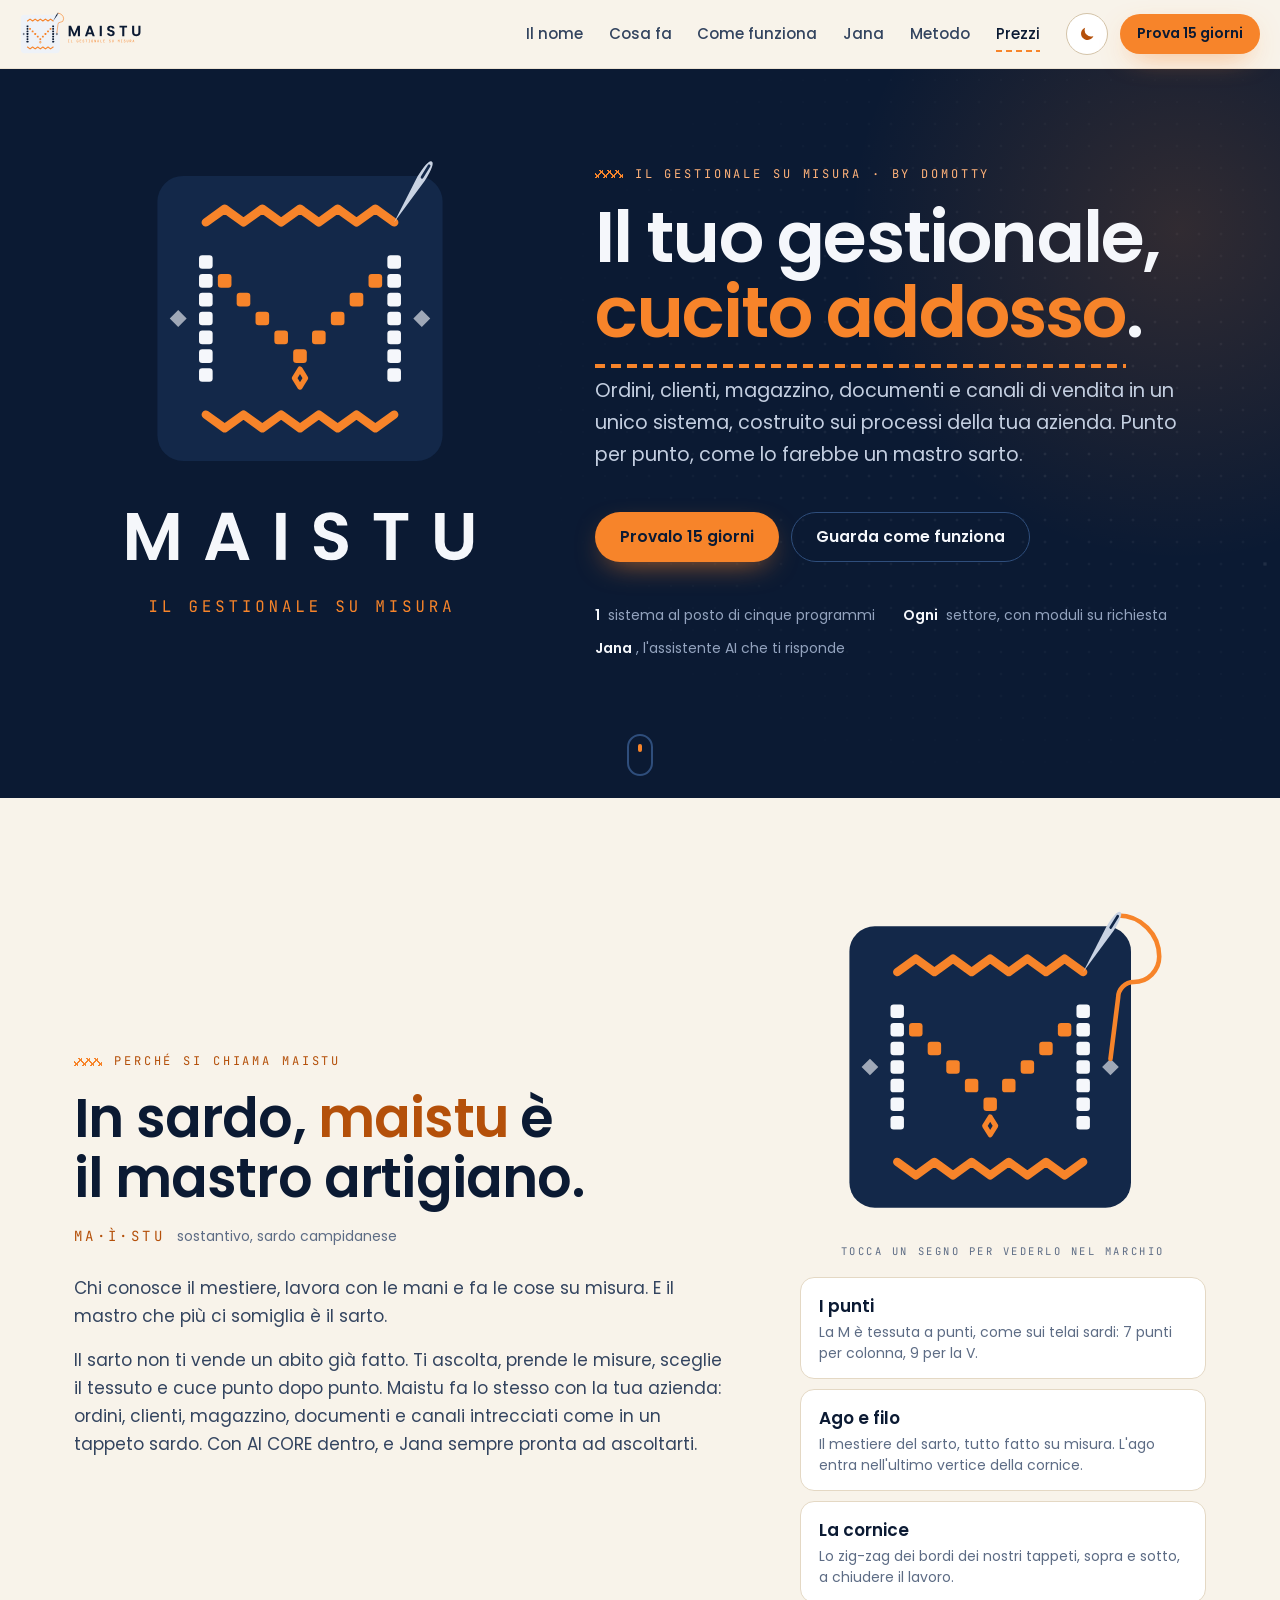
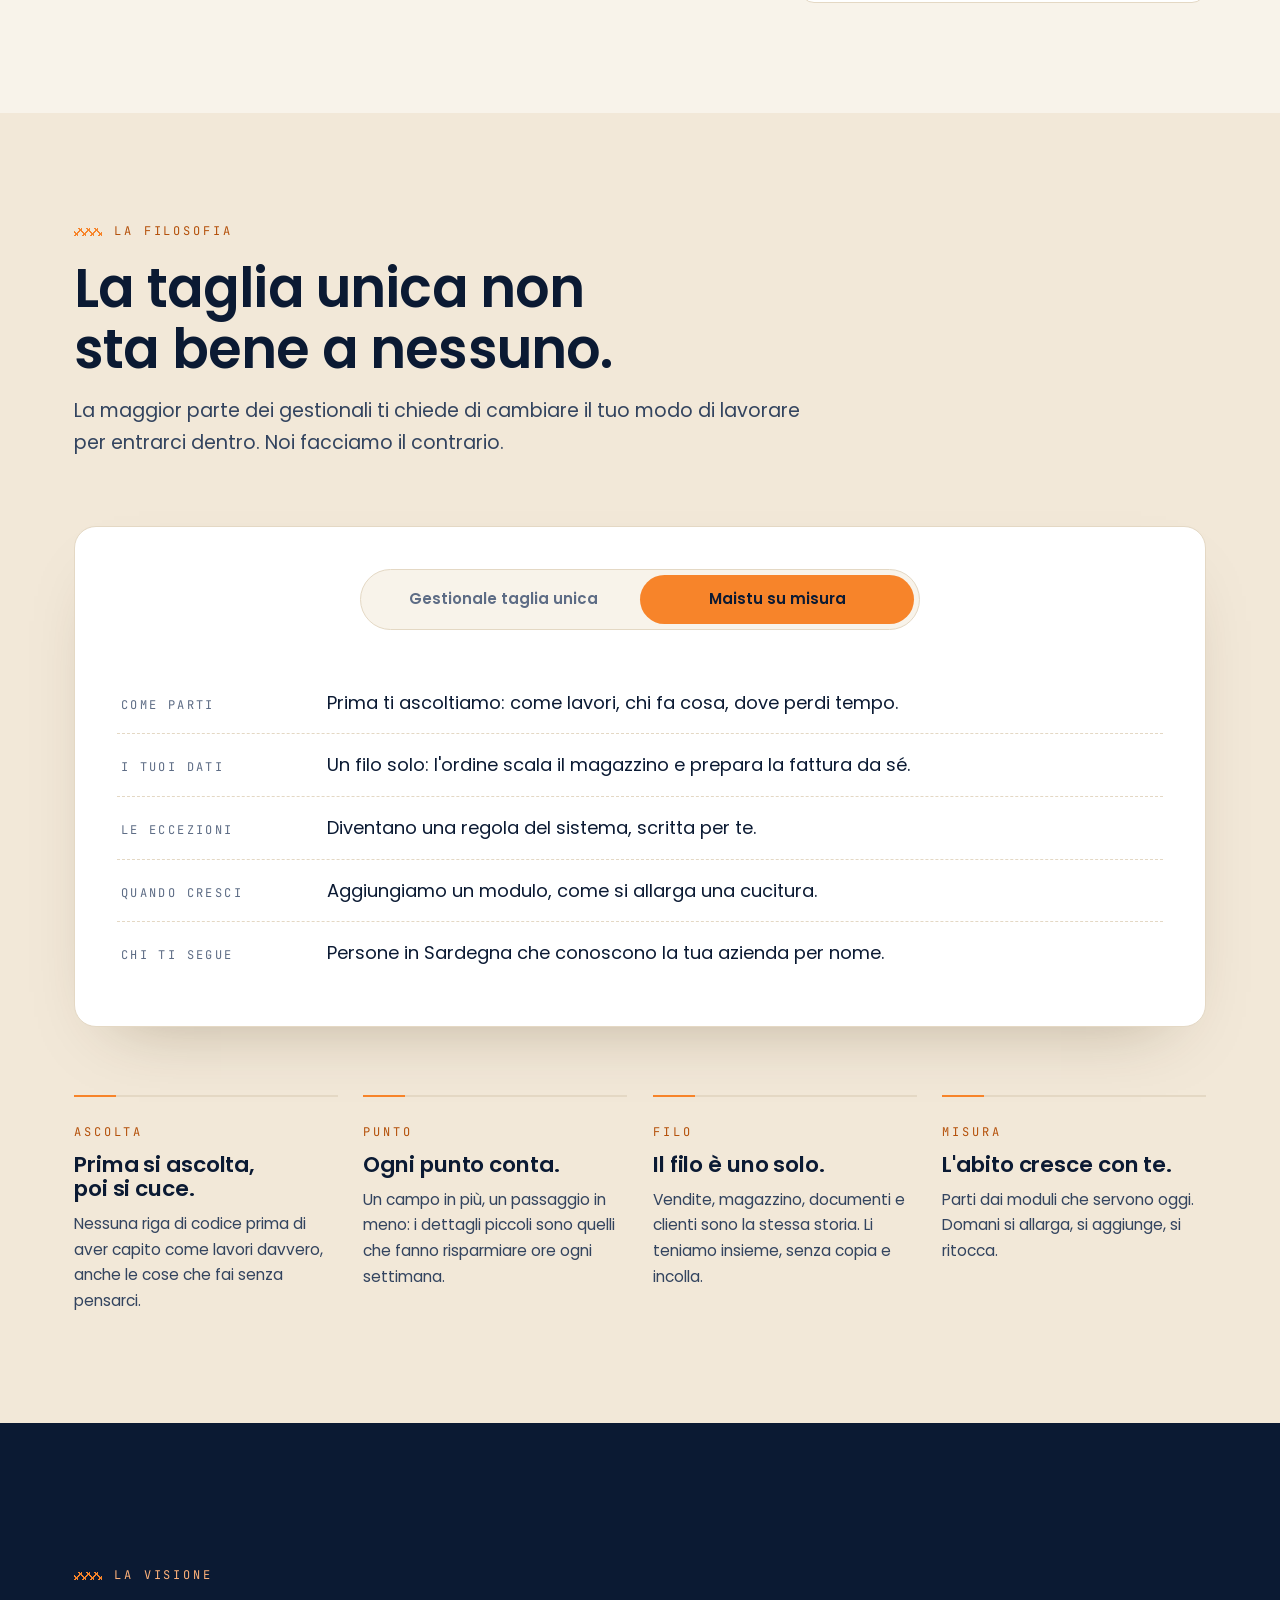
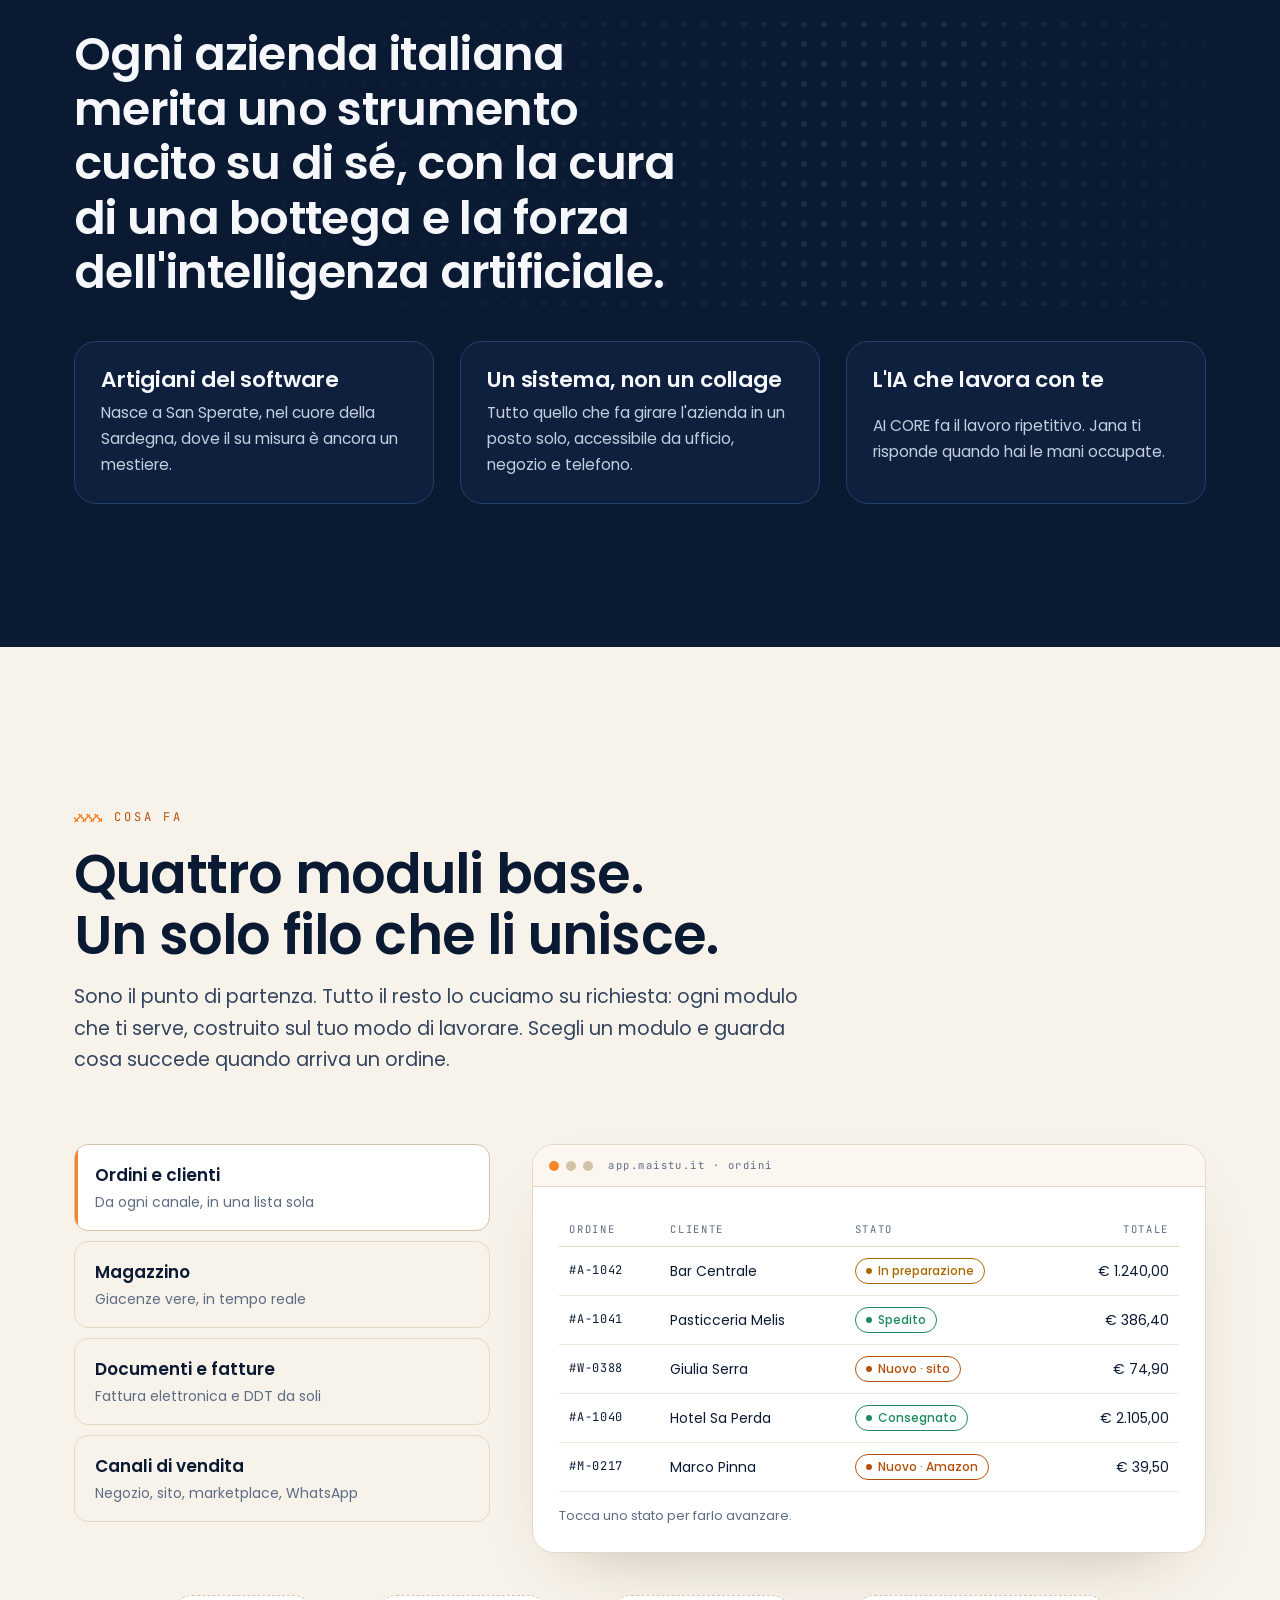
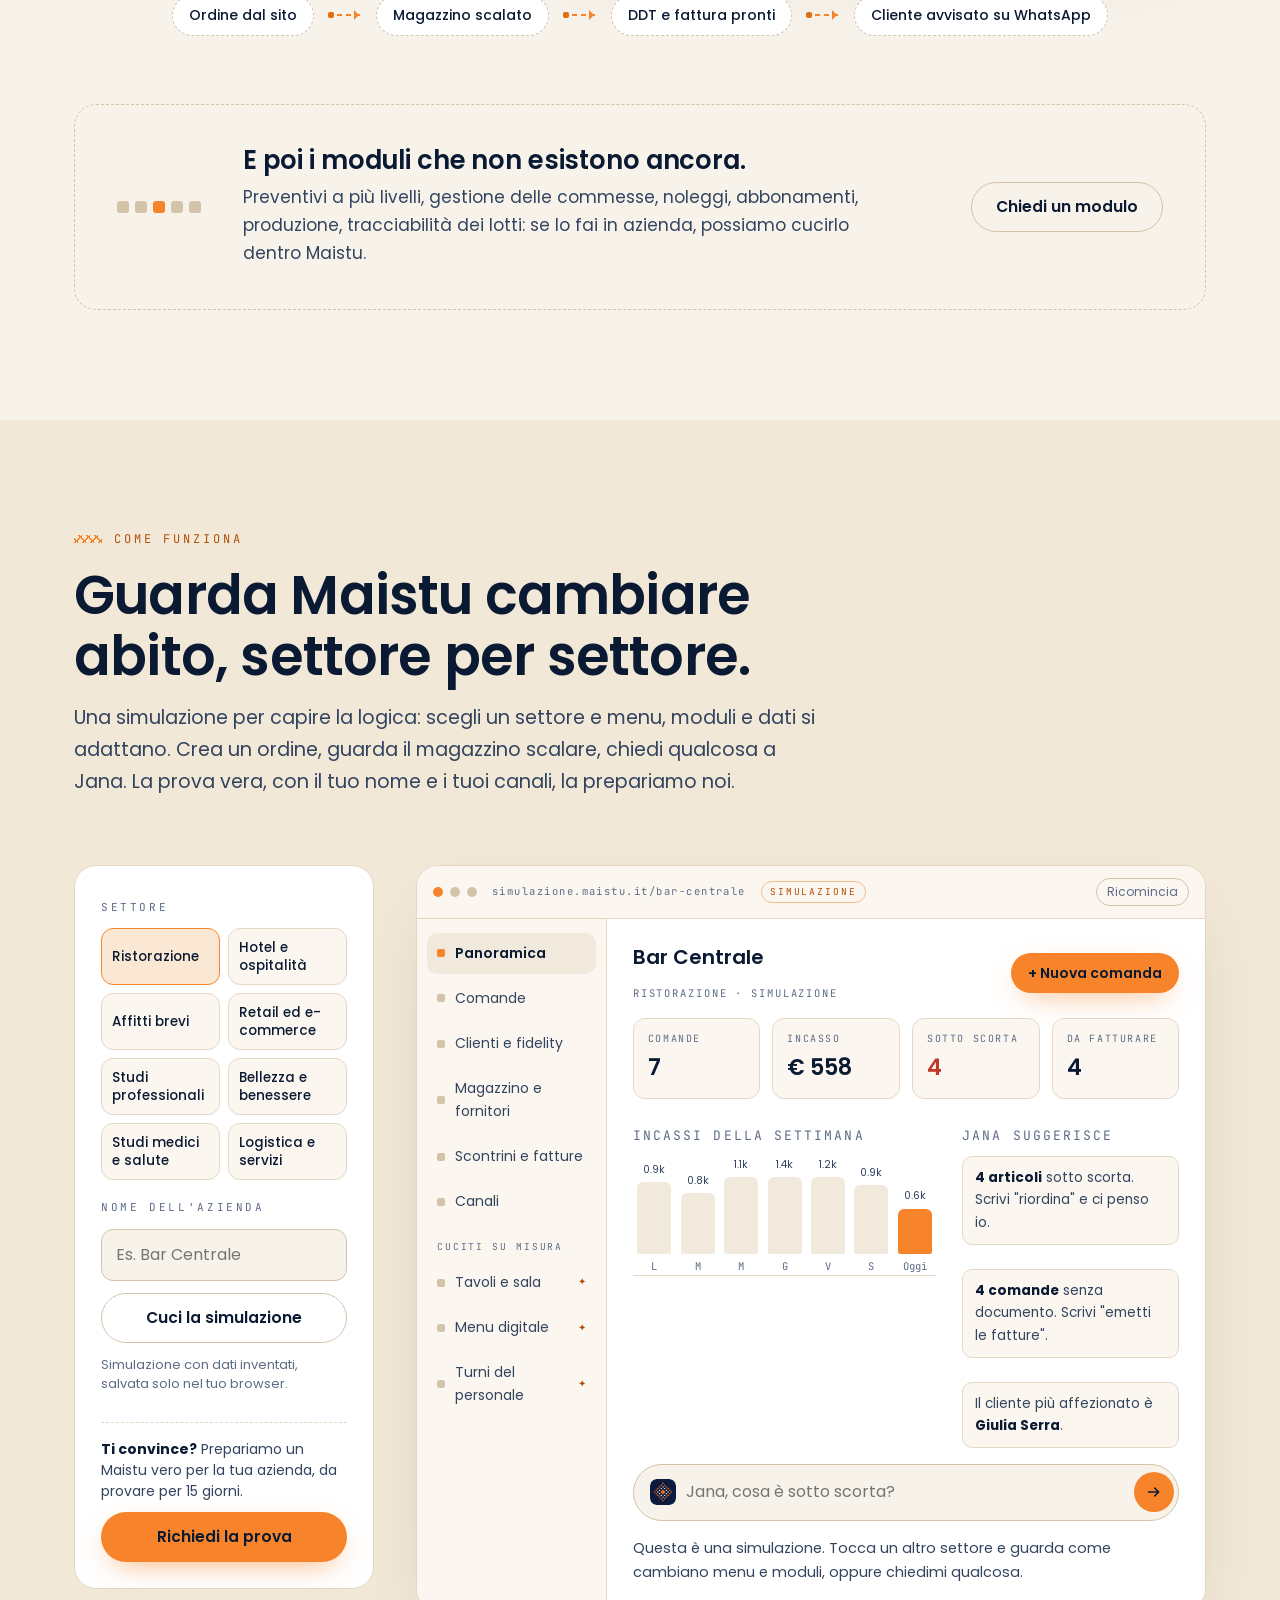
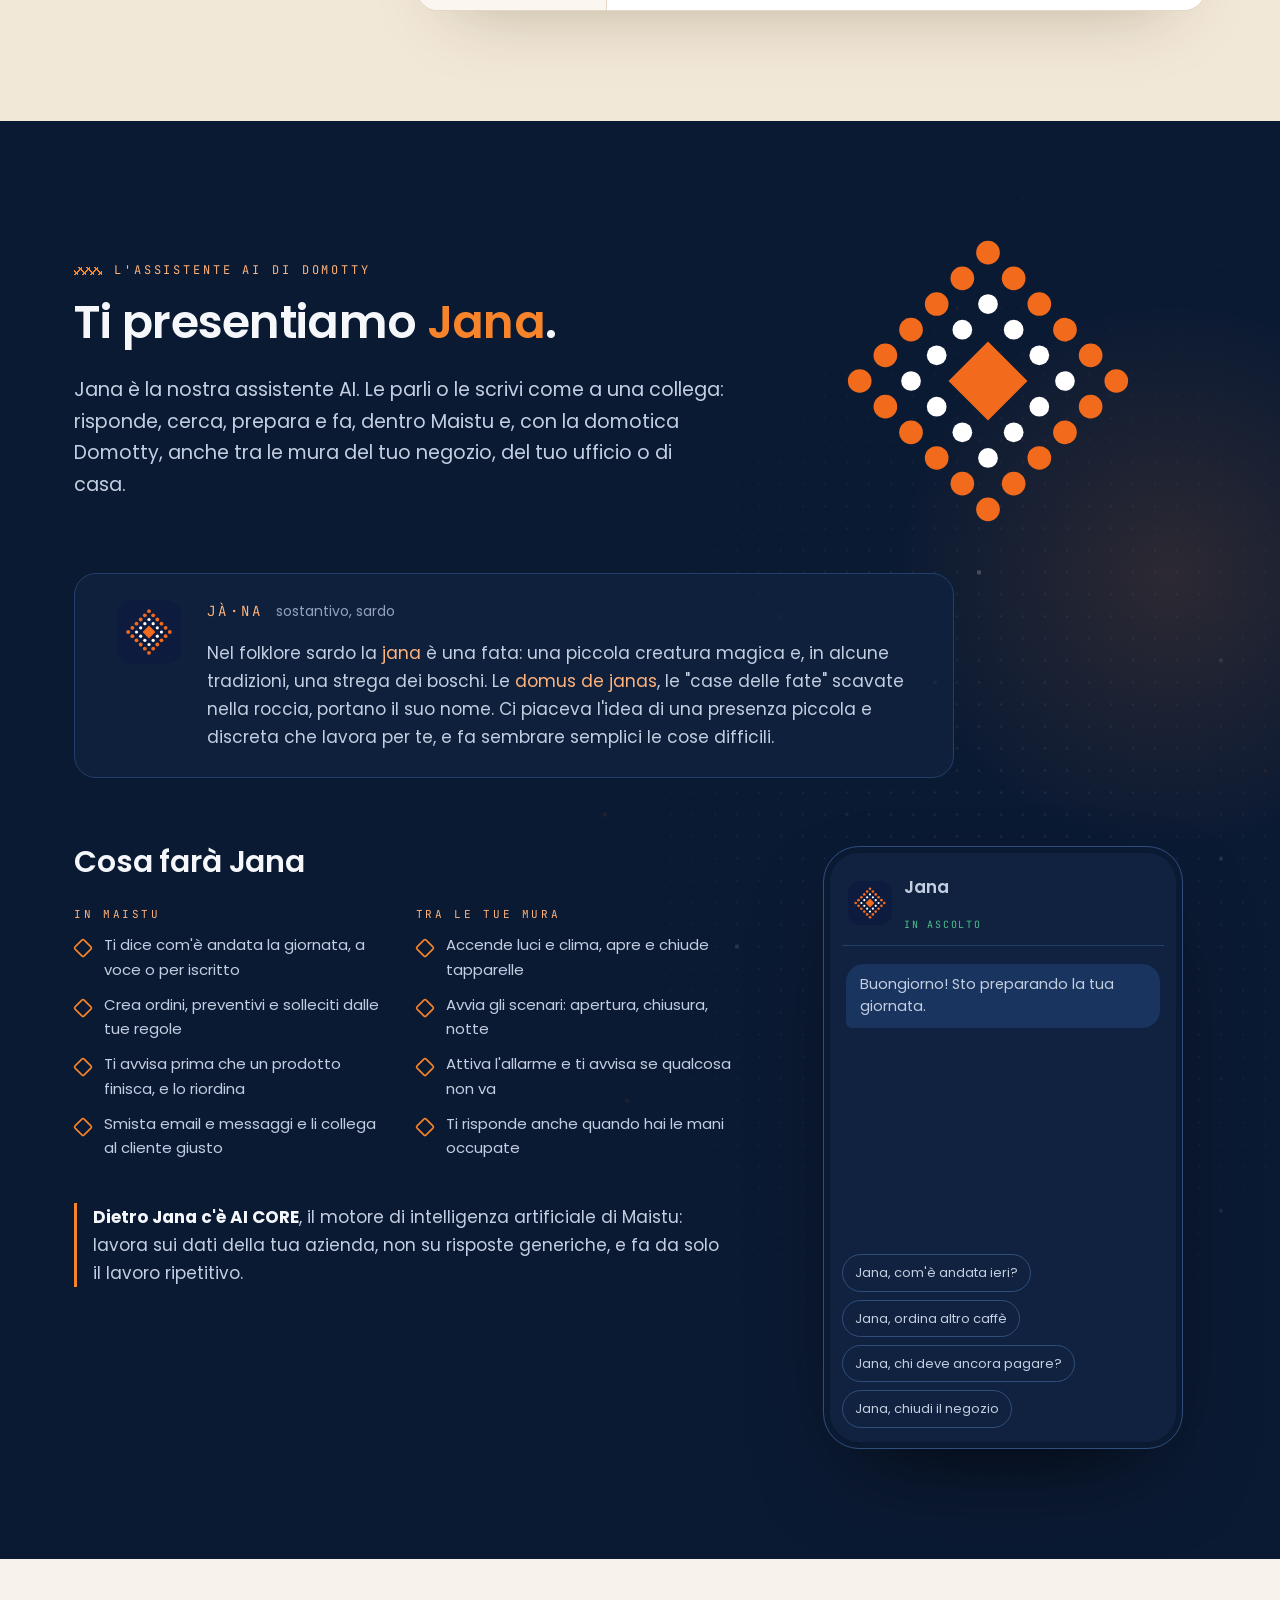
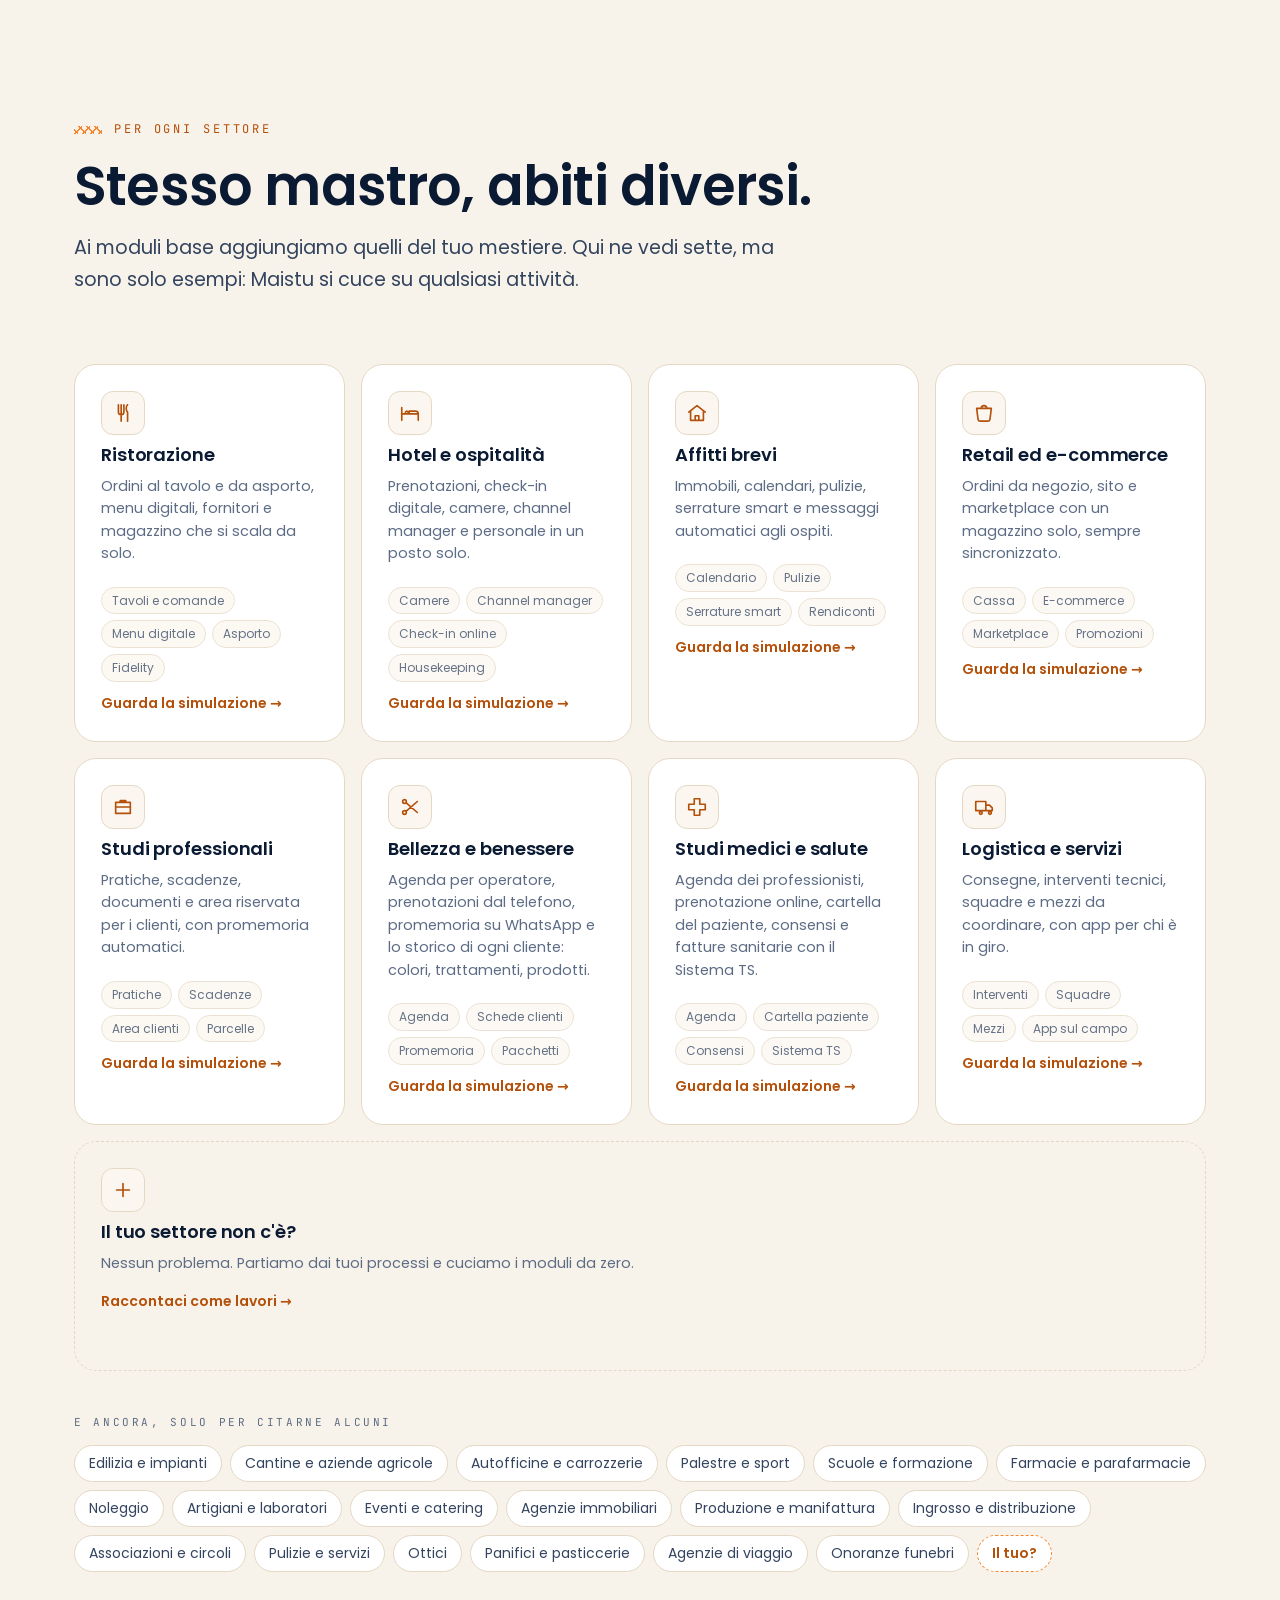
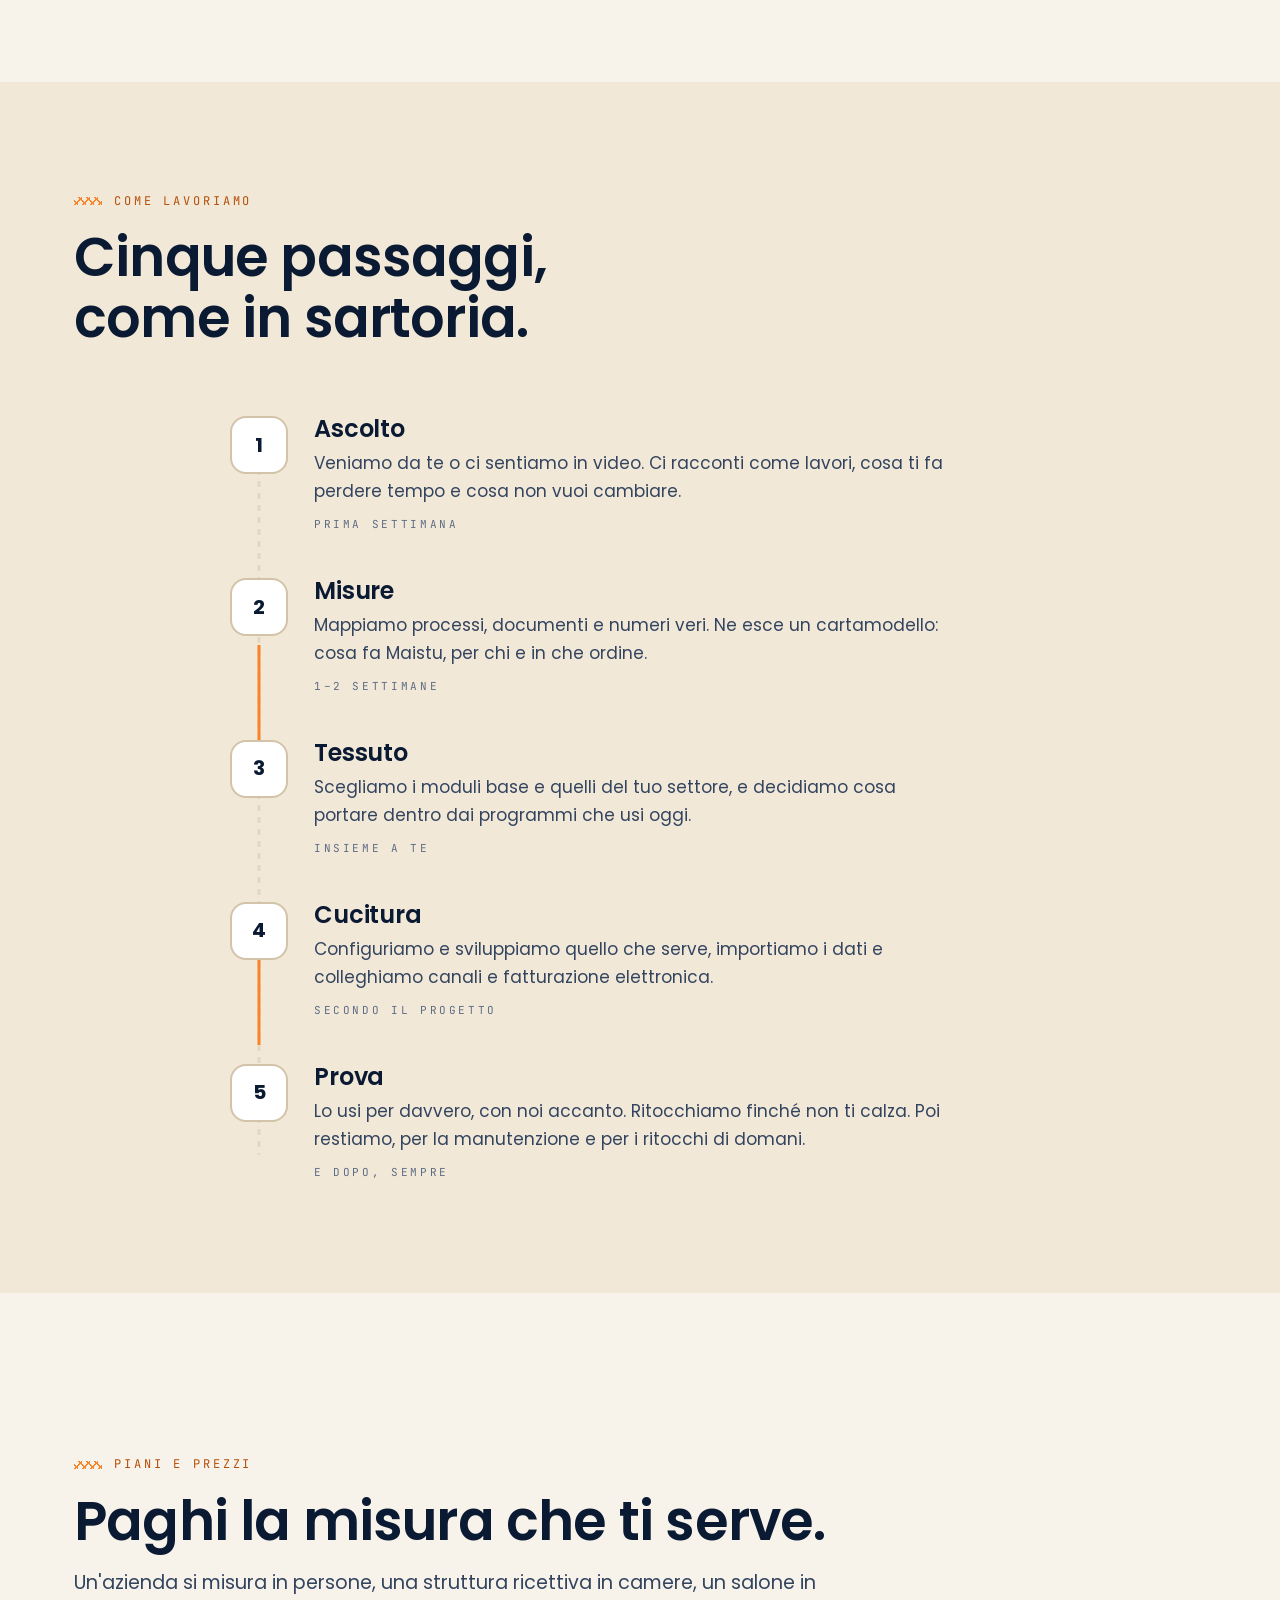
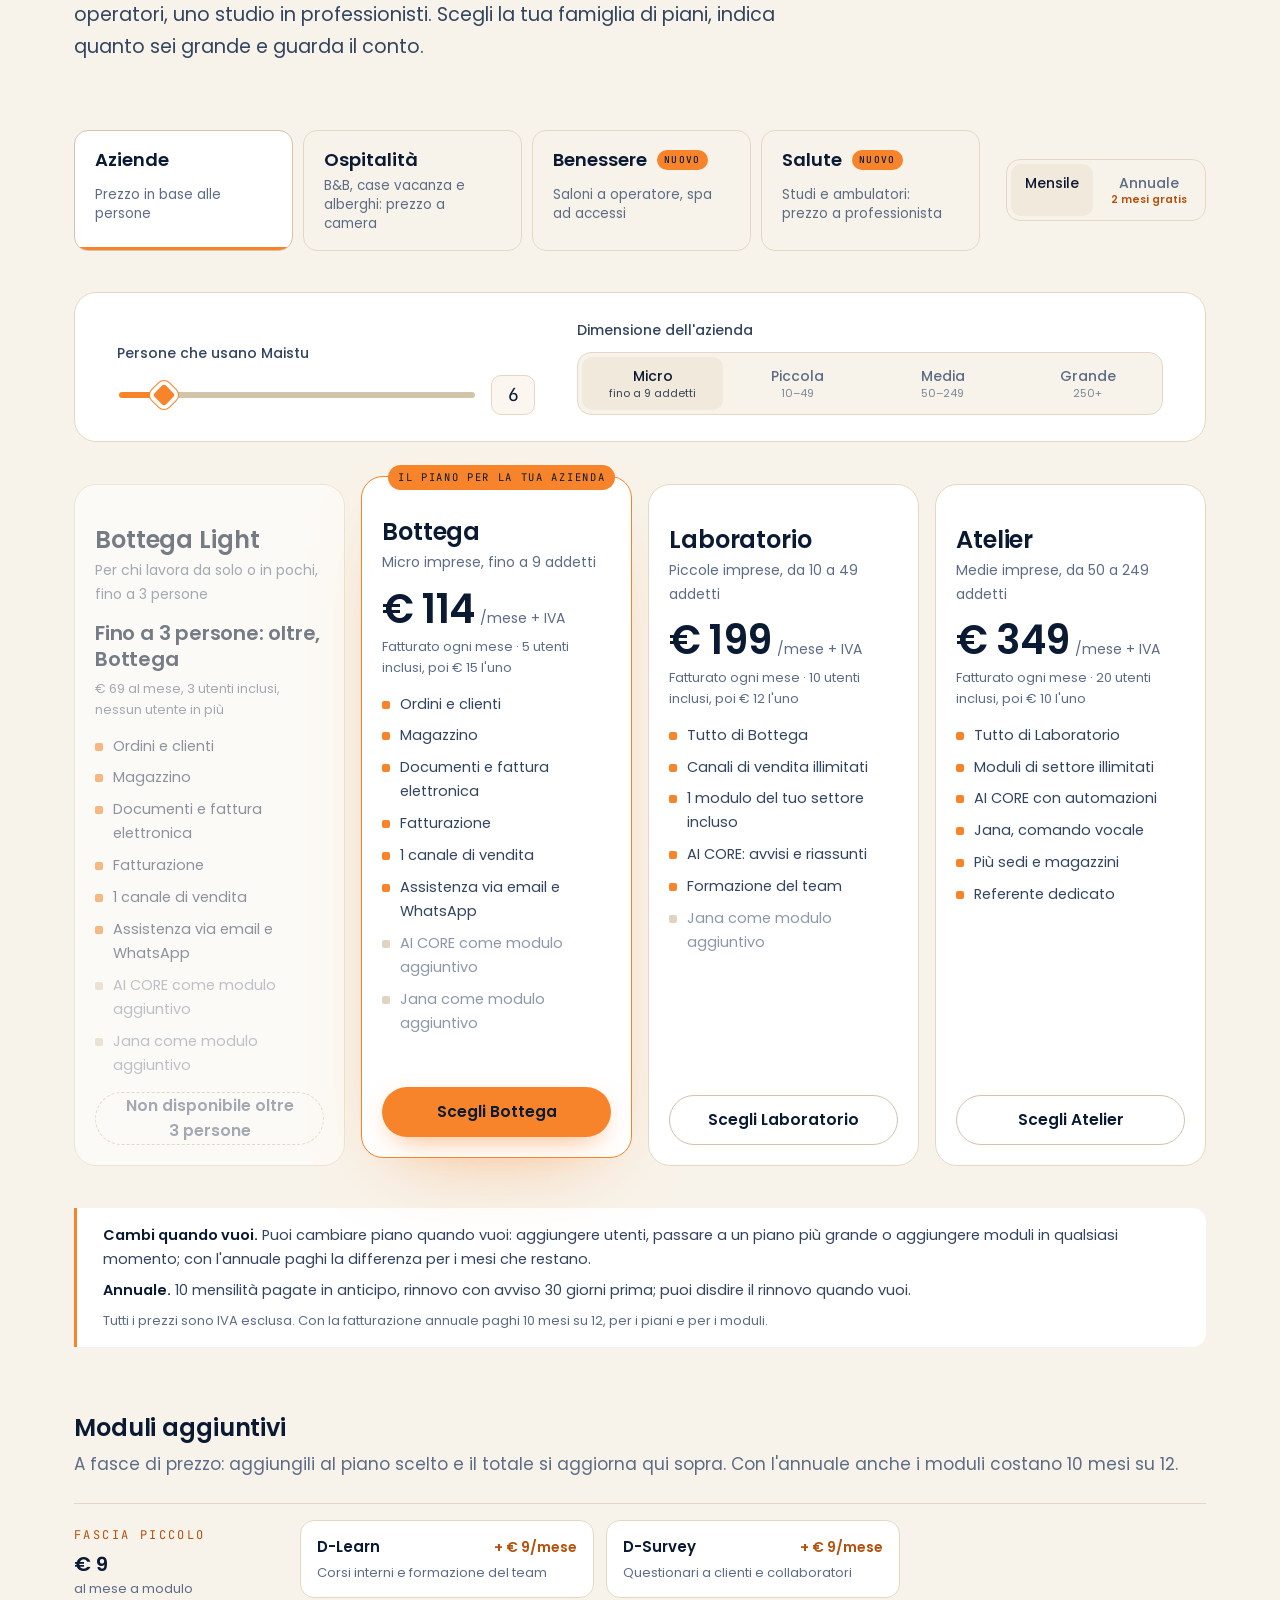
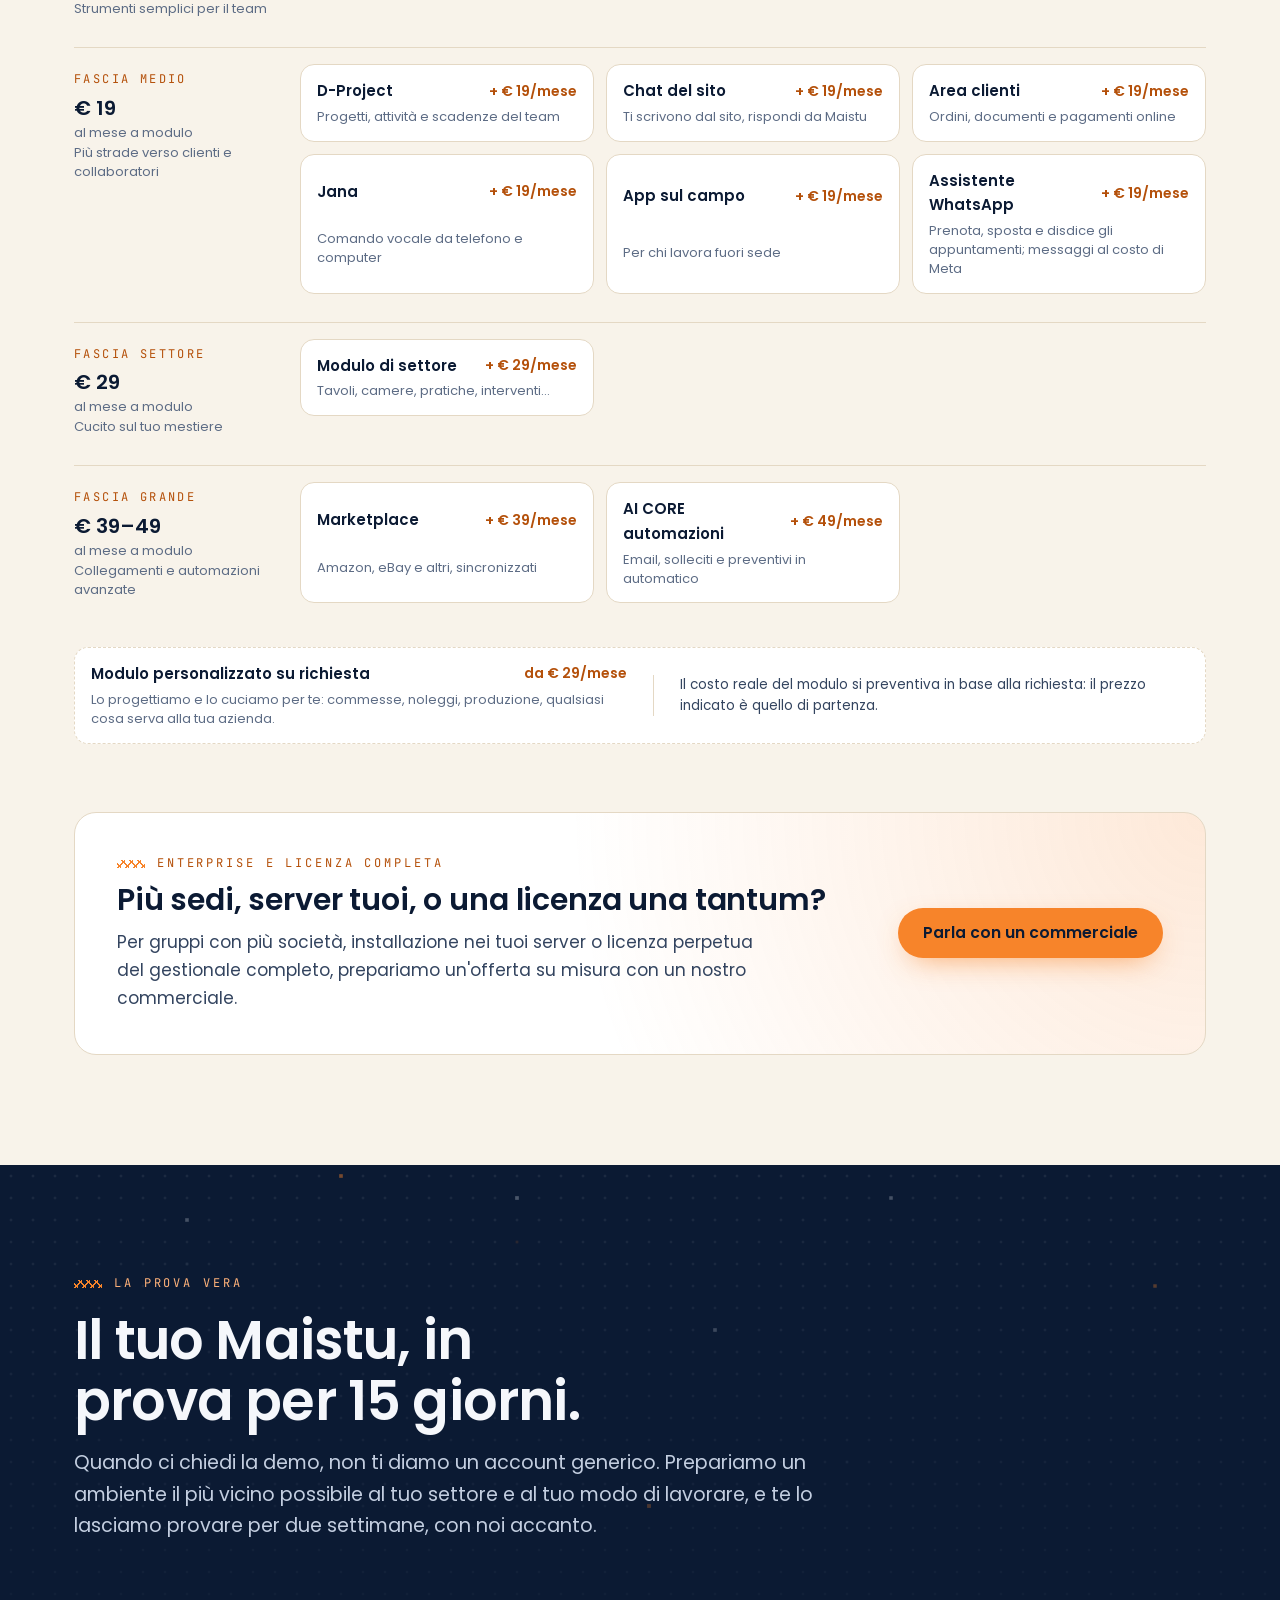
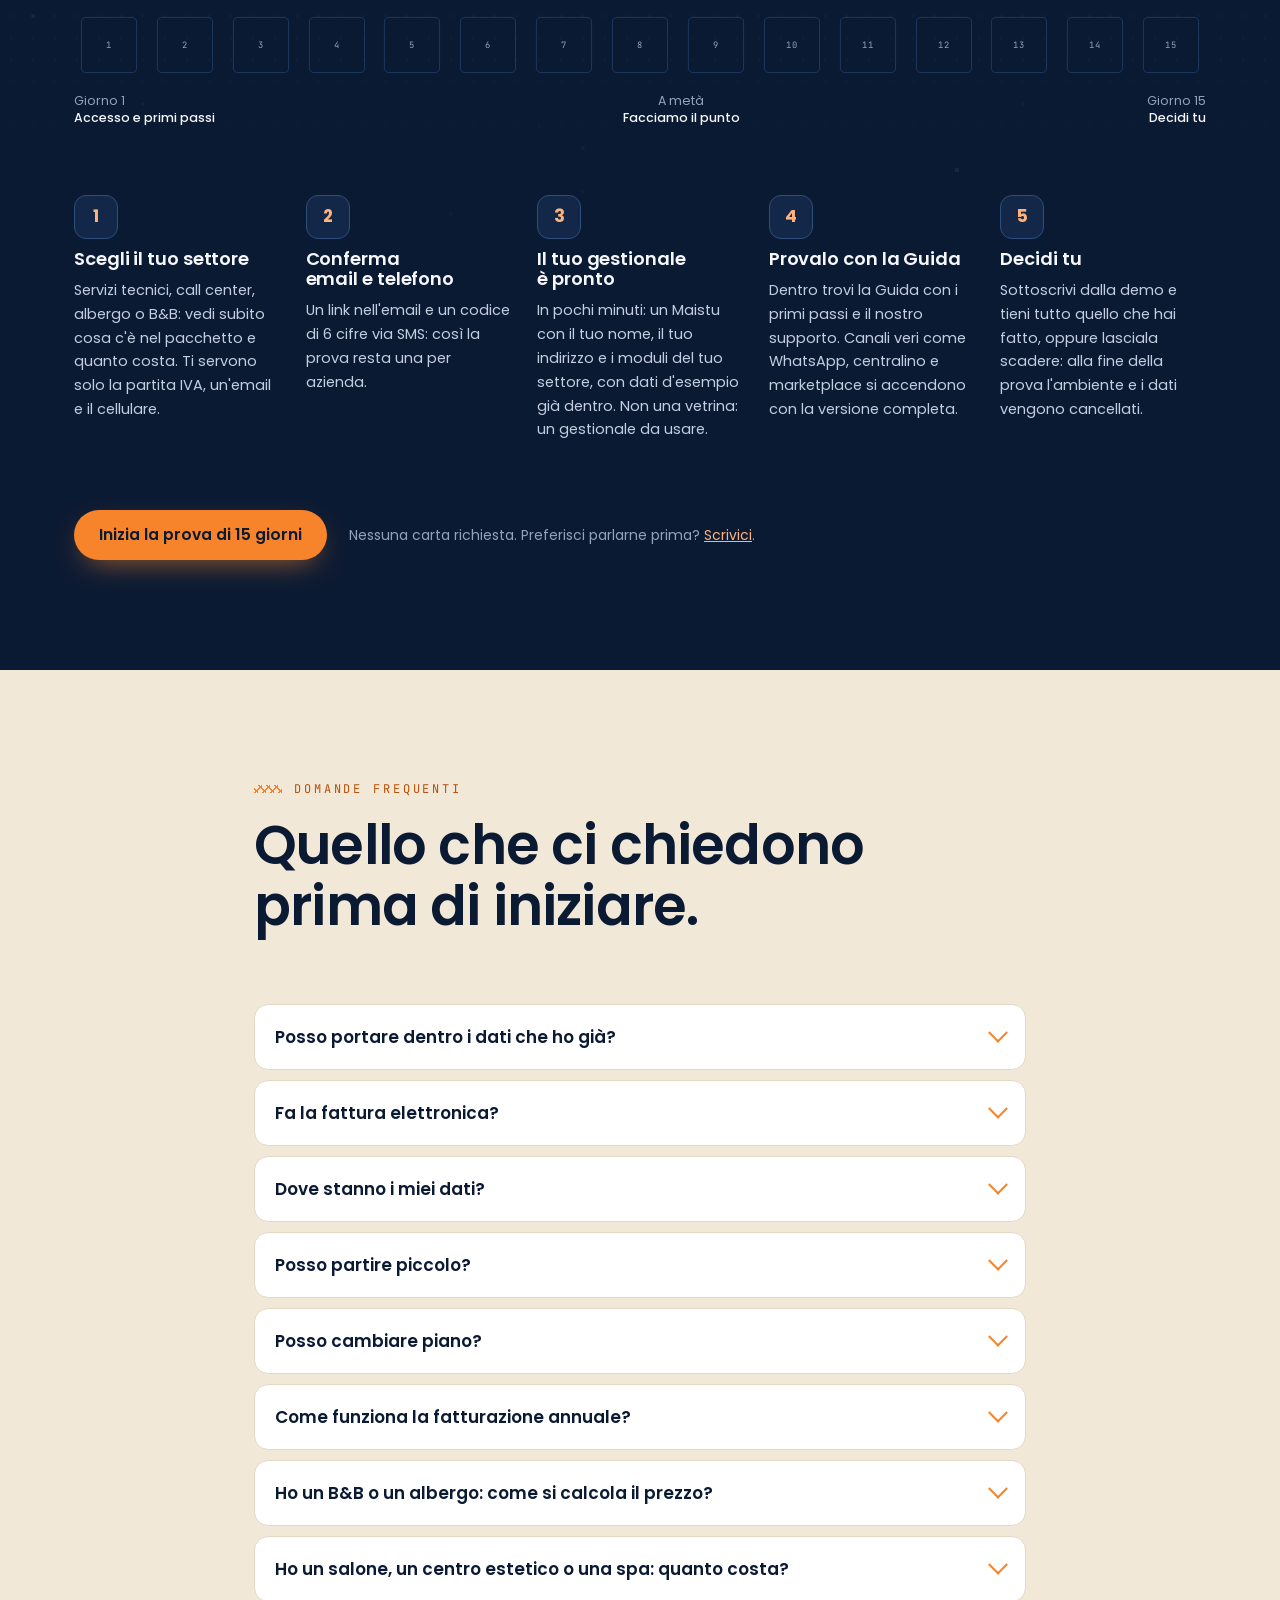
<file: index.html>
<!doctype html>
<html lang="it">
<head>
<meta charset="utf-8">
<meta name="viewport" content="width=device-width, initial-scale=1, viewport-fit=cover">
<title>Maistu</title>
<meta name="claude:viewport-fit-sides" content="cover">
<meta name="description" content="Maistu è il gestionale su misura di Domotty: ordini, clienti, magazzino, documenti e canali di vendita in un unico sistema, cucito sui processi della tua azienda. Con AI CORE e Jana.">
<meta name="theme-color" content="#0B1A33">
<meta property="og:title" content="Maistu · Il gestionale su misura">
<meta property="og:description" content="Ordini, clienti, magazzino, documenti e canali in un unico sistema, cucito sulla tua azienda. by Domotty.">
<meta property="og:image" content="https://maistu.it/assets/img/J02-post-social.png">
<meta property="og:url" content="https://maistu.it/">
<link rel="icon" href="assets/img/favicon.svg" type="image/svg+xml">
<link rel="icon" href="assets/img/favicon-32.png" sizes="32x32">
<link rel="apple-touch-icon" href="assets/img/favicon-180.png">
<link rel="preload" href="assets/fonts/poppins-latin-600-normal.woff2" as="font" type="font/woff2" crossorigin>
<link rel="stylesheet" href="assets/css/site.css">
<script>
  // Tema scelto in precedenza (prima del rendering, per evitare lampi).
  (function () { try { var t = localStorage.getItem('maistu-theme'); if (t === 'light' || t === 'dark') document.documentElement.setAttribute('data-theme', t); } catch (e) {} document.documentElement.classList.add('js'); })();
</script>
</head>
<body>
<a class="skip" href="#main">Vai al contenuto</a>

<header class="nav" id="nav">
  <div class="nav-in">
    <a class="brand" href="#top" aria-label="Maistu, torna all'inizio">
      <img class="logo-dark" src="assets/img/maistu-logo-orizzontale-scuro.svg" alt="Maistu" width="170" height="60">
      <img class="logo-light" src="assets/img/maistu-logo-orizzontale-chiaro.svg" alt="Maistu" width="170" height="60">
    </a>
    <nav class="links" aria-label="Sezioni">
      <a href="#nome">Il nome</a>
      <a href="#moduli">Cosa fa</a>
      <a href="#demo">Come funziona</a>
      <a href="#jana">Jana</a>
      <a href="#metodo">Metodo</a>
      <a href="#prezzi">Prezzi</a>
    </nav>
    <div class="nav-act">
      <button class="theme" id="theme" type="button" aria-label="Cambia tema chiaro o scuro">
        <svg class="i-sun" viewBox="0 0 24 24" width="18" height="18" aria-hidden="true"><circle cx="12" cy="12" r="4.5" fill="currentColor"/><g stroke="currentColor" stroke-width="2" stroke-linecap="round"><path d="M12 1.5v2.5M12 20v2.5M1.5 12H4M20 12h2.5M4.6 4.6l1.8 1.8M17.6 17.6l1.8 1.8M4.6 19.4l1.8-1.8M17.6 6.4l1.8-1.8"/></g></svg>
        <svg class="i-moon" viewBox="0 0 24 24" width="18" height="18" aria-hidden="true"><path d="M20.5 14.5A8.5 8.5 0 0 1 9.5 3.5a8.5 8.5 0 1 0 11 11Z" fill="currentColor"/></svg>
      </button>
      <a class="btn btn-or btn-sm" href="#prova">Prova 15 giorni</a>
    </div>
  </div>
  <div class="nav-thread" aria-hidden="true"><i id="thread"></i></div>
</header>

<main id="main">

<!-- ============ HERO ============ -->
<section class="hero night" id="top">
  <canvas class="trama" data-trama="hero" aria-hidden="true"></canvas>
  <div class="wrap hero-in">
    <figure class="hero-logo">
      <div class="k01" id="k01">
        <img id="k01img" src="assets/img/maistu-intro-K01.svg" alt="Maistu, il gestionale su misura" width="279" height="327">
      </div>
      <button class="replay" id="replay" type="button" aria-label="Rivedi l'animazione del marchio">
        <svg viewBox="0 0 24 24" width="14" height="14" aria-hidden="true"><path d="M4 12a8 8 0 1 0 2.4-5.7M4 4v4.5h4.5" fill="none" stroke="currentColor" stroke-width="2.2" stroke-linecap="round" stroke-linejoin="round"/></svg>
        Rivedi
      </button>
    </figure>
    <div class="hero-copy">
      <p class="eyebrow hx" style="--d:.2s">Il gestionale su misura · by Domotty</p>
      <h1 class="hx" style="--d:.45s">Il tuo gestionale,<br><span class="stitch-word">cucito addosso</span>.</h1>
      <p class="lead hx" style="--d:.7s">Ordini, clienti, magazzino, documenti e canali di vendita in un unico sistema, costruito sui processi della tua azienda. Punto per punto, come lo farebbe un mastro sarto.</p>
      <div class="cta hx" style="--d:.95s">
        <a class="btn btn-or" href="#prova">Provalo 15 giorni</a>
        <a class="btn btn-ghost" href="#demo">Guarda come funziona</a>
      </div>
      <ul class="hero-proof hx" style="--d:1.2s">
        <li><b>1</b> sistema al posto di cinque programmi</li>
        <li><b>Ogni</b> settore, con moduli su richiesta</li>
        <li><b>Jana</b>, l'assistente AI che ti risponde</li>
      </ul>
    </div>
  </div>
  <a class="scroll-cue" href="#nome" aria-label="Scorri alla sezione successiva"><span></span></a>
</section>

<!-- ============ IL NOME ============ -->
<section class="sec" id="nome">
  <div class="wrap two">
    <div class="rv">
      <p class="eyebrow">Perché si chiama Maistu</p>
      <h2>In sardo, <em>maistu</em> è il mastro artigiano.</h2>
      <p class="pron"><span class="mono">ma·ì·stu</span> <span class="muted">sostantivo, sardo campidanese</span></p>
      <p>Chi conosce il mestiere, lavora con le mani e fa le cose su misura. E il mastro che più ci somiglia è il sarto.</p>
      <p>Il sarto non ti vende un abito già fatto. Ti ascolta, prende le misure, sceglie il tessuto e cuce punto dopo punto. Maistu fa lo stesso con la tua azienda: ordini, clienti, magazzino, documenti e canali intrecciati come in un tappeto sardo. Con AI CORE dentro, e Jana sempre pronta ad ascoltarti.</p>
    </div>
    <div class="mark-explorer rv">
      <div class="mark-stage" id="markStage" data-focus="">
        <img src="assets/img/maistu-marchio.svg" alt="Il marchio Maistu" width="400" height="400" id="markFallback">
      </div>
      <p class="mono mini">Tocca un segno per vederlo nel marchio</p>
      <div class="signs" role="tablist" aria-label="I tre segni del marchio">
        <button class="sign" role="tab" aria-selected="false" data-sign="punti" type="button">
          <span class="sign-t">I punti</span>
          <span class="sign-d">La M è tessuta a punti, come sui telai sardi: 7 punti per colonna, 9 per la V.</span>
        </button>
        <button class="sign" role="tab" aria-selected="false" data-sign="ago" type="button">
          <span class="sign-t">Ago e filo</span>
          <span class="sign-d">Il mestiere del sarto, tutto fatto su misura. L'ago entra nell'ultimo vertice della cornice.</span>
        </button>
        <button class="sign" role="tab" aria-selected="false" data-sign="cornice" type="button">
          <span class="sign-t">La cornice</span>
          <span class="sign-d">Lo zig-zag dei bordi dei nostri tappeti, sopra e sotto, a chiudere il lavoro.</span>
        </button>
      </div>
    </div>
  </div>
</section>

<!-- ============ FILOSOFIA ============ -->
<section class="sec sec-alt" id="filosofia">
  <div class="wrap">
    <div class="head rv">
      <p class="eyebrow">La filosofia</p>
      <h2>La taglia unica non sta bene a nessuno.</h2>
      <p class="lead">La maggior parte dei gestionali ti chiede di cambiare il tuo modo di lavorare per entrarci dentro. Noi facciamo il contrario.</p>
    </div>
    <div class="fit rv" id="fit" data-mode="maistu">
      <div class="fit-switch" role="radiogroup" aria-label="Confronta">
        <button type="button" role="radio" aria-checked="false" data-mode="taglia">Gestionale taglia unica</button>
        <button type="button" role="radio" aria-checked="true" data-mode="maistu">Maistu su misura</button>
        <span class="fit-knob" aria-hidden="true"></span>
      </div>
      <ul class="fit-rows">
        <li><span class="fit-k">Come parti</span><span class="fit-v" data-a="Scegli un pacchetto e ti adatti ai suoi campi." data-b="Prima ti ascoltiamo: come lavori, chi fa cosa, dove perdi tempo."></span></li>
        <li><span class="fit-k">I tuoi dati</span><span class="fit-v" data-a="Ordini in un programma, magazzino in un altro, fatture in un terzo." data-b="Un filo solo: l'ordine scala il magazzino e prepara la fattura da sé."></span></li>
        <li><span class="fit-k">Le eccezioni</span><span class="fit-v" data-a="Finiscono su un foglio Excel parallelo." data-b="Diventano una regola del sistema, scritta per te."></span></li>
        <li><span class="fit-k">Quando cresci</span><span class="fit-v" data-a="Cambi software e ricominci da capo." data-b="Aggiungiamo un modulo, come si allarga una cucitura."></span></li>
        <li><span class="fit-k">Chi ti segue</span><span class="fit-v" data-a="Un ticket e una coda d'attesa." data-b="Persone in Sardegna che conoscono la tua azienda per nome."></span></li>
      </ul>
    </div>

    <div class="manifesto">
      <article class="man rv"><span class="man-n mono">Ascolta</span><h3>Prima si ascolta, poi si cuce.</h3><p>Nessuna riga di codice prima di aver capito come lavori davvero, anche le cose che fai senza pensarci.</p></article>
      <article class="man rv"><span class="man-n mono">Punto</span><h3>Ogni punto conta.</h3><p>Un campo in più, un passaggio in meno: i dettagli piccoli sono quelli che fanno risparmiare ore ogni settimana.</p></article>
      <article class="man rv"><span class="man-n mono">Filo</span><h3>Il filo è uno solo.</h3><p>Vendite, magazzino, documenti e clienti sono la stessa storia. Li teniamo insieme, senza copia e incolla.</p></article>
      <article class="man rv"><span class="man-n mono">Misura</span><h3>L'abito cresce con te.</h3><p>Parti dai moduli che servono oggi. Domani si allarga, si aggiunge, si ritocca.</p></article>
    </div>
  </div>
</section>

<!-- ============ VISION ============ -->
<section class="sec vision night" id="vision">
  <div class="loom" id="loom" aria-hidden="true"></div>
  <div class="wrap vision-in">
    <p class="eyebrow rv">La visione</p>
    <h2 class="rv big">Ogni azienda italiana merita uno strumento cucito su di sé, con la cura di una bottega e la forza dell'intelligenza artificiale.</h2>
    <div class="pillars">
      <div class="pillar rv"><h3>Artigiani del software</h3><p>Nasce a San Sperate, nel cuore della Sardegna, dove il su misura è ancora un mestiere.</p></div>
      <div class="pillar rv"><h3>Un sistema, non un collage</h3><p>Tutto quello che fa girare l'azienda in un posto solo, accessibile da ufficio, negozio e telefono.</p></div>
      <div class="pillar rv"><h3>L'IA che lavora con te</h3><p>AI CORE fa il lavoro ripetitivo. Jana ti risponde quando hai le mani occupate.</p></div>
    </div>
  </div>
</section>

<div class="zz" aria-hidden="true"><svg viewBox="0 0 1200 24" preserveAspectRatio="none"><polyline pathLength="1" points="0,4 40,20 80,4 120,20 160,4 200,20 240,4 280,20 320,4 360,20 400,4 440,20 480,4 520,20 560,4 600,20 640,4 680,20 720,4 760,20 800,4 840,20 880,4 920,20 960,4 1000,20 1040,4 1080,20 1120,4 1160,20 1200,4"/></svg></div>
<!-- ============ MODULI ============ -->
<section class="sec" id="moduli">
  <div class="wrap">
    <div class="head rv">
      <p class="eyebrow">Cosa fa</p>
      <h2>Quattro moduli base. Un solo filo che li unisce.</h2>
      <p class="lead">Sono il punto di partenza. Tutto il resto lo cuciamo su richiesta: ogni modulo che ti serve, costruito sul tuo modo di lavorare. Scegli un modulo e guarda cosa succede quando arriva un ordine.</p>
    </div>
    <div class="mods rv">
      <div class="mod-tabs" role="tablist" aria-label="Moduli">
        <button role="tab" type="button" aria-selected="true" data-mod="ordini"><span class="mt">Ordini e clienti</span><span class="md">Da ogni canale, in una lista sola</span></button>
        <button role="tab" type="button" aria-selected="false" data-mod="magazzino"><span class="mt">Magazzino</span><span class="md">Giacenze vere, in tempo reale</span></button>
        <button role="tab" type="button" aria-selected="false" data-mod="documenti"><span class="mt">Documenti e fatture</span><span class="md">Fattura elettronica e DDT da soli</span></button>
        <button role="tab" type="button" aria-selected="false" data-mod="canali"><span class="mt">Canali di vendita</span><span class="md">Negozio, sito, marketplace, WhatsApp</span></button>
      </div>
      <div class="mod-view win" aria-live="polite">
        <div class="win-bar"><i></i><i></i><i></i><span class="mono" id="modUrl">app.maistu.it · ordini</span></div>
        <div class="mod-body" id="modBody"></div>
      </div>
    </div>
    <div class="flow rv" aria-label="Il filo: cosa succede a un ordine">
      <span class="flow-step">Ordine dal sito</span><span class="flow-arrow" aria-hidden="true"></span>
      <span class="flow-step">Magazzino scalato</span><span class="flow-arrow" aria-hidden="true"></span>
      <span class="flow-step">DDT e fattura pronti</span><span class="flow-arrow" aria-hidden="true"></span>
      <span class="flow-step">Cliente avvisato su WhatsApp</span>
    </div>
    <div class="ondemand rv">
      <div class="od-stitch" aria-hidden="true"><span></span><span></span><span></span><span></span><span></span></div>
      <div><h3>E poi i moduli che non esistono ancora.</h3><p>Preventivi a più livelli, gestione delle commesse, noleggi, abbonamenti, produzione, tracciabilità dei lotti: se lo fai in azienda, possiamo cucirlo dentro Maistu.</p></div>
      <a class="btn btn-ghost" href="#contatti" data-tipo="Modulo su misura">Chiedi un modulo</a>
    </div>
  </div>
</section>

<!-- ============ DEMO ============ -->
<section class="sec sec-alt" id="demo">
  <div class="wrap">
    <div class="head rv">
      <p class="eyebrow">Come funziona</p>
      <h2>Guarda Maistu cambiare abito, settore per settore.</h2>
      <p class="lead">Una simulazione per capire la logica: scegli un settore e menu, moduli e dati si adattano. Crea un ordine, guarda il magazzino scalare, chiedi qualcosa a Jana. La prova vera, con il tuo nome e i tuoi canali, la prepariamo noi.</p>
    </div>

    <div class="tailor rv" id="tailor">
      <div class="tailor-form">
        <p class="step-l mono">Settore</p>
        <div class="sectors" id="sectors" role="radiogroup" aria-label="Settore"></div>
        <label class="step-l mono" for="bizName">Nome dell'azienda</label>
        <input id="bizName" type="text" maxlength="40" placeholder="Es. Bar Centrale" autocomplete="organization">
        <button class="btn btn-ghost btn-wide" id="buildDemo" type="button">Cuci la simulazione</button>
        <p class="tiny muted">Simulazione con dati inventati, salvata solo nel tuo browser.</p>
        <div class="sim-cta">
          <p><b>Ti convince?</b> Prepariamo un Maistu vero per la tua azienda, da provare per 15 giorni.</p>
          <a class="btn btn-or btn-wide" href="#prova">Richiedi la prova</a>
        </div>
      </div>
      <div class="tailor-out">
        <div class="sewing" id="sewing" hidden>
          <svg viewBox="0 0 220 40" width="220" height="40" aria-hidden="true"><path class="sew-line" d="M6 20 H214" /></svg>
          <p class="mono" id="sewMsg">Prendiamo le misure…</p>
        </div>
        <div class="app win" id="app">
          <div class="win-bar"><i></i><i></i><i></i><span class="mono" id="appUrl">simulazione.maistu.it</span><span class="sim-tag mono">Simulazione</span><button class="app-reset" id="appReset" type="button">Ricomincia</button></div>
          <div class="app-in">
            <aside class="app-side" id="appSide" aria-label="Menu della demo"></aside>
            <div class="app-main">
              <div class="app-top"><div><p class="app-co" id="appCo">Bar Centrale</p><p class="app-sub mono" id="appSub">Ristorazione · demo</p></div><button class="btn btn-or btn-sm" id="appNew" type="button">+ Nuovo ordine</button></div>
              <div class="app-view" id="appView"></div>
              <form class="jana-bar" id="janaBar" autocomplete="off">
                <img class="jana-ic" src="assets/img/jana/jana-icona.svg" alt="" width="26" height="26">
                <label class="sr" for="janaIn">Chiedi a Jana</label>
                <input id="janaIn" type="text" placeholder="Jana, cosa è sotto scorta?">
                <button type="submit" aria-label="Invia a Jana"><svg viewBox="0 0 24 24" width="16" height="16" aria-hidden="true"><path d="M4 12h14M13 6l6 6-6 6" fill="none" stroke="currentColor" stroke-width="2.4" stroke-linecap="round" stroke-linejoin="round"/></svg></button>
              </form>
              <p class="jana-out" id="janaOut" aria-live="polite"></p>
            </div>
          </div>
        </div>
      </div>
    </div>
  </div>
</section>

<!-- ============ JANA, ASSISTENTE AI ============ -->
<section class="sec night jana-sec" id="jana">
  <canvas class="trama" data-trama="jana" aria-hidden="true"></canvas>
  <div class="wrap">
    <div class="jana-intro">
      <div class="rv">
        <p class="eyebrow">L'assistente AI di Domotty</p>
        <h2 class="jana-title">Ti presentiamo <span>Jana</span>.</h2>
        <p class="lead">Jana è la nostra assistente AI. Le parli o le scrivi come a una collega: risponde, cerca, prepara e fa, dentro Maistu e, con la domotica Domotty, anche tra le mura del tuo negozio, del tuo ufficio o di casa.</p>
      </div>
      <figure class="jana-mark rv" id="janaMark" aria-label="Il simbolo di Jana">
        <img src="assets/img/jana/jana-simbolo-per-fondi-scuri.svg" alt="Il simbolo di Jana" width="152" height="152">
      </figure>
    </div>

    <div class="jana-name rv">
      <img src="assets/img/jana/jana-icona.svg" alt="" width="64" height="64">
      <div>
        <p class="pron"><span class="mono">jà·na</span> <span class="muted">sostantivo, sardo</span></p>
        <p>Nel folklore sardo la <em>jana</em> è una fata: una piccola creatura magica e, in alcune tradizioni, una strega dei boschi. Le <em>domus de janas</em>, le "case delle fate" scavate nella roccia, portano il suo nome. Ci piaceva l'idea di una presenza piccola e discreta che lavora per te, e fa sembrare semplici le cose difficili.</p>
      </div>
    </div>

    <div class="two jana-body">
      <div class="rv">
        <h3 class="jana-h3">Cosa farà Jana</h3>
        <div class="jana-cols">
          <div>
            <p class="mono jana-k">In Maistu</p>
            <ul class="ticks">
              <li>Ti dice com'è andata la giornata, a voce o per iscritto</li>
              <li>Crea ordini, preventivi e solleciti dalle tue regole</li>
              <li>Ti avvisa prima che un prodotto finisca, e lo riordina</li>
              <li>Smista email e messaggi e li collega al cliente giusto</li>
            </ul>
          </div>
          <div>
            <p class="mono jana-k">Tra le tue mura</p>
            <ul class="ticks">
              <li>Accende luci e clima, apre e chiude tapparelle</li>
              <li>Avvia gli scenari: apertura, chiusura, notte</li>
              <li>Attiva l'allarme e ti avvisa se qualcosa non va</li>
              <li>Ti risponde anche quando hai le mani occupate</li>
            </ul>
          </div>
        </div>
        <p class="jana-core"><b>Dietro Jana c'è AI CORE</b>, il motore di intelligenza artificiale di Maistu: lavora sui dati della tua azienda, non su risposte generiche, e fa da solo il lavoro ripetitivo.</p>
      </div>
      <div class="phone-wrap rv">
        <div class="phone">
          <div class="ph-head"><span class="jana-av" id="orb"><img src="assets/img/jana/jana-icona.svg" alt="" width="44" height="44"></span><div><p class="ph-name">Jana</p><p class="ph-st mono" id="janaState">In ascolto</p></div></div>
          <div class="chat" id="chat" aria-live="polite">
            <p class="msg in">Buongiorno! Sto preparando la tua giornata.</p>
          </div>
          <div class="chips" id="janaChips">
            <button type="button" class="chip">Jana, com'è andata ieri?</button>
            <button type="button" class="chip">Jana, ordina altro caffè</button>
            <button type="button" class="chip">Jana, chi deve ancora pagare?</button>
            <button type="button" class="chip">Jana, chiudi il negozio</button>
          </div>
        </div>
      </div>
    </div>
  </div>
</section>

<div class="zz" aria-hidden="true"><svg viewBox="0 0 1200 24" preserveAspectRatio="none"><polyline pathLength="1" points="0,4 40,20 80,4 120,20 160,4 200,20 240,4 280,20 320,4 360,20 400,4 440,20 480,4 520,20 560,4 600,20 640,4 680,20 720,4 760,20 800,4 840,20 880,4 920,20 960,4 1000,20 1040,4 1080,20 1120,4 1160,20 1200,4"/></svg></div>
<!-- ============ SETTORI ============ -->
<section class="sec" id="settori">
  <div class="wrap">
    <div class="head rv">
      <p class="eyebrow">Per ogni settore</p>
      <h2>Stesso mastro, abiti diversi.</h2>
      <p class="lead">Ai moduli base aggiungiamo quelli del tuo mestiere. Qui ne vedi sette, ma sono solo esempi: Maistu si cuce su qualsiasi attività.</p>
    </div>
    <div class="sect-grid" id="sectGrid"></div>
    <div class="more-sect rv">
      <p class="mono">E ancora, solo per citarne alcuni</p>
      <ul class="cloud" id="cloud"></ul>
    </div>
  </div>
</section>

<!-- ============ METODO ============ -->
<section class="sec sec-alt" id="metodo">
  <div class="wrap">
    <div class="head rv">
      <p class="eyebrow">Come lavoriamo</p>
      <h2>Cinque passaggi, come in sartoria.</h2>
    </div>
    <div class="method-wrap" id="method">
    <svg class="method-thread" viewBox="0 0 10 100" preserveAspectRatio="none" aria-hidden="true"><path class="mt-base" d="M5 0 V100"/><path class="mt-sew" d="M5 0 V100" pathLength="1"/></svg>
    <ol class="method">
      <li class="mstep rv"><span class="mnum">1</span><div><h3>Ascolto</h3><p>Veniamo da te o ci sentiamo in video. Ci racconti come lavori, cosa ti fa perdere tempo e cosa non vuoi cambiare.</p><span class="mono mtime">Prima settimana</span></div></li>
      <li class="mstep rv"><span class="mnum">2</span><div><h3>Misure</h3><p>Mappiamo processi, documenti e numeri veri. Ne esce un cartamodello: cosa fa Maistu, per chi e in che ordine.</p><span class="mono mtime">1–2 settimane</span></div></li>
      <li class="mstep rv"><span class="mnum">3</span><div><h3>Tessuto</h3><p>Scegliamo i moduli base e quelli del tuo settore, e decidiamo cosa portare dentro dai programmi che usi oggi.</p><span class="mono mtime">Insieme a te</span></div></li>
      <li class="mstep rv"><span class="mnum">4</span><div><h3>Cucitura</h3><p>Configuriamo e sviluppiamo quello che serve, importiamo i dati e colleghiamo canali e fatturazione elettronica.</p><span class="mono mtime">Secondo il progetto</span></div></li>
      <li class="mstep rv"><span class="mnum">5</span><div><h3>Prova</h3><p>Lo usi per davvero, con noi accanto. Ritocchiamo finché non ti calza. Poi restiamo, per la manutenzione e per i ritocchi di domani.</p><span class="mono mtime">E dopo, sempre</span></div></li>
    </ol>
    </div>
  </div>
</section>

<div class="zz" aria-hidden="true"><svg viewBox="0 0 1200 24" preserveAspectRatio="none"><polyline pathLength="1" points="0,4 40,20 80,4 120,20 160,4 200,20 240,4 280,20 320,4 360,20 400,4 440,20 480,4 520,20 560,4 600,20 640,4 680,20 720,4 760,20 800,4 840,20 880,4 920,20 960,4 1000,20 1040,4 1080,20 1120,4 1160,20 1200,4"/></svg></div>
<!-- ============ PREZZI ============ -->
<section class="sec" id="prezzi">
  <div class="wrap">
    <div class="head rv">
      <p class="eyebrow">Piani e prezzi</p>
      <h2>Paghi la misura che ti serve.</h2>
      <p class="lead">Un'azienda si misura in persone, una struttura ricettiva in camere, un salone in operatori, uno studio in professionisti. Scegli la tua famiglia di piani, indica quanto sei grande e guarda il conto.</p>
    </div>

    <div class="calc rv" id="calc">
      <div class="calc-top">
        <div class="fam" role="tablist" aria-label="Famiglia di piani" id="fam">
          <button type="button" role="tab" id="tab-az" aria-selected="true" aria-controls="pan-az" data-fam="az"><span class="ft">Aziende</span><span class="fd">Prezzo in base alle persone</span></button>
          <button type="button" role="tab" id="tab-os" aria-selected="false" aria-controls="pan-os" tabindex="-1" data-fam="os"><span class="ft">Ospitalità</span><span class="fd">B&amp;B, case vacanza e alberghi: prezzo a camera</span></button>
          <button type="button" role="tab" id="tab-be" aria-selected="false" aria-controls="pan-be" tabindex="-1" data-fam="be"><span class="ft">Benessere <span class="new">Nuovo</span></span><span class="fd">Saloni a operatore, spa ad accessi</span></button>
          <button type="button" role="tab" id="tab-sa" aria-selected="false" aria-controls="pan-sa" tabindex="-1" data-fam="sa"><span class="ft">Salute <span class="new">Nuovo</span></span><span class="fd">Studi e ambulatori: prezzo a professionista</span></button>
        </div>
        <div class="seg" role="radiogroup" aria-label="Fatturazione" id="billing">
          <button type="button" role="radio" aria-checked="true" data-bill="m">Mensile</button>
          <button type="button" role="radio" aria-checked="false" data-bill="y">Annuale <span class="save">2 mesi gratis</span></button>
        </div>
      </div>

      <!-- Famiglia «Aziende»: piani per numero di addetti e di utenti -->
      <div class="fam-pan" role="tabpanel" id="pan-az" aria-labelledby="tab-az">
        <div class="calc-ctl">
          <div class="ctl">
            <label for="users">Persone che usano Maistu</label>
            <div class="range-row"><input type="range" id="users" min="1" max="51" value="6"><output id="usersOut" class="mono" for="users">6</output></div>
          </div>
          <div class="ctl">
            <span class="ctl-l" id="sizeL">Dimensione dell'azienda</span>
            <div class="seg seg-4" role="radiogroup" aria-labelledby="sizeL" id="size">
              <button type="button" role="radio" aria-checked="true" data-size="micro">Micro<small>fino a 9 addetti</small></button>
              <button type="button" role="radio" aria-checked="false" data-size="piccola">Piccola<small>10–49</small></button>
              <button type="button" role="radio" aria-checked="false" data-size="media">Media<small>50–249</small></button>
              <button type="button" role="radio" aria-checked="false" data-size="grande">Grande<small>250+</small></button>
            </div>
          </div>
        </div>
        <div class="quote" id="quote" hidden>
          <div><p class="eyebrow">Su quotazione</p><h3 id="quoteT">Per un'azienda della tua dimensione prepariamo un'offerta dedicata.</h3><p>Oltre 50 utenti o 250 addetti servono configurazioni, sedi e assistenza pensate apposta. Un nostro commerciale ti prepara la quotazione.</p></div>
          <a class="btn btn-or" href="#contatti" data-tipo="Preventivo Enterprise">Richiedi la quotazione</a>
        </div>
        <div class="plans plans-4" id="plans"></div>
      </div>

      <!-- Famiglia «Ospitalità»: prezzo per camera o alloggio, con un minimo mensile -->
      <div class="fam-pan" role="tabpanel" id="pan-os" aria-labelledby="tab-os" hidden>
        <div class="calc-ctl calc-ctl-os">
          <div class="ctl">
            <span class="ctl-l" id="hTypeL">La tua struttura</span>
            <div class="seg seg-2" role="radiogroup" aria-labelledby="hTypeL" id="hType">
              <button type="button" role="radio" aria-checked="true" data-h="bb">B&amp;B e case vacanza<small>a alloggio</small></button>
              <button type="button" role="radio" aria-checked="false" data-h="hotel">Alberghi<small>a camera</small></button>
            </div>
          </div>
          <div class="ctl">
            <label for="units" id="unitsL">Quante camere o alloggi</label>
            <div class="range-row"><input type="range" id="units" min="1" max="120" value="10"><output id="unitsOut" class="mono" for="units">10</output></div>
          </div>
          <div class="ctl">
            <label for="hUsers">Persone che usano Maistu</label>
            <div class="range-row"><input type="range" id="hUsers" min="1" max="30" value="3"><output id="hUsersOut" class="mono" for="hUsers">3</output></div>
          </div>
        </div>
        <div class="quote" id="hQuote" hidden>
          <div><p class="eyebrow">Su quotazione</p><h3>Oltre 120 camere o alloggi prepariamo un'offerta dedicata.</h3><p>Per strutture grandi o con più sedi servono configurazioni e assistenza pensate apposta. Un nostro commerciale ti prepara la quotazione.</p></div>
          <a class="btn btn-or" href="#contatti" data-tipo="Preventivo Enterprise">Richiedi la quotazione</a>
        </div>
        <div class="hosp">
          <div class="plans plans-2" id="hPlans"></div>
          <aside class="hosp-inc" aria-labelledby="hIncT">
            <p class="eyebrow" id="hIncT">Sempre incluso</p>
            <ul id="hInc"></ul>
          </aside>
        </div>
        <div class="hosp-ex">
          <p class="ctl-l" id="hExL">Qualche esempio, al mese (IVA esclusa)</p>
          <div class="hosp-ex-list" id="hEx" role="group" aria-labelledby="hExL"></div>
          <p class="tiny muted">Il minimo mensile vale solo per camere e alloggi: utenti in più e moduli aggiuntivi si sommano.</p>
        </div>
      </div>


      <!-- Famiglia «Benessere»: saloni per operatore (con un minimo), spa per accessi contemporanei (tre misure) -->
      <div class="fam-pan" role="tabpanel" id="pan-be" aria-labelledby="tab-be" hidden>
        <div class="calc-ctl calc-ctl-os">
          <div class="ctl">
            <span class="ctl-l" id="bTypeL">La tua attività</span>
            <div class="seg seg-2" role="radiogroup" aria-labelledby="bTypeL" id="bType">
              <button type="button" role="radio" aria-checked="true" data-b="saloni">Saloni ed estetica<small>a operatore</small></button>
              <button type="button" role="radio" aria-checked="false" data-b="spa">Centri benessere e spa<small>ad accessi</small></button>
            </div>
          </div>
          <div class="ctl">
            <label for="bUnits" id="bUnitsL">Operatori in agenda</label>
            <div class="range-row"><input type="range" id="bUnits" min="1" max="31" value="4"><output id="bUnitsOut" class="mono" for="bUnits">4</output></div>
          </div>
          <div class="ctl">
            <label for="bUsers" id="bUsersL">Persone alla reception</label>
            <div class="range-row"><input type="range" id="bUsers" min="0" max="15" value="0"><output id="bUsersOut" class="mono" for="bUsers">0</output></div>
          </div>
        </div>
        <div class="quote" id="bQuote" hidden>
          <div><p class="eyebrow">Su quotazione</p><h3 id="bQuoteT">Per un centro della tua dimensione prepariamo un'offerta dedicata.</h3><p>Per strutture grandi o con più sedi servono configurazioni e assistenza pensate apposta. Un nostro commerciale ti prepara la quotazione.</p></div>
          <a class="btn btn-or" href="#contatti" data-tipo="Preventivo Enterprise">Richiedi la quotazione</a>
        </div>
        <div class="hosp">
          <div class="plans plans-3" id="bPlans"></div>
          <aside class="hosp-inc" aria-labelledby="bIncT">
            <p class="eyebrow" id="bIncT">Sempre incluso</p>
            <ul id="bInc"></ul>
          </aside>
        </div>
        <div class="hosp-ex">
          <p class="ctl-l" id="bExL">Qualche esempio, al mese (IVA esclusa)</p>
          <div class="hosp-ex-list" id="bEx" role="group" aria-labelledby="bExL"></div>
          <p class="tiny muted">Saloni: il minimo mensile vale solo per gli operatori; ogni operatore ha il suo accesso, chi lavora solo alla reception costa <span data-pr="extra">12</span> € al mese. Spa: ogni misura comprende un certo numero di persone dello staff, poi <span data-pr="extra">12</span> € ciascuna. I moduli aggiuntivi si sommano.</p>
        </div>
      </div>

      <!-- Famiglia «Salute»: prezzo per professionista con agenda, con un minimo mensile -->
      <div class="fam-pan" role="tabpanel" id="pan-sa" aria-labelledby="tab-sa" hidden>
        <div class="calc-ctl calc-ctl-os">
          <div class="ctl">
            <span class="ctl-l" id="sTypeL">Il tuo studio</span>
            <div class="seg seg-2" role="radiogroup" aria-labelledby="sTypeL" id="sType">
              <button type="button" role="radio" aria-checked="true" data-s="studi">Studi e professionisti<small>a professionista</small></button>
              <button type="button" role="radio" aria-checked="false" data-s="poli">Poliambulatori e cliniche<small>per i centri più grandi</small></button>
            </div>
          </div>
          <div class="ctl">
            <label for="sUnits">Professionisti con agenda</label>
            <div class="range-row"><input type="range" id="sUnits" min="1" max="61" value="3"><output id="sUnitsOut" class="mono" for="sUnits">3</output></div>
          </div>
          <div class="ctl">
            <label for="sUsers">Persone in segreteria</label>
            <div class="range-row"><input type="range" id="sUsers" min="0" max="20" value="2"><output id="sUsersOut" class="mono" for="sUsers">2</output></div>
          </div>
        </div>
        <div class="quote" id="sQuote" hidden>
          <div><p class="eyebrow">Su quotazione</p><h3>Oltre 60 professionisti prepariamo un'offerta dedicata.</h3><p>Per cliniche grandi o con più sedi servono configurazioni e assistenza pensate apposta. Un nostro commerciale ti prepara la quotazione.</p></div>
          <a class="btn btn-or" href="#contatti" data-tipo="Preventivo Enterprise">Richiedi la quotazione</a>
        </div>
        <div class="hosp">
          <div class="plans plans-2" id="sPlans"></div>
          <aside class="hosp-inc" aria-labelledby="sIncT">
            <p class="eyebrow" id="sIncT">Sempre incluso</p>
            <ul id="sInc"></ul>
          </aside>
        </div>
        <div class="hosp-ex">
          <p class="ctl-l" id="sExL">Qualche esempio, al mese (IVA esclusa)</p>
          <div class="hosp-ex-list" id="sEx" role="group" aria-labelledby="sExL"></div>
          <p class="tiny muted">Il minimo mensile vale solo per i professionisti. Sono comprese 2 persone in segreteria, poi <span data-pr="extra">12</span> € ciascuna; i moduli aggiuntivi si sommano.</p>
        </div>
      </div>

      <div class="plans-rules">
        <p><b>Cambi quando vuoi.</b> Puoi cambiare piano quando vuoi: aggiungere utenti, passare a un piano più grande o aggiungere moduli in qualsiasi momento; con l'annuale paghi la differenza per i mesi che restano.</p>
        <!-- DA CONFERMARE CON IL LEGALE: i giorni di preavviso del rinnovo vengono da PRICING.rinnovoAvvisoGiorni in site.js (oggi 30). -->
        <p><b>Annuale.</b> 10 mensilità pagate in anticipo, rinnovo con avviso <span data-pr="avviso">30</span> giorni prima; puoi disdire il rinnovo quando vuoi.</p>
        <p class="tiny muted">Tutti i prezzi sono IVA esclusa. Con la fatturazione annuale paghi 10 mesi su 12, per i piani e per i moduli.</p>
      </div>
    </div>

    <div class="addons rv">
      <div class="addons-head">
        <h3>Moduli aggiuntivi</h3>
        <p class="muted">A fasce di prezzo: aggiungili al piano scelto e il totale si aggiorna qui sopra. Con l'annuale anche i moduli costano 10 mesi su 12.</p>
      </div>
      <div class="tiers" id="addons"></div>
    </div>

    <div class="enterprise rv">
      <div>
        <p class="eyebrow">Enterprise e licenza completa</p>
        <h3>Più sedi, server tuoi, o una licenza una tantum?</h3>
        <p>Per gruppi con più società, installazione nei tuoi server o licenza perpetua del gestionale completo, prepariamo un'offerta su misura con un nostro commerciale.</p>
      </div>
      <a class="btn btn-or" href="#contatti" data-tipo="Preventivo Enterprise">Parla con un commerciale</a>
    </div>
  </div>
</section>

<!-- ============ PROVA 15 GIORNI ============ -->
<section class="sec night prova" id="prova">
  <canvas class="trama" data-trama="prova" aria-hidden="true"></canvas>
  <div class="wrap">
    <div class="head rv">
      <p class="eyebrow">La prova vera</p>
      <h2>Il tuo Maistu, in prova per 15 giorni.</h2>
      <p class="lead">Quando ci chiedi la demo, non ti diamo un account generico. Prepariamo un ambiente il più vicino possibile al tuo settore e al tuo modo di lavorare, e te lo lasciamo provare per due settimane, con noi accanto.</p>
    </div>
    <div class="days rv" id="days" aria-hidden="true">
      <div class="days-row"></div>
      <div class="days-labels"><span>Giorno 1<br><b>Accesso e primi passi</b></span><span>A metà<br><b>Facciamo il punto</b></span><span>Giorno 15<br><b>Decidi tu</b></span></div>
    </div>
    <ol class="trial">
      <li class="rv"><span class="t-n">1</span><h3>Scegli il tuo settore</h3><p>Servizi tecnici, call center, albergo o B&amp;B: vedi subito cosa c'è nel pacchetto e quanto costa. Ti servono solo la partita IVA, un'email e il cellulare.</p></li>
      <li class="rv"><span class="t-n">2</span><h3>Conferma email e telefono</h3><p>Un link nell'email e un codice di 6 cifre via SMS: così la prova resta una per azienda.</p></li>
      <li class="rv"><span class="t-n">3</span><h3>Il tuo gestionale è pronto</h3><p>In pochi minuti: un Maistu con il tuo nome, il tuo indirizzo e i moduli del tuo settore, con dati d'esempio già dentro. Non una vetrina: un gestionale da usare.</p></li>
      <li class="rv"><span class="t-n">4</span><h3>Provalo con la Guida</h3><p>Dentro trovi la Guida con i primi passi e il nostro supporto. Canali veri come WhatsApp, centralino e marketplace si accendono con la versione completa.</p></li>
      <li class="rv"><span class="t-n">5</span><h3>Decidi tu</h3><p>Sottoscrivi dalla demo e tieni tutto quello che hai fatto, oppure lasciala scadere: alla fine della prova l'ambiente e i dati vengono cancellati.</p></li>
    </ol>
    <div class="prova-cta rv"><a class="btn btn-or" href="https://demo.domotty.com/demo/" rel="noopener" data-tipo="Prova Maistu 15 giorni">Inizia la prova di 15 giorni</a><span class="muted">Nessuna carta richiesta. Preferisci parlarne prima? <a href="#contatti">Scrivici</a>.</span></div>
  </div>
</section>

<!-- ============ FAQ ============ -->
<section class="sec sec-alt" id="faq">
  <div class="wrap narrow">
    <div class="head rv"><p class="eyebrow">Domande frequenti</p><h2>Quello che ci chiedono prima di iniziare.</h2></div>
    <div class="faq rv">
      <details><summary>Posso portare dentro i dati che ho già?</summary><p>Sì. Importiamo clienti, prodotti, listini e storico da fogli Excel e dai gestionali più diffusi. Lo facciamo noi, durante la fase di cucitura.</p></details>
      <details><summary>Fa la fattura elettronica?</summary><p>Sì. Maistu emette fatture elettroniche e note di credito, le invia allo SDI e ne segue lo stato. Puoi anche condividerle con il tuo commercialista.</p></details>
      <details><summary>Dove stanno i miei dati?</summary><p>Nella versione cloud, su server in Unione Europea, con backup giornalieri. Con la licenza completa puoi installarlo anche nei tuoi server.</p></details>
      <details><summary>Posso partire piccolo?</summary><p>Certo. Molti clienti partono con ordini e magazzino e aggiungono documenti, canali o Jana nei mesi successivi.</p></details>
      <details><summary>Posso cambiare piano?</summary><p>Sì, lo fai da solo dal gestionale, in «Il tuo abbonamento». Se passi a un piano più grande o aggiungi utenti e moduli, li hai subito e paghi solo la differenza fino al rinnovo; se scegli un piano più piccolo, il nuovo prezzo parte dal rinnovo.</p></details>
      <!-- DA CONFERMARE CON IL LEGALE: giorni di preavviso del rinnovo, da PRICING.rinnovoAvvisoGiorni in site.js. -->
      <details><summary>Come funziona la fatturazione annuale?</summary><p>Paghi l'anno in una volta sola, ma 10 mesi invece di 12. Ti scriviamo <span data-pr="avviso">30</span> giorni prima del rinnovo e puoi disdirlo quando vuoi. Vale per il piano e per i moduli aggiuntivi.</p></details>
      <details><summary>Ho un B&amp;B o un albergo: come si calcola il prezzo?</summary><p>Con i piani Ospitalità paghi per camera o alloggio: <span data-pr="osp-bb">€ 6 al mese per alloggio per B&amp;B e case vacanza (minimo € 39)</span>, <span data-pr="osp-hotel">€ 4 al mese per camera per gli alberghi (minimo € 99)</span>, IVA esclusa. Sono compresi il gestionale, il modulo ospitalità con planning e check-in online, gli adempimenti, i messaggi agli ospiti e il sito con la prenotazione online.</p></details>
      <details><summary>Ho un salone, un centro estetico o una spa: quanto costa?</summary><p>Con i piani Benessere: <span data-pr="be-saloni">€ 12 al mese per operatore per saloni ed estetica (minimo € 39)</span>; per le spa si sceglie la misura dagli accessi contemporanei: <span data-pr="be-spa">piccola fino a 8 accessi € 49, media fino a 20 € 89, grande fino a 40 € 129</span>, IVA esclusa. Sono compresi agenda, prenotazione online dal telefono, promemoria su WhatsApp e SMS, schede clienti con lo storico, pacchetti e carte regalo.</p></details>
      <details><summary>Ho uno studio medico, dentistico o veterinario: come funziona?</summary><p>Con i piani Salute paghi per professionista con agenda: <span data-pr="sa-studi">€ 29 al mese per studi e professionisti (minimo € 49)</span>, <span data-pr="sa-poli">€ 19 al mese per poliambulatori e cliniche (minimo € 199)</span>, IVA esclusa. Sono compresi prenotazione online per i pazienti, promemoria, cartella del paziente, consensi firmati sul tablet, fatture sanitarie e invio al Sistema Tessera Sanitaria. I dati sanitari sono cifrati e ogni accesso è registrato.</p></details>
      <details><summary>Funziona dal telefono?</summary><p>Sì, da browser su computer, tablet e telefono. Per chi lavora fuori sede c'è anche l'app con le funzioni che servono in giro.</p></details>
      <details><summary>Chi è Jana?</summary><p>È l'assistente AI di Domotty. In Maistu risponde alle tue domande e svolge compiti al posto tuo, a voce o per iscritto. Con la domotica Domotty comanda anche luci, clima, scenari e sicurezza. Il nome viene dal sardo: la <em>jana</em> è la fata del folklore isolano.</p></details>
      <details><summary>Chi mi aiuta se qualcosa non va?</summary><p>Il team Domotty, da San Sperate. Al telefono, su WhatsApp o per email, con persone che conoscono il tuo progetto.</p></details>
    </div>
  </div>
</section>

<!-- ============ CONTATTI ============ -->
<section class="sec night contact" id="contatti">
  <canvas class="trama" data-trama="contatti" aria-hidden="true"></canvas>
  <div class="wrap two">
    <div class="rv">
      <p class="eyebrow">Parliamone</p>
      <h2>Prendiamo le misure insieme?</h2>
      <p class="lead">Richiedi la prova di 15 giorni o raccontaci semplicemente della tua azienda. Ti rispondiamo con un'email e fissiamo un primo incontro.</p>
      <ul class="contact-list">
        <li><span class="mono">Telefono</span><a href="tel:+390706270231">070 627 0231</a></li>
        <li><span class="mono">WhatsApp</span><a href="https://wa.me/393202812627" target="_blank" rel="noopener">Scrivici su WhatsApp</a></li>
        <li><span class="mono">Email</span><a href="mailto:assistenza@domotty.it">assistenza@domotty.it</a></li>
      </ul>
    </div>
    <form class="form rv" id="contactForm" novalidate>
      <div class="f-row">
        <label for="f-tipo">Cosa ti serve</label>
        <select id="f-tipo" name="tipo">
          <option>Prova Maistu 15 giorni</option>
          <option>Preventivo piani cloud</option>
          <option>Modulo su misura</option>
          <option>Preventivo Enterprise</option>
          <option>Informazioni generali</option>
        </select>
      </div>
      <div class="f-2">
        <div class="f-row"><label for="f-nome">Nome e cognome</label><input id="f-nome" name="nome" required autocomplete="name"></div>
        <div class="f-row"><label for="f-azienda">Azienda</label><input id="f-azienda" name="azienda" autocomplete="organization"></div>
      </div>
      <div class="f-row"><label for="f-settore">Settore</label><select id="f-settore" name="settore"></select></div>
      <div class="f-2">
        <div class="f-row"><label for="f-email">Email</label><input id="f-email" name="email" type="email" required autocomplete="email"></div>
        <div class="f-row"><label for="f-tel">Telefono</label><input id="f-tel" name="telefono" type="tel" autocomplete="tel"></div>
      </div>
      <div class="f-row"><label for="f-msg">Di cosa vi occupate?</label><textarea id="f-msg" name="messaggio" rows="4" placeholder="Settore, quante persone, cosa usate oggi…"></textarea></div>
      <div class="hp" aria-hidden="true"><label for="f-web">Sito web</label><input id="f-web" name="website" tabindex="-1" autocomplete="off"></div>
      <label class="check"><input type="checkbox" id="f-privacy" required> <span>Ho letto l'<a href="privacy.html">informativa privacy</a> e acconsento a essere ricontattato.</span></label>
      <button class="btn btn-or btn-wide" type="submit" id="f-send">Invia la richiesta</button>
      <p class="f-msg" id="f-out" role="status" aria-live="polite"></p>
    </form>
  </div>
</section>
</main>

<footer class="foot night">
  <div class="wrap foot-in">
    <div class="foot-brand">
      <img src="assets/img/maistu-logo-orizzontale-scuro.svg" alt="Maistu" width="200" height="71">
      <p class="muted">Il gestionale su misura di Domotty S.r.l.</p>
    </div>
    <form class="nl" id="nlForm" novalidate>
      <label for="nl-email">Novità su Maistu, poche e utili</label>
      <div class="nl-row"><input id="nl-email" type="email" placeholder="La tua email" autocomplete="email"><button class="btn btn-or btn-sm" type="submit">Iscriviti</button></div>
      <div class="hp" aria-hidden="true"><input id="nl-web" tabindex="-1" autocomplete="off"></div>
      <p class="tiny muted" id="nl-out" role="status" aria-live="polite">Ti mandiamo un'email per confermare. Puoi disiscriverti quando vuoi.</p>
    </form>
    <div class="foot-cols">
      <div><p class="mono">Domotty S.r.l.</p><p>Via Monsignor Cherchi 26<br>09026 San Sperate (CA)<br>P.IVA 04208000929</p></div>
      <div><p class="mono">Contatti</p><p>070 627 0231<br>assistenza@domotty.it<br>PEC domottysrl@legalmail.it</p></div>
      <div><p class="mono">Seguici</p><p><a href="https://www.instagram.com/domotty_italia" target="_blank" rel="noopener">Instagram</a><br><a href="https://www.facebook.com/profile.php?id=61586414318326" target="_blank" rel="noopener">Facebook</a><br><a href="https://domotty.it" target="_blank" rel="noopener">domotty.it</a></p></div>
    </div>
    <div class="foot-legal"><span>© 2026 Domotty S.r.l.</span><a href="privacy.html">Privacy</a><a href="cookie.html">Cookie</a></div>
  </div>
</footer>

<div class="pop" id="pop" hidden>
  <div class="pop-bg" data-pop-close></div>
  <div class="pop-box" role="dialog" aria-modal="true" aria-labelledby="pop-t" aria-describedby="pop-p" tabindex="-1">
    <svg class="pop-ic" viewBox="0 0 120 120" width="88" height="88" aria-hidden="true">
      <rect class="pop-tile" x="8" y="8" width="104" height="104" rx="22"/>
      <polyline class="pop-zz" points="26,26 34,20 42,26 50,20 58,26 66,20 74,26 82,20 90,26 98,20" pathLength="1"/>
      <polyline class="pop-ok" points="36,62 52,78 86,44" pathLength="1"/>
      <polyline class="pop-zz pop-zz2" points="26,98 34,92 42,98 50,92 58,98 66,92 74,98 82,92 90,98 98,92" pathLength="1"/>
    </svg>
    <h3 id="pop-t">Richiesta inviata!</h3>
    <p id="pop-p"></p>
    <button class="btn btn-or" type="button" id="pop-ok" data-pop-close>Ok</button>
  </div>
</div>

<script src="assets/js/config.js"></script>
<script src="assets/js/sew-intro.js"></script>
<script src="assets/js/site.js"></script>
</body>
</html>
</file>
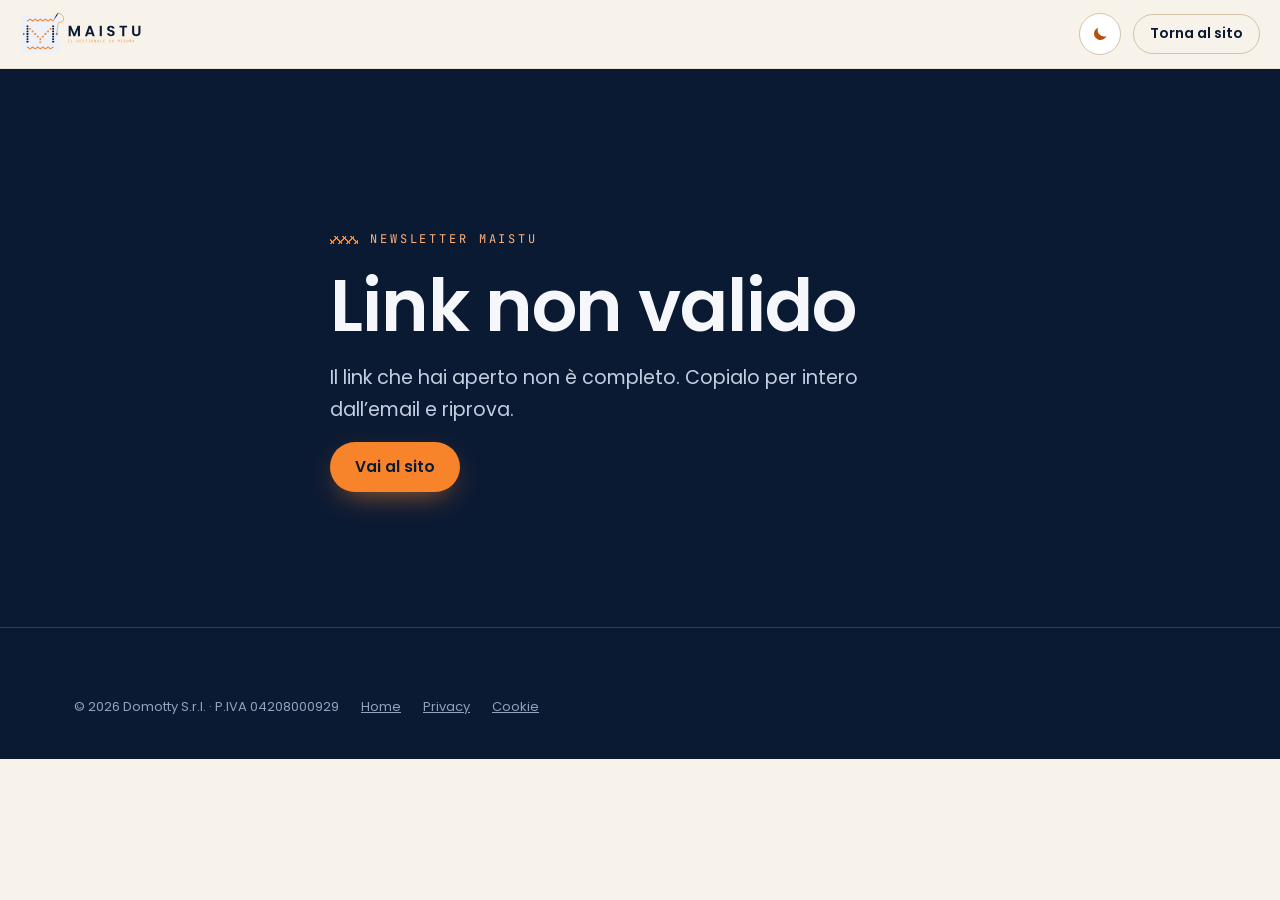
<file: conferma.html>
<!doctype html>
<html lang="it">
<head>
<meta charset="utf-8">
<meta name="viewport" content="width=device-width, initial-scale=1, viewport-fit=cover">
<title>Conferma · Maistu</title>
<meta name="description" content="Conferma o annulla l'iscrizione alle novità di Maistu.">
<link rel="canonical" href="https://maistu.it/conferma.html">
<meta name="theme-color" content="#0B1A33">
<meta name="robots" content="noindex">
<link rel="icon" href="assets/img/favicon.svg" type="image/svg+xml">
<link rel="icon" href="assets/img/favicon-32.png" sizes="32x32">
<link rel="apple-touch-icon" href="assets/img/favicon-180.png">
<link rel="stylesheet" href="assets/css/site.css">
<script>(function () { try { var t = localStorage.getItem('maistu-theme'); if (t === 'light' || t === 'dark') document.documentElement.setAttribute('data-theme', t); } catch (e) {} document.documentElement.classList.add('js'); })();</script>
</head>
<body>
<a class="skip" href="#main">Vai al contenuto</a>
<header class="nav">
  <div class="nav-in">
    <a class="brand" href="./" aria-label="Maistu, torna alla home">
      <img class="logo-dark" src="assets/img/maistu-logo-orizzontale-scuro.svg" alt="Maistu" width="170" height="60">
      <img class="logo-light" src="assets/img/maistu-logo-orizzontale-chiaro.svg" alt="Maistu" width="170" height="60">
    </a>
    <div class="nav-act" style="margin-left:auto">
      <button class="theme" id="theme" type="button" aria-label="Cambia tema chiaro o scuro">
        <svg class="i-sun" viewBox="0 0 24 24" width="18" height="18" aria-hidden="true"><circle cx="12" cy="12" r="4.5" fill="currentColor"/><g stroke="currentColor" stroke-width="2" stroke-linecap="round"><path d="M12 1.5v2.5M12 20v2.5M1.5 12H4M20 12h2.5M4.6 4.6l1.8 1.8M17.6 17.6l1.8 1.8M4.6 19.4l1.8-1.8M17.6 6.4l1.8-1.8"/></g></svg>
        <svg class="i-moon" viewBox="0 0 24 24" width="18" height="18" aria-hidden="true"><path d="M20.5 14.5A8.5 8.5 0 0 1 9.5 3.5a8.5 8.5 0 1 0 11 11Z" fill="currentColor"/></svg>
      </button>
      <a class="btn btn-ghost btn-sm" href="./">Torna al sito</a>
    </div>
  </div>
</header>
<main id="main">
<section class="lhero night conf"><div class="wrap"><div class="conf-box"><p class="eyebrow">Newsletter Maistu</p><div class="conf-spin" id="spin" aria-hidden="true"><span></span><span></span><span></span><span></span><span></span></div><h1 id="title">Un attimo…</h1><p class="lead" id="text" role="status" aria-live="polite">Stiamo elaborando la tua richiesta.</p><a class="btn btn-or" href="./" id="back" hidden>Vai al sito</a></div></div></section>
</main>
<footer class="foot night">
  <div class="wrap foot-in">
    <div class="foot-legal" style="grid-column:1 / -1"><span>© 2026 Domotty S.r.l. · P.IVA 04208000929</span><a href="./">Home</a><a href="privacy.html">Privacy</a><a href="cookie.html">Cookie</a></div>
  </div>
</footer>
<script src="assets/js/config.js"></script>
<script src="assets/js/pagina.js"></script>
<script>
(function () {
  var q = new URLSearchParams(location.search);
  var action = q.get('azione') === 'disiscrivi' ? 'unsubscribe' : 'confirm';
  var token = q.get('t') || '';
  var $ = function (id) { return document.getElementById(id); };
  function done(title, text) { $('spin').hidden = true; $('title').textContent = title; $('text').textContent = text; $('back').hidden = false; }
  var cfg = window.MAISTU_CONFIG || {};
  var base = String(cfg.supabaseUrl || '').replace(/\/$/, '');
  if (!/^[A-Za-z0-9-]{20,80}$/.test(token)) { done('Link non valido', 'Il link che hai aperto non è completo. Copialo per intero dall\u2019email e riprova.'); return; }
  fetch(base + '/functions/v1/newsletter', { method: 'POST', headers: { 'Content-Type': 'application/json' }, body: JSON.stringify({ action: action, token: token, sito: 'maistu' }) })
    .then(function (r) { return r.json().then(function (j) { if (!r.ok || !j.ok) throw new Error(j.error); return j; }); })
    .then(function () {
      if (action === 'confirm') done('Iscrizione confermata!', 'Grazie: d\u2019ora in poi riceverai le novità di Maistu. Poche email, solo quando hanno qualcosa da dire.');
      else done('Disiscrizione completata', 'Non riceverai più le novità di Maistu. Se cambi idea, puoi iscriverti di nuovo dal sito quando vuoi.');
    })
    .catch(function () { done('Qualcosa non ha funzionato', 'Il link potrebbe essere scaduto o già usato. Se il problema continua scrivi a privacy@domotty.it.'); });
})();
</script>
</body>
</html>
</file>
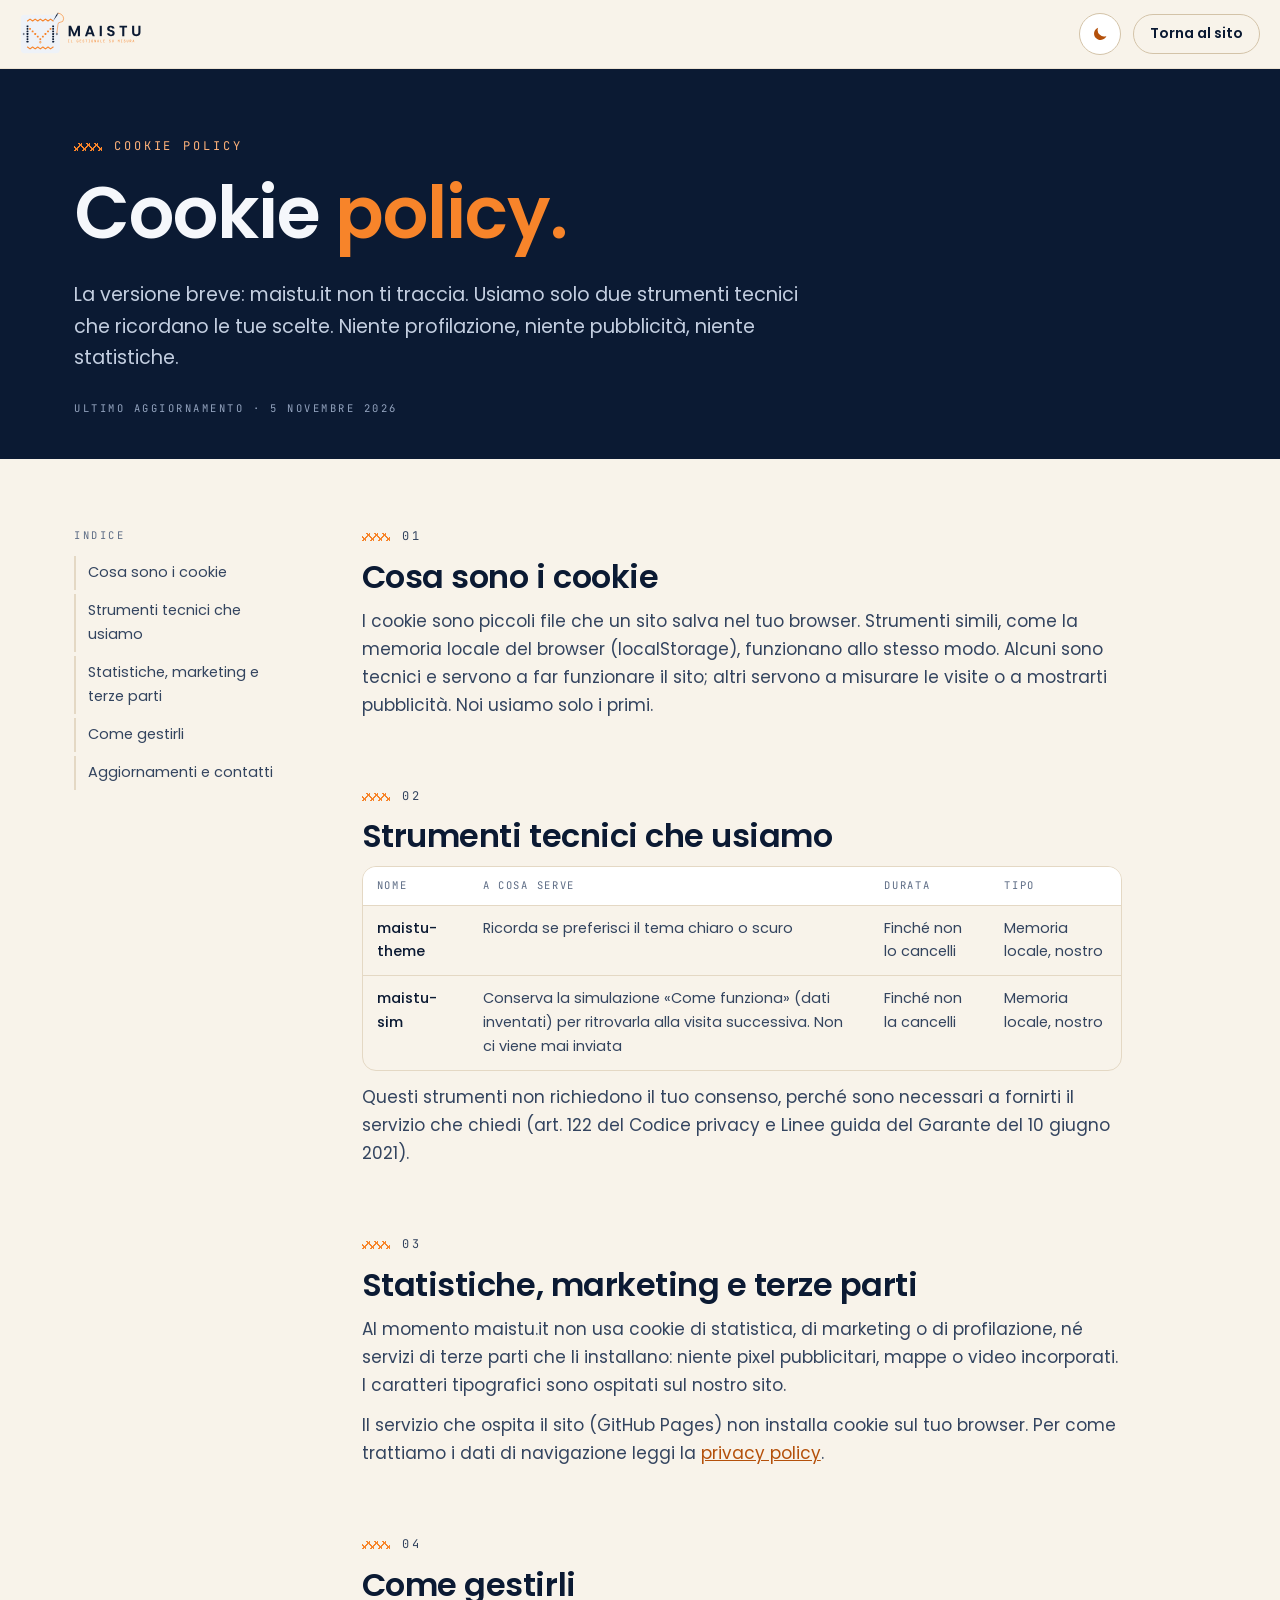
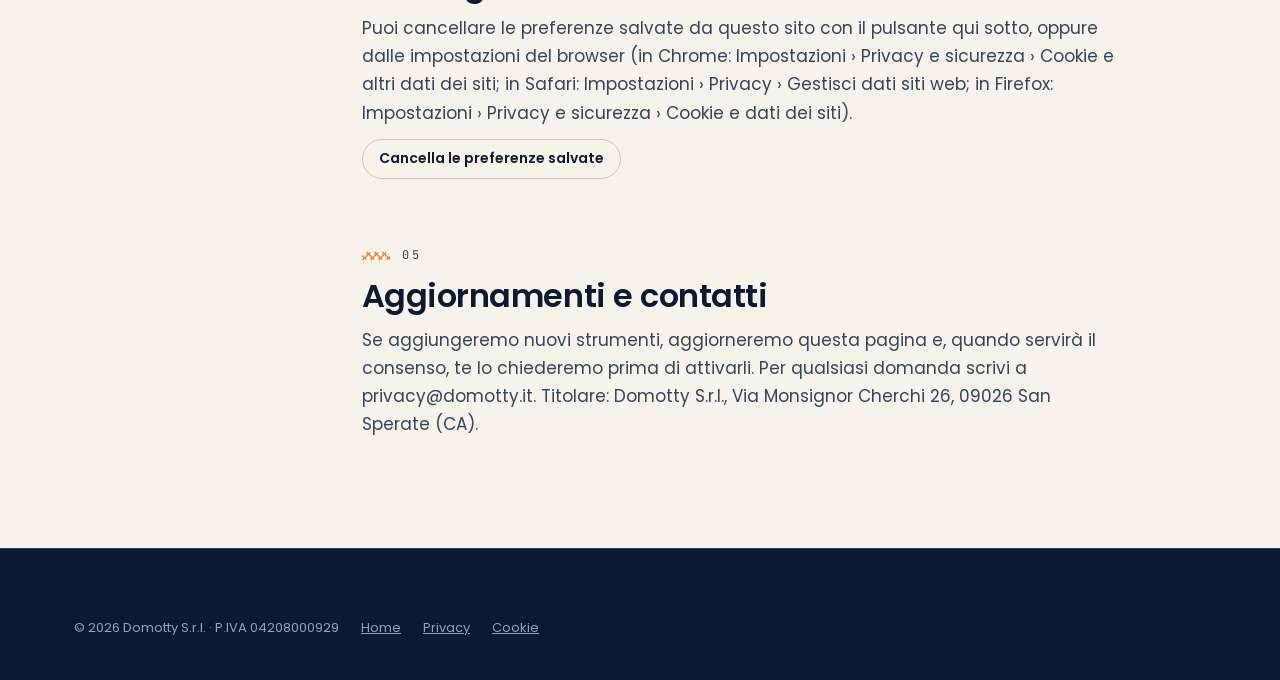
<file: cookie.html>
<!doctype html>
<html lang="it">
<head>
<meta charset="utf-8">
<meta name="viewport" content="width=device-width, initial-scale=1, viewport-fit=cover">
<title>Cookie · Maistu</title>
<meta name="description" content="Gli strumenti tecnici usati dal sito maistu.it. Niente profilazione, niente pubblicità.">
<link rel="canonical" href="https://maistu.it/cookie.html">
<meta name="theme-color" content="#0B1A33">
<meta name="robots" content="index,follow">
<link rel="icon" href="assets/img/favicon.svg" type="image/svg+xml">
<link rel="icon" href="assets/img/favicon-32.png" sizes="32x32">
<link rel="apple-touch-icon" href="assets/img/favicon-180.png">
<link rel="stylesheet" href="assets/css/site.css">
<script>(function () { try { var t = localStorage.getItem('maistu-theme'); if (t === 'light' || t === 'dark') document.documentElement.setAttribute('data-theme', t); } catch (e) {} document.documentElement.classList.add('js'); })();</script>
</head>
<body>
<a class="skip" href="#main">Vai al contenuto</a>
<header class="nav">
  <div class="nav-in">
    <a class="brand" href="./" aria-label="Maistu, torna alla home">
      <img class="logo-dark" src="assets/img/maistu-logo-orizzontale-scuro.svg" alt="Maistu" width="170" height="60">
      <img class="logo-light" src="assets/img/maistu-logo-orizzontale-chiaro.svg" alt="Maistu" width="170" height="60">
    </a>
    <div class="nav-act" style="margin-left:auto">
      <button class="theme" id="theme" type="button" aria-label="Cambia tema chiaro o scuro">
        <svg class="i-sun" viewBox="0 0 24 24" width="18" height="18" aria-hidden="true"><circle cx="12" cy="12" r="4.5" fill="currentColor"/><g stroke="currentColor" stroke-width="2" stroke-linecap="round"><path d="M12 1.5v2.5M12 20v2.5M1.5 12H4M20 12h2.5M4.6 4.6l1.8 1.8M17.6 17.6l1.8 1.8M4.6 19.4l1.8-1.8M17.6 6.4l1.8-1.8"/></g></svg>
        <svg class="i-moon" viewBox="0 0 24 24" width="18" height="18" aria-hidden="true"><path d="M20.5 14.5A8.5 8.5 0 0 1 9.5 3.5a8.5 8.5 0 1 0 11 11Z" fill="currentColor"/></svg>
      </button>
      <a class="btn btn-ghost btn-sm" href="./">Torna al sito</a>
    </div>
  </div>
</header>
<main id="main">
<section class="lhero night"><div class="wrap"><p class="eyebrow">Cookie policy</p><h1>Cookie <span class="or">policy.</span></h1><p class="lead">La versione breve: maistu.it non ti traccia. Usiamo solo due strumenti tecnici che ricordano le tue scelte. Niente profilazione, niente pubblicità, niente statistiche.</p><p class="lmeta mono">Ultimo aggiornamento · 5 novembre 2026</p></div></section>
<div class="wrap lgrid"><nav class="ltoc" aria-label="Indice"><p class="mono">Indice</p><a href="#s1">Cosa sono i cookie</a><a href="#s2">Strumenti tecnici che usiamo</a><a href="#s3">Statistiche, marketing e terze parti</a><a href="#s4">Come gestirli</a><a href="#s5">Aggiornamenti e contatti</a></nav><div class="lbody"><section class="lsec" id="s1"><p class="eyebrow">01</p><h2>Cosa sono i cookie</h2><p>I cookie sono piccoli file che un sito salva nel tuo browser. Strumenti simili, come la memoria locale del browser (localStorage), funzionano allo stesso modo. Alcuni sono tecnici e servono a far funzionare il sito; altri servono a misurare le visite o a mostrarti pubblicità. Noi usiamo solo i primi.</p></section><section class="lsec" id="s2"><p class="eyebrow">02</p><h2>Strumenti tecnici che usiamo</h2><div class="ltbl"><table><thead><tr><th>Nome</th><th>A cosa serve</th><th>Durata</th><th>Tipo</th></tr></thead><tbody><tr><td>maistu-theme</td><td>Ricorda se preferisci il tema chiaro o scuro</td><td>Finché non lo cancelli</td><td>Memoria locale, nostro</td></tr><tr><td>maistu-sim</td><td>Conserva la simulazione «Come funziona» (dati inventati) per ritrovarla alla visita successiva. Non ci viene mai inviata</td><td>Finché non la cancelli</td><td>Memoria locale, nostro</td></tr></tbody></table></div><p>Questi strumenti non richiedono il tuo consenso, perché sono necessari a fornirti il servizio che chiedi (art. 122 del Codice privacy e Linee guida del Garante del 10 giugno 2021).</p></section><section class="lsec" id="s3"><p class="eyebrow">03</p><h2>Statistiche, marketing e terze parti</h2><p>Al momento maistu.it non usa cookie di statistica, di marketing o di profilazione, né servizi di terze parti che li installano: niente pixel pubblicitari, mappe o video incorporati. I caratteri tipografici sono ospitati sul nostro sito.</p><p>Il servizio che ospita il sito (GitHub Pages) non installa cookie sul tuo browser. Per come trattiamo i dati di navigazione leggi la <a href="privacy.html">privacy policy</a>.</p></section><section class="lsec" id="s4"><p class="eyebrow">04</p><h2>Come gestirli</h2><p>Puoi cancellare le preferenze salvate da questo sito con il pulsante qui sotto, oppure dalle impostazioni del browser (in Chrome: Impostazioni › Privacy e sicurezza › Cookie e altri dati dei siti; in Safari: Impostazioni › Privacy › Gestisci dati siti web; in Firefox: Impostazioni › Privacy e sicurezza › Cookie e dati dei siti).</p><p><button class="btn btn-ghost btn-sm" type="button" id="clearPrefs">Cancella le preferenze salvate</button> <span class="tiny muted" id="clearOut" role="status" aria-live="polite"></span></p></section><section class="lsec" id="s5"><p class="eyebrow">05</p><h2>Aggiornamenti e contatti</h2><p>Se aggiungeremo nuovi strumenti, aggiorneremo questa pagina e, quando servirà il consenso, te lo chiederemo prima di attivarli. Per qualsiasi domanda scrivi a privacy@domotty.it. Titolare: Domotty S.r.l., Via Monsignor Cherchi 26, 09026 San Sperate (CA).</p></section></div></div>
</main>
<footer class="foot night">
  <div class="wrap foot-in">
    <div class="foot-legal" style="grid-column:1 / -1"><span>© 2026 Domotty S.r.l. · P.IVA 04208000929</span><a href="./">Home</a><a href="privacy.html">Privacy</a><a href="cookie.html">Cookie</a></div>
  </div>
</footer>
<script src="assets/js/config.js"></script>
<script src="assets/js/pagina.js"></script>

</body>
</html>
</file>
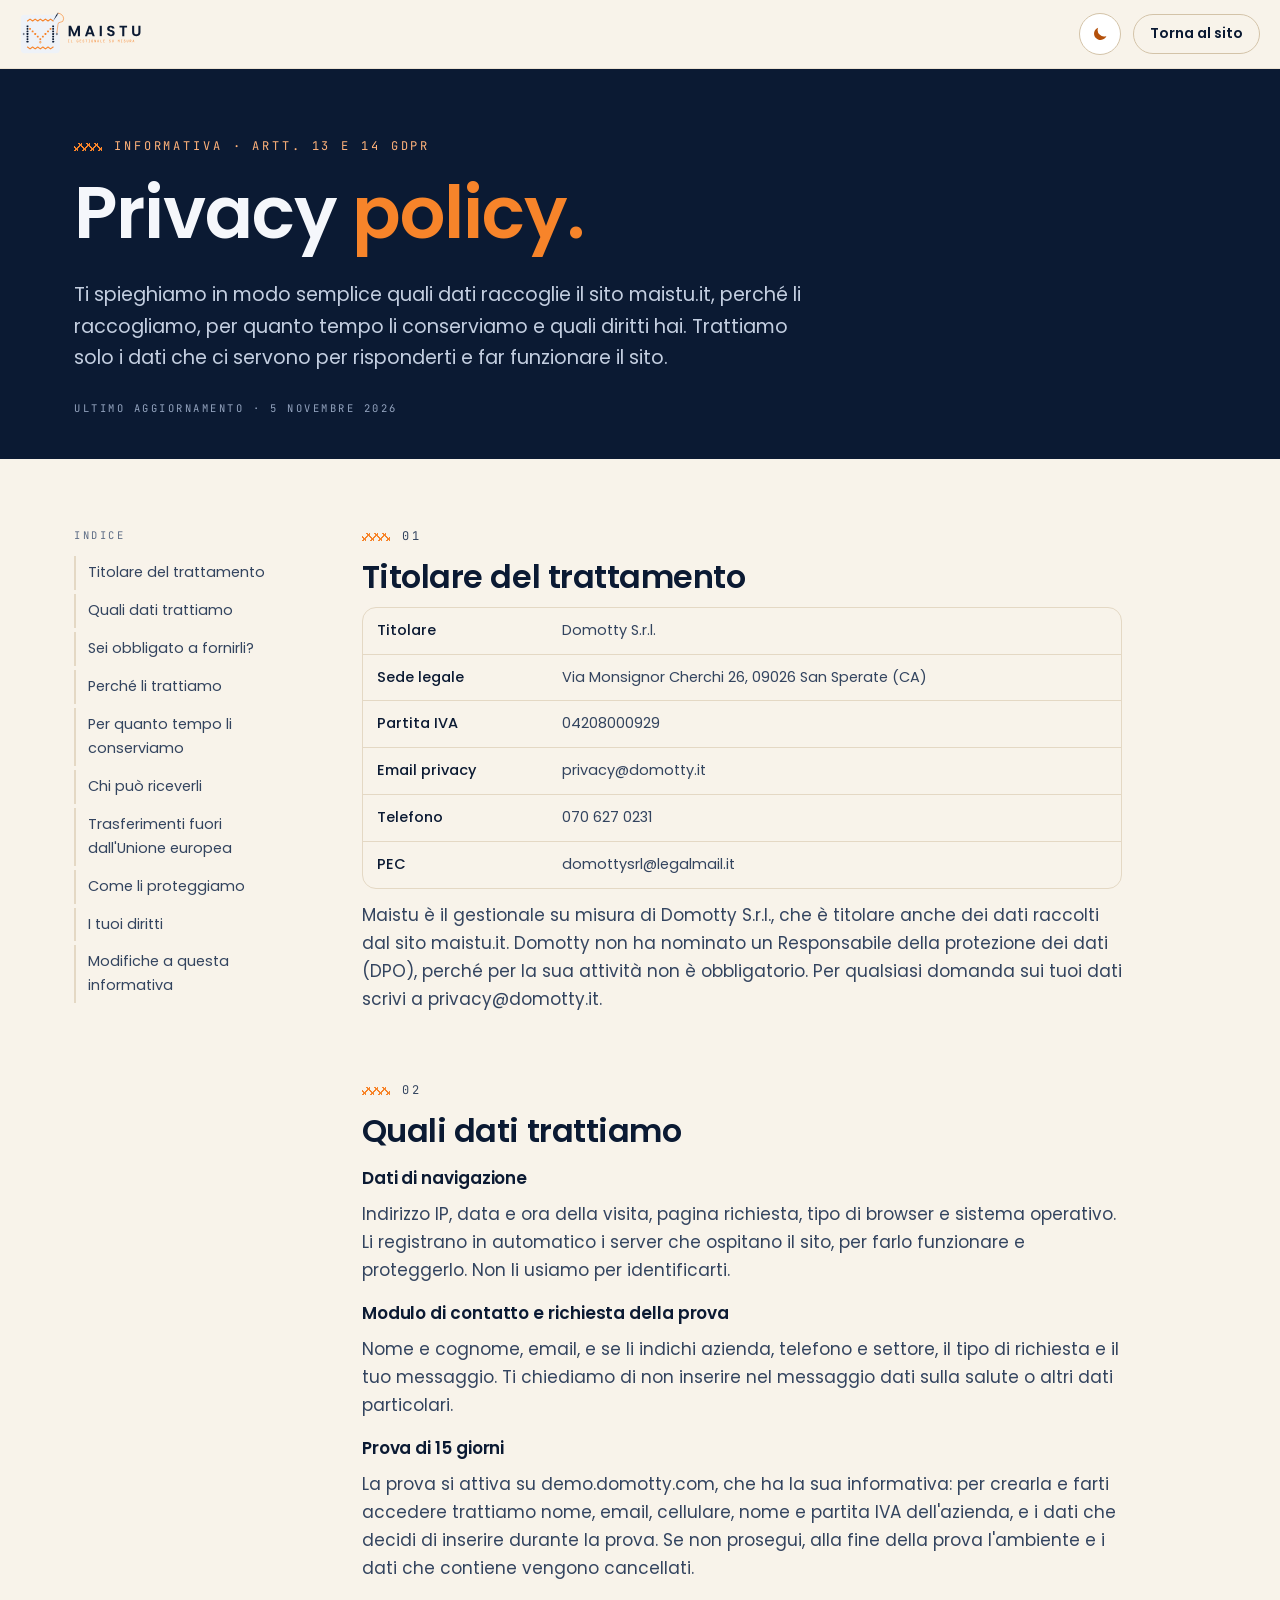
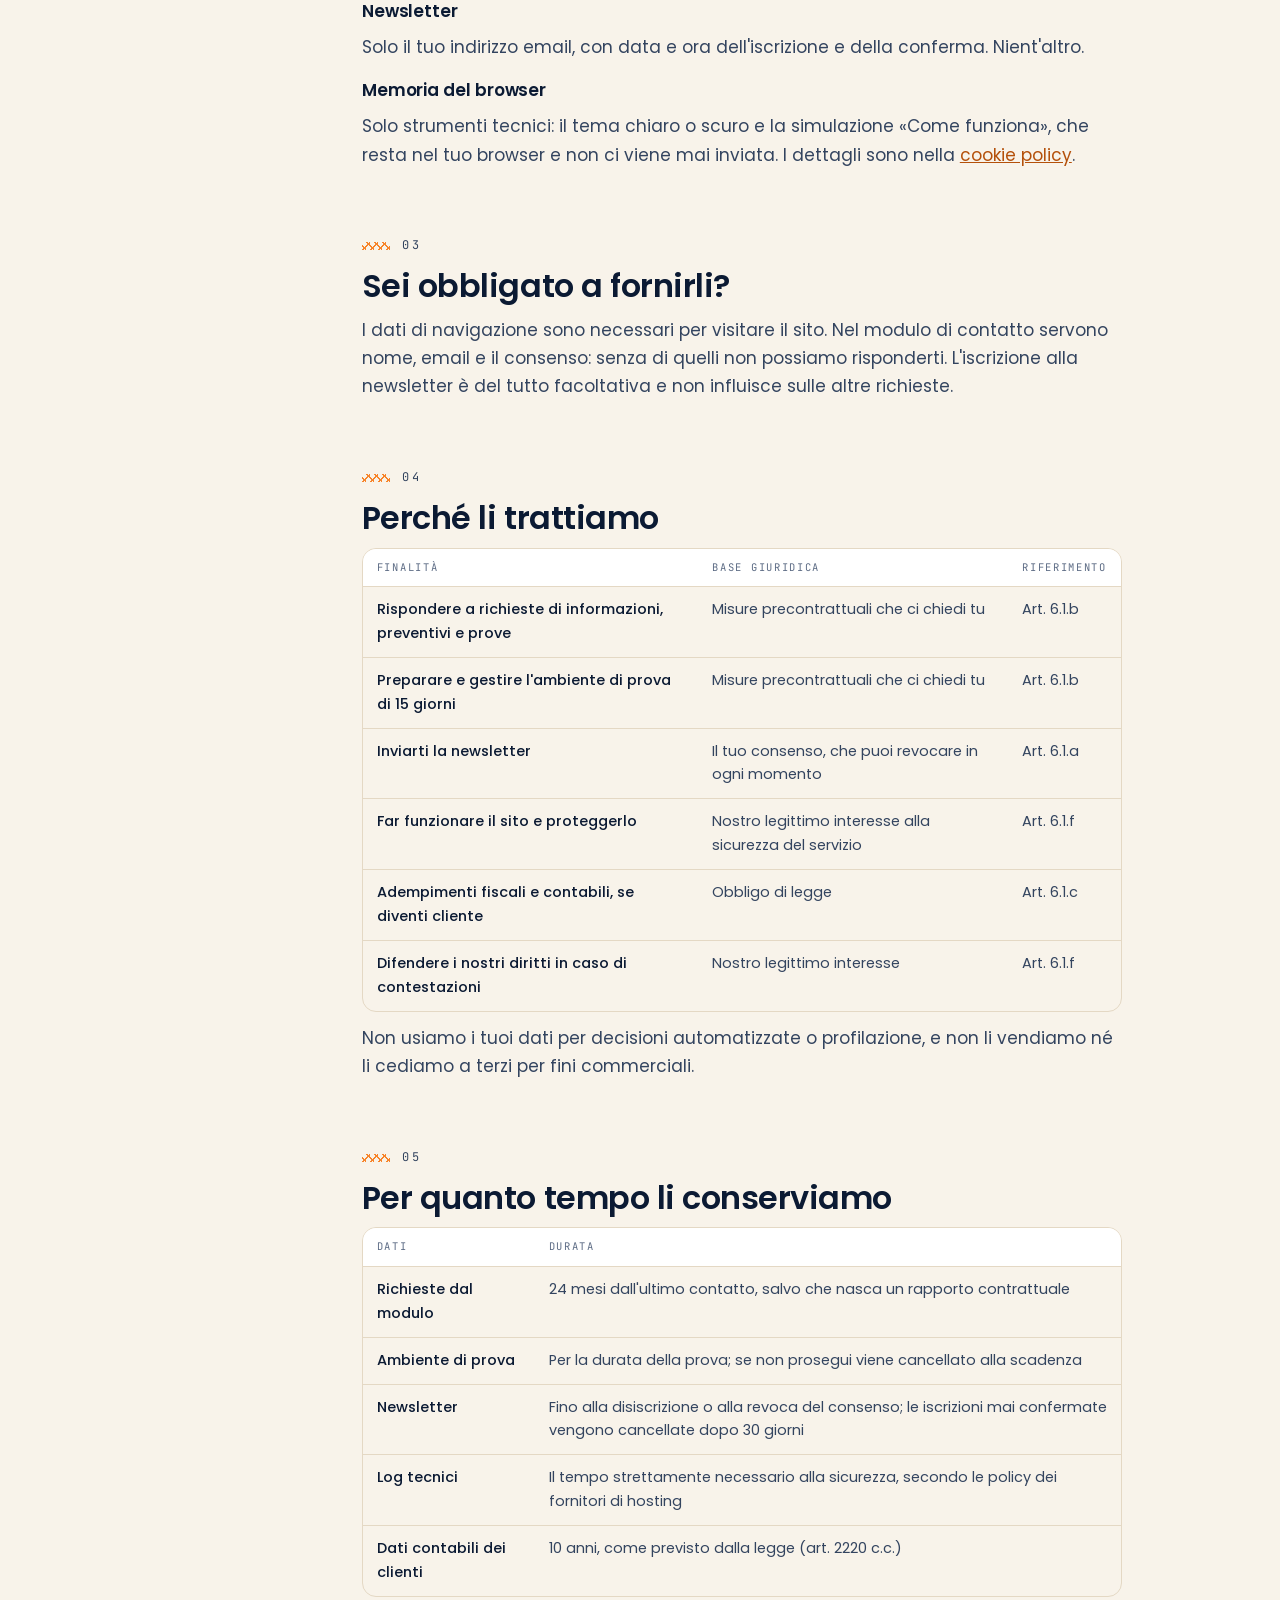
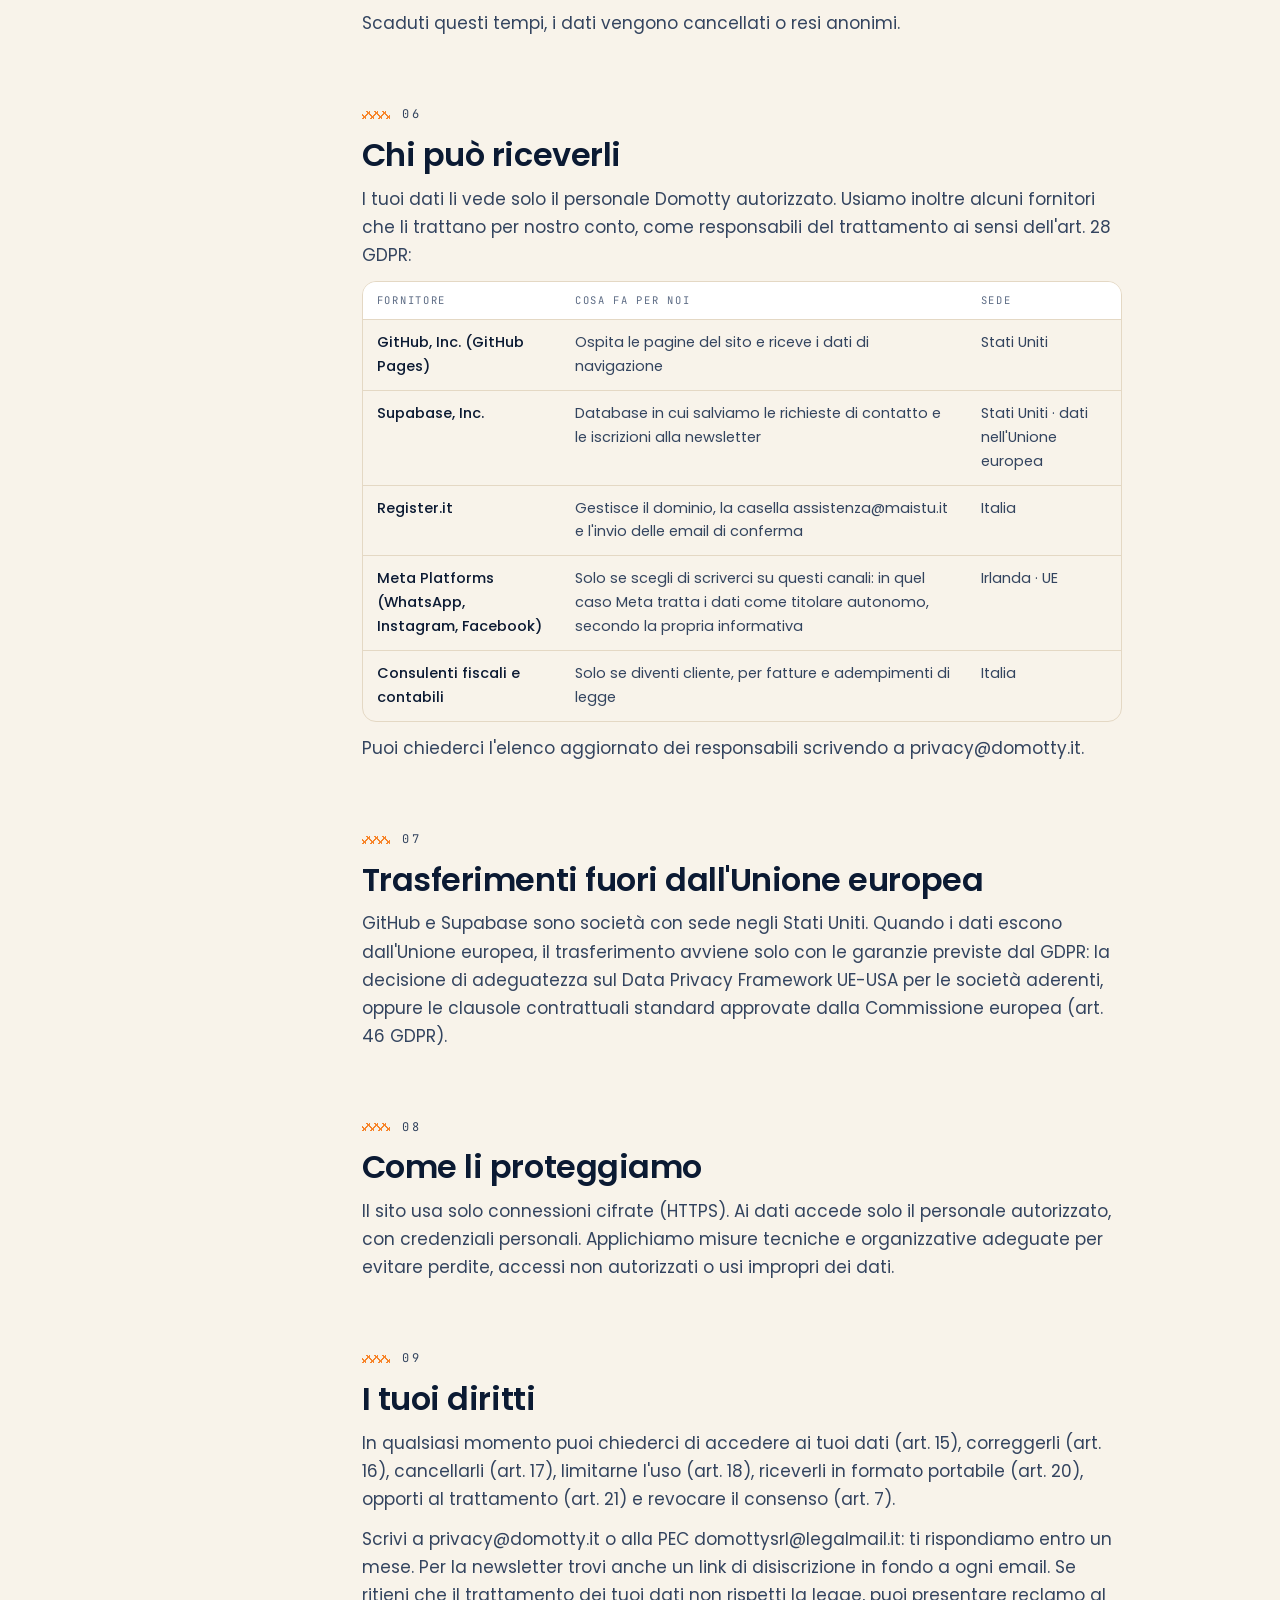
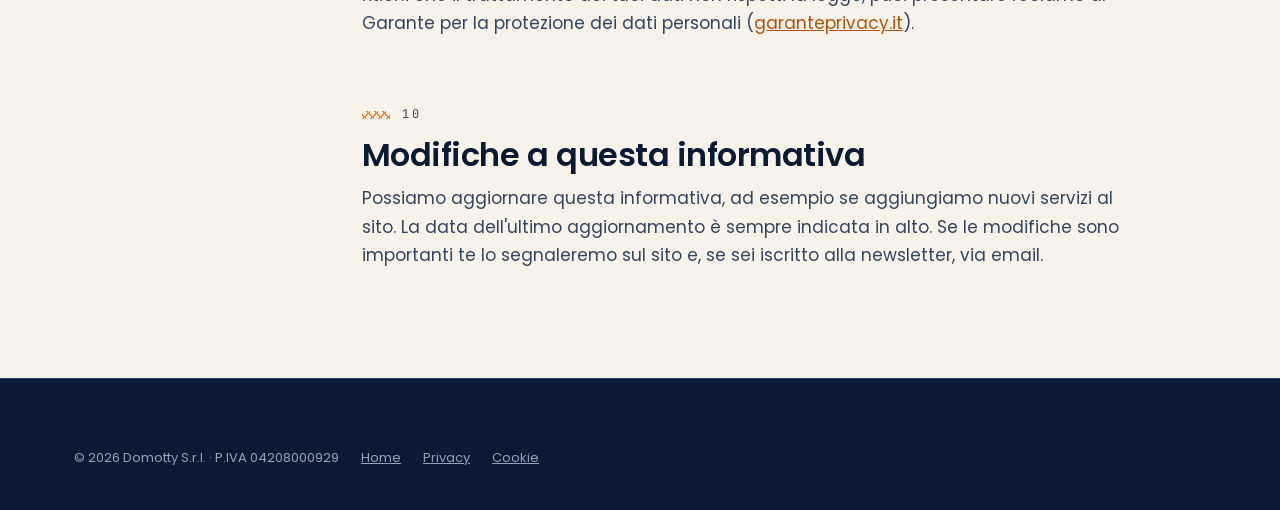
<file: privacy.html>
<!doctype html>
<html lang="it">
<head>
<meta charset="utf-8">
<meta name="viewport" content="width=device-width, initial-scale=1, viewport-fit=cover">
<title>Privacy · Maistu</title>
<meta name="description" content="Come Domotty S.r.l. tratta i dati personali raccolti tramite il sito maistu.it.">
<link rel="canonical" href="https://maistu.it/privacy.html">
<meta name="theme-color" content="#0B1A33">
<meta name="robots" content="index,follow">
<link rel="icon" href="assets/img/favicon.svg" type="image/svg+xml">
<link rel="icon" href="assets/img/favicon-32.png" sizes="32x32">
<link rel="apple-touch-icon" href="assets/img/favicon-180.png">
<link rel="stylesheet" href="assets/css/site.css">
<script>(function () { try { var t = localStorage.getItem('maistu-theme'); if (t === 'light' || t === 'dark') document.documentElement.setAttribute('data-theme', t); } catch (e) {} document.documentElement.classList.add('js'); })();</script>
</head>
<body>
<a class="skip" href="#main">Vai al contenuto</a>
<header class="nav">
  <div class="nav-in">
    <a class="brand" href="./" aria-label="Maistu, torna alla home">
      <img class="logo-dark" src="assets/img/maistu-logo-orizzontale-scuro.svg" alt="Maistu" width="170" height="60">
      <img class="logo-light" src="assets/img/maistu-logo-orizzontale-chiaro.svg" alt="Maistu" width="170" height="60">
    </a>
    <div class="nav-act" style="margin-left:auto">
      <button class="theme" id="theme" type="button" aria-label="Cambia tema chiaro o scuro">
        <svg class="i-sun" viewBox="0 0 24 24" width="18" height="18" aria-hidden="true"><circle cx="12" cy="12" r="4.5" fill="currentColor"/><g stroke="currentColor" stroke-width="2" stroke-linecap="round"><path d="M12 1.5v2.5M12 20v2.5M1.5 12H4M20 12h2.5M4.6 4.6l1.8 1.8M17.6 17.6l1.8 1.8M4.6 19.4l1.8-1.8M17.6 6.4l1.8-1.8"/></g></svg>
        <svg class="i-moon" viewBox="0 0 24 24" width="18" height="18" aria-hidden="true"><path d="M20.5 14.5A8.5 8.5 0 0 1 9.5 3.5a8.5 8.5 0 1 0 11 11Z" fill="currentColor"/></svg>
      </button>
      <a class="btn btn-ghost btn-sm" href="./">Torna al sito</a>
    </div>
  </div>
</header>
<main id="main">
<section class="lhero night"><div class="wrap"><p class="eyebrow">Informativa · artt. 13 e 14 GDPR</p><h1>Privacy <span class="or">policy.</span></h1><p class="lead">Ti spieghiamo in modo semplice quali dati raccoglie il sito maistu.it, perché li raccogliamo, per quanto tempo li conserviamo e quali diritti hai. Trattiamo solo i dati che ci servono per risponderti e far funzionare il sito.</p><p class="lmeta mono">Ultimo aggiornamento · 5 novembre 2026</p></div></section>
<div class="wrap lgrid"><nav class="ltoc" aria-label="Indice"><p class="mono">Indice</p><a href="#s1">Titolare del trattamento</a><a href="#s2">Quali dati trattiamo</a><a href="#s3">Sei obbligato a fornirli?</a><a href="#s4">Perché li trattiamo</a><a href="#s5">Per quanto tempo li conserviamo</a><a href="#s6">Chi può riceverli</a><a href="#s7">Trasferimenti fuori dall'Unione europea</a><a href="#s8">Come li proteggiamo</a><a href="#s9">I tuoi diritti</a><a href="#s10">Modifiche a questa informativa</a></nav><div class="lbody"><section class="lsec" id="s1"><p class="eyebrow">01</p><h2>Titolare del trattamento</h2><div class="ltbl"><table><thead><tr><th></th><th></th></tr></thead><tbody><tr><td>Titolare</td><td>Domotty S.r.l.</td></tr><tr><td>Sede legale</td><td>Via Monsignor Cherchi 26, 09026 San Sperate (CA)</td></tr><tr><td>Partita IVA</td><td>04208000929</td></tr><tr><td>Email privacy</td><td>privacy@domotty.it</td></tr><tr><td>Telefono</td><td>070 627 0231</td></tr><tr><td>PEC</td><td>domottysrl@legalmail.it</td></tr></tbody></table></div><p>Maistu è il gestionale su misura di Domotty S.r.l., che è titolare anche dei dati raccolti dal sito maistu.it. Domotty non ha nominato un Responsabile della protezione dei dati (DPO), perché per la sua attività non è obbligatorio. Per qualsiasi domanda sui tuoi dati scrivi a privacy@domotty.it.</p></section><section class="lsec" id="s2"><p class="eyebrow">02</p><h2>Quali dati trattiamo</h2><h3>Dati di navigazione</h3><p>Indirizzo IP, data e ora della visita, pagina richiesta, tipo di browser e sistema operativo. Li registrano in automatico i server che ospitano il sito, per farlo funzionare e proteggerlo. Non li usiamo per identificarti.</p><h3>Modulo di contatto e richiesta della prova</h3><p>Nome e cognome, email, e se li indichi azienda, telefono e settore, il tipo di richiesta e il tuo messaggio. Ti chiediamo di non inserire nel messaggio dati sulla salute o altri dati particolari.</p><h3>Prova di 15 giorni</h3><p>La prova si attiva su demo.domotty.com, che ha la sua informativa: per crearla e farti accedere trattiamo nome, email, cellulare, nome e partita IVA dell'azienda, e i dati che decidi di inserire durante la prova. Se non prosegui, alla fine della prova l'ambiente e i dati che contiene vengono cancellati.</p><h3>Newsletter</h3><p>Solo il tuo indirizzo email, con data e ora dell'iscrizione e della conferma. Nient'altro.</p><h3>Memoria del browser</h3><p>Solo strumenti tecnici: il tema chiaro o scuro e la simulazione «Come funziona», che resta nel tuo browser e non ci viene mai inviata. I dettagli sono nella <a href="cookie.html">cookie policy</a>.</p></section><section class="lsec" id="s3"><p class="eyebrow">03</p><h2>Sei obbligato a fornirli?</h2><p>I dati di navigazione sono necessari per visitare il sito. Nel modulo di contatto servono nome, email e il consenso: senza di quelli non possiamo risponderti. L'iscrizione alla newsletter è del tutto facoltativa e non influisce sulle altre richieste.</p></section><section class="lsec" id="s4"><p class="eyebrow">04</p><h2>Perché li trattiamo</h2><div class="ltbl"><table><thead><tr><th>Finalità</th><th>Base giuridica</th><th>Riferimento</th></tr></thead><tbody><tr><td>Rispondere a richieste di informazioni, preventivi e prove</td><td>Misure precontrattuali che ci chiedi tu</td><td>Art. 6.1.b</td></tr><tr><td>Preparare e gestire l'ambiente di prova di 15 giorni</td><td>Misure precontrattuali che ci chiedi tu</td><td>Art. 6.1.b</td></tr><tr><td>Inviarti la newsletter</td><td>Il tuo consenso, che puoi revocare in ogni momento</td><td>Art. 6.1.a</td></tr><tr><td>Far funzionare il sito e proteggerlo</td><td>Nostro legittimo interesse alla sicurezza del servizio</td><td>Art. 6.1.f</td></tr><tr><td>Adempimenti fiscali e contabili, se diventi cliente</td><td>Obbligo di legge</td><td>Art. 6.1.c</td></tr><tr><td>Difendere i nostri diritti in caso di contestazioni</td><td>Nostro legittimo interesse</td><td>Art. 6.1.f</td></tr></tbody></table></div><p>Non usiamo i tuoi dati per decisioni automatizzate o profilazione, e non li vendiamo né li cediamo a terzi per fini commerciali.</p></section><section class="lsec" id="s5"><p class="eyebrow">05</p><h2>Per quanto tempo li conserviamo</h2><div class="ltbl"><table><thead><tr><th>Dati</th><th>Durata</th></tr></thead><tbody><tr><td>Richieste dal modulo</td><td>24 mesi dall'ultimo contatto, salvo che nasca un rapporto contrattuale</td></tr><tr><td>Ambiente di prova</td><td>Per la durata della prova; se non prosegui viene cancellato alla scadenza</td></tr><tr><td>Newsletter</td><td>Fino alla disiscrizione o alla revoca del consenso; le iscrizioni mai confermate vengono cancellate dopo 30 giorni</td></tr><tr><td>Log tecnici</td><td>Il tempo strettamente necessario alla sicurezza, secondo le policy dei fornitori di hosting</td></tr><tr><td>Dati contabili dei clienti</td><td>10 anni, come previsto dalla legge (art. 2220 c.c.)</td></tr></tbody></table></div><p>Scaduti questi tempi, i dati vengono cancellati o resi anonimi.</p></section><section class="lsec" id="s6"><p class="eyebrow">06</p><h2>Chi può riceverli</h2><p>I tuoi dati li vede solo il personale Domotty autorizzato. Usiamo inoltre alcuni fornitori che li trattano per nostro conto, come responsabili del trattamento ai sensi dell'art. 28 GDPR:</p><div class="ltbl"><table><thead><tr><th>Fornitore</th><th>Cosa fa per noi</th><th>Sede</th></tr></thead><tbody><tr><td>GitHub, Inc. (GitHub Pages)</td><td>Ospita le pagine del sito e riceve i dati di navigazione</td><td>Stati Uniti</td></tr><tr><td>Supabase, Inc.</td><td>Database in cui salviamo le richieste di contatto e le iscrizioni alla newsletter</td><td>Stati Uniti · dati nell'Unione europea</td></tr><tr><td>Register.it</td><td>Gestisce il dominio, la casella assistenza@maistu.it e l'invio delle email di conferma</td><td>Italia</td></tr><tr><td>Meta Platforms (WhatsApp, Instagram, Facebook)</td><td>Solo se scegli di scriverci su questi canali: in quel caso Meta tratta i dati come titolare autonomo, secondo la propria informativa</td><td>Irlanda · UE</td></tr><tr><td>Consulenti fiscali e contabili</td><td>Solo se diventi cliente, per fatture e adempimenti di legge</td><td>Italia</td></tr></tbody></table></div><p>Puoi chiederci l'elenco aggiornato dei responsabili scrivendo a privacy@domotty.it.</p></section><section class="lsec" id="s7"><p class="eyebrow">07</p><h2>Trasferimenti fuori dall'Unione europea</h2><p>GitHub e Supabase sono società con sede negli Stati Uniti. Quando i dati escono dall'Unione europea, il trasferimento avviene solo con le garanzie previste dal GDPR: la decisione di adeguatezza sul Data Privacy Framework UE-USA per le società aderenti, oppure le clausole contrattuali standard approvate dalla Commissione europea (art. 46 GDPR).</p></section><section class="lsec" id="s8"><p class="eyebrow">08</p><h2>Come li proteggiamo</h2><p>Il sito usa solo connessioni cifrate (HTTPS). Ai dati accede solo il personale autorizzato, con credenziali personali. Applichiamo misure tecniche e organizzative adeguate per evitare perdite, accessi non autorizzati o usi impropri dei dati.</p></section><section class="lsec" id="s9"><p class="eyebrow">09</p><h2>I tuoi diritti</h2><p>In qualsiasi momento puoi chiederci di accedere ai tuoi dati (art. 15), correggerli (art. 16), cancellarli (art. 17), limitarne l'uso (art. 18), riceverli in formato portabile (art. 20), opporti al trattamento (art. 21) e revocare il consenso (art. 7).</p><p>Scrivi a privacy@domotty.it o alla PEC domottysrl@legalmail.it: ti rispondiamo entro un mese. Per la newsletter trovi anche un link di disiscrizione in fondo a ogni email. Se ritieni che il trattamento dei tuoi dati non rispetti la legge, puoi presentare reclamo al Garante per la protezione dei dati personali (<a href="https://www.garanteprivacy.it" target="_blank" rel="noopener">garanteprivacy.it</a>).</p></section><section class="lsec" id="s10"><p class="eyebrow">10</p><h2>Modifiche a questa informativa</h2><p>Possiamo aggiornare questa informativa, ad esempio se aggiungiamo nuovi servizi al sito. La data dell'ultimo aggiornamento è sempre indicata in alto. Se le modifiche sono importanti te lo segnaleremo sul sito e, se sei iscritto alla newsletter, via email.</p></section></div></div>
</main>
<footer class="foot night">
  <div class="wrap foot-in">
    <div class="foot-legal" style="grid-column:1 / -1"><span>© 2026 Domotty S.r.l. · P.IVA 04208000929</span><a href="./">Home</a><a href="privacy.html">Privacy</a><a href="cookie.html">Cookie</a></div>
  </div>
</footer>
<script src="assets/js/config.js"></script>
<script src="assets/js/pagina.js"></script>

</body>
</html>
</file>
<file: assets/css/site.css>
/* Maistu · maistu.it
   Layout: pagina lunga a bande alterne (notte / tessuto), contenuti su griglia aurea,
   ogni sezione si "cuce" allo scroll. Tema scuro di base, chiaro su fondo lana. */

@font-face{font-family:"Poppins";font-weight:400;font-style:normal;font-display:swap;src:url(../fonts/poppins-latin-400-normal.woff2) format("woff2")}
@font-face{font-family:"Poppins";font-weight:500;font-style:normal;font-display:swap;src:url(../fonts/poppins-latin-500-normal.woff2) format("woff2")}
@font-face{font-family:"Poppins";font-weight:600;font-style:normal;font-display:swap;src:url(../fonts/poppins-latin-600-normal.woff2) format("woff2")}
@font-face{font-family:"Poppins";font-weight:700;font-style:normal;font-display:swap;src:url(../fonts/poppins-latin-700-normal.woff2) format("woff2")}
@font-face{font-family:"JetBrains Mono";font-weight:400;font-style:normal;font-display:swap;src:url(../fonts/jetbrains-mono-latin-400-normal.woff2) format("woff2")}
@font-face{font-family:"JetBrains Mono";font-weight:500;font-style:normal;font-display:swap;src:url(../fonts/jetbrains-mono-latin-500-normal.woff2) format("woff2")}

:root{
  /* palette (scuro, di base) */
  --bg:#0B1A33; --bg-alt:#0E1F3B; --sf1:#10223F; --sf2:#132849; --sf3:#1A3460;
  --b1:#23406A; --b2:#2F4E7C;
  --fg:#F5F7FB; --t2:#C3CEE0; --t3:#93A3BE;
  --or:#F7842A; --or-2:#FFB27A; --or-tx:#FFB27A; --on-or:#0B1A33;
  --ok:#4CC38A; --warn:#F2B84B; --bad:#EF6B5B;
  --shadow:0 30px 80px -40px rgba(0,0,0,.7);
  --dot-off:rgba(245,247,251,.08);
  /* tipografia */
  --font:"Poppins",system-ui,-apple-system,"Segoe UI",Roboto,sans-serif;
  --mono:"JetBrains Mono",ui-monospace,SFMono-Regular,Menlo,monospace;
  /* scala aurea (maistu-tokens.css) */
  --s-1:6.1px; --s0:9.9px; --s1:16px; --s2:25.9px; --s3:41.9px; --s4:67.8px; --s5:109.7px;
  --r:14px; --r-l:22px;
  --nav-h:68px;
  color-scheme:dark;
}
@media (prefers-color-scheme: light){
  :root:not([data-theme="dark"]){
    --bg:#F8F3EA; --bg-alt:#F2E8D8; --sf1:#FFFFFF; --sf2:#FBF7F0; --sf3:#F1E9DC;
    --b1:#E4D8C4; --b2:#D3C3A8;
    --fg:#0B1A33; --t2:#33445F; --t3:#5D6C85;
    --or:#F7842A; --or-2:#E06E14; --or-tx:#B4500A; --on-or:#0B1A33;
    --ok:#1F8A5B; --warn:#A86A00; --bad:#C0392B;
    --shadow:0 30px 70px -40px rgba(60,40,10,.35);
    --dot-off:rgba(11,26,51,.08);
    color-scheme:light;
  }
}
:root[data-theme="light"]{
  --bg:#F8F3EA; --bg-alt:#F2E8D8; --sf1:#FFFFFF; --sf2:#FBF7F0; --sf3:#F1E9DC;
  --b1:#E4D8C4; --b2:#D3C3A8;
  --fg:#0B1A33; --t2:#33445F; --t3:#5D6C85;
  --or:#F7842A; --or-2:#E06E14; --or-tx:#B4500A; --on-or:#0B1A33;
  --ok:#1F8A5B; --warn:#A86A00; --bad:#C0392B;
  --shadow:0 30px 70px -40px rgba(60,40,10,.35);
  --dot-off:rgba(11,26,51,.08);
  color-scheme:light;
}
/* Bande "notte": restano blu notte in entrambi i temi (hero, visione, Jana, contatti, footer). */
.night{
  --bg:#0B1A33; --bg-alt:#0E1F3B; --sf1:#10223F; --sf2:#132849; --sf3:#1A3460;
  --b1:#23406A; --b2:#2F4E7C;
  --fg:#F5F7FB; --t2:#C3CEE0; --t3:#93A3BE;
  --or-tx:#FFB27A; --or-2:#FFB27A;
  --dot-off:rgba(245,247,251,.08);
  --ok:#4CC38A; --warn:#F2B84B; --bad:#EF6B5B;
  background:var(--bg); color:var(--fg);
  color-scheme:dark;
}

*{box-sizing:border-box}
html{scroll-behavior:smooth;scroll-padding-top:calc(var(--nav-h) + 12px)}
@media (prefers-reduced-motion: reduce){html{scroll-behavior:auto}}
body{margin:0;background:var(--bg);color:var(--fg);font-family:var(--font);font-size:17px;line-height:1.65;-webkit-font-smoothing:antialiased;overflow-x:hidden}
body::before{content:"";position:fixed;inset:0 0 auto;height:env(safe-area-inset-top,0px);z-index:60;background:#0B1A33}
img{max-width:100%;height:auto;display:block}
a{color:var(--or-tx)}
a:hover{color:var(--or)}
button{font:inherit;color:inherit}
:focus-visible{outline:2px solid var(--or);outline-offset:3px;border-radius:6px}
h1,h2,h3{font-weight:600;line-height:1.12;letter-spacing:-.015em;text-wrap:balance;margin:0}
h2{font-size:clamp(32px,4.4vw,54px)}
h3{font-size:clamp(19px,1.7vw,22px);letter-spacing:-.005em}
p{margin:0}
em{font-style:normal;color:var(--or-tx)}
.mono{font-family:var(--mono);font-size:12px;letter-spacing:.24em;text-transform:uppercase}
.muted{color:var(--t3)}
.tiny{font-size:13px;line-height:1.5}
.mini{font-size:10.5px;color:var(--t3);text-align:center}
.sr{position:absolute;width:1px;height:1px;overflow:hidden;clip:rect(0 0 0 0);white-space:nowrap}
.skip{position:absolute;left:-999px;top:8px;z-index:100;background:var(--or);color:var(--on-or);padding:8px 14px;border-radius:8px}
.skip:focus{left:max(16px,env(safe-area-inset-left,0px))}

.wrap{max-width:1180px;margin:0 auto;padding-left:max(24px,env(safe-area-inset-left,0px));padding-right:max(24px,env(safe-area-inset-right,0px))}
.wrap.narrow{max-width:820px}
.two{display:grid;grid-template-columns:1.618fr 1fr;gap:var(--s4);align-items:center}
.two > *{min-width:0}
.sec{padding-block:var(--s5)}
.sec-alt{background:var(--bg-alt)}
.head{max-width:760px;display:grid;gap:var(--s1);margin-bottom:var(--s4)}
.eyebrow{font-family:var(--mono);font-size:12px;letter-spacing:.24em;text-transform:uppercase;color:var(--or-tx);display:flex;align-items:center;gap:12px}
.eyebrow::before{content:"";width:28px;height:8px;flex:none;background:
  linear-gradient(135deg,transparent 45%,var(--or) 45% 60%,transparent 60%) 0 0/8px 8px repeat-x,
  linear-gradient(45deg,transparent 45%,var(--or) 45% 60%,transparent 60%) 4px 0/8px 8px repeat-x}
.lead{font-size:clamp(17px,1.5vw,20px);color:var(--t2);max-width:62ch}
.sec p + p{margin-top:var(--s1)}
.sec .two p:not(.eyebrow):not(.mono):not(.lead){color:var(--t2);max-width:62ch}

/* ---------- bottoni ---------- */
.btn{display:inline-flex;align-items:center;justify-content:center;gap:8px;min-height:50px;padding:0 24px;border-radius:999px;border:1px solid transparent;font-weight:600;font-size:15.5px;text-decoration:none;cursor:pointer;transition:transform .25s cubic-bezier(.2,.8,.2,1),box-shadow .25s,background .25s,color .25s;white-space:nowrap}
.btn:active{transform:scale(.97)}
.btn-or{background:var(--or);color:var(--on-or);box-shadow:0 10px 30px -12px rgba(247,132,42,.8)}
.btn-or:hover{color:var(--on-or);transform:translateY(-2px);box-shadow:0 16px 36px -12px rgba(247,132,42,.9)}
.btn-ghost{border-color:var(--b2);color:var(--fg);background:transparent}
.btn-ghost:hover{color:var(--fg);border-color:var(--or)}
.btn-sm{min-height:40px;padding:0 16px;font-size:14px}
.btn-wide{width:100%}

/* ---------- nav ---------- */
.nav{position:sticky;top:env(safe-area-inset-top,0px);z-index:50;background:color-mix(in srgb,var(--bg) 94%,transparent);-webkit-backdrop-filter:blur(14px) saturate(1.2);backdrop-filter:blur(14px) saturate(1.2);border-bottom:1px solid color-mix(in srgb,var(--b1) 60%,transparent)}
.nav-in{max-width:1280px;margin:0 auto;height:var(--nav-h);display:flex;align-items:center;gap:var(--s2);padding-left:max(20px,env(safe-area-inset-left,0px));padding-right:max(20px,env(safe-area-inset-right,0px))}
.brand img{height:44px;width:auto}
.logo-light{display:none}
:root[data-theme="light"] .nav .logo-dark{display:none}
:root[data-theme="light"] .nav .logo-light{display:block}
@media (prefers-color-scheme: light){
  :root:not([data-theme="dark"]) .nav .logo-dark{display:none}
  :root:not([data-theme="dark"]) .nav .logo-light{display:block}
}
.links{display:flex;gap:var(--s2);margin-left:auto}
.links a{color:var(--t2);text-decoration:none;font-size:15px;font-weight:500;position:relative;padding:6px 0}
.links a::after{content:"";position:absolute;left:0;right:0;bottom:0;height:2px;background:repeating-linear-gradient(90deg,var(--or) 0 6px,transparent 6px 10px);transform:scaleX(0);transform-origin:left;transition:transform .35s cubic-bezier(.2,.8,.2,1)}
.links a:hover,.links a.on{color:var(--fg)}
.links a:hover::after,.links a.on::after{transform:none}
.nav-act{display:flex;align-items:center;gap:12px}
.theme{width:42px;height:42px;border-radius:50%;border:1px solid var(--b2);background:var(--sf1);display:grid;place-items:center;cursor:pointer;color:var(--or-tx);transition:transform .5s cubic-bezier(.3,1.6,.4,1)}
.theme:hover{transform:rotate(25deg)}
.theme .i-moon{display:none}
:root[data-theme="light"] .theme .i-sun{display:none}
:root[data-theme="light"] .theme .i-moon{display:block}
@media (prefers-color-scheme: light){
  :root:not([data-theme="dark"]) .theme .i-sun{display:none}
  :root:not([data-theme="dark"]) .theme .i-moon{display:block}
}
.nav-thread{position:absolute;left:0;right:0;bottom:-1px;height:2px;overflow:hidden}
.nav-thread i{display:block;height:100%;width:100%;transform-origin:left;transform:scaleX(var(--read,0));background:repeating-linear-gradient(90deg,var(--or) 0 8px,transparent 8px 12px)}

/* ---------- hero ---------- */
.hero{position:relative;overflow:hidden;padding-block:var(--s4) var(--s5)}
.hero-weave{display:none;position:absolute;inset:0;pointer-events:none;opacity:.55;
  background-image:radial-gradient(circle at center,rgba(245,247,251,.09) 1.6px,transparent 2px);
  background-size:22px 22px;
  -webkit-mask-image:radial-gradient(ellipse 45% 60% at 82% 40%,#000 5%,transparent 70%);
  mask-image:radial-gradient(ellipse 45% 60% at 82% 40%,#000 5%,transparent 70%)}
.hero::after{content:"";position:absolute;width:720px;height:720px;right:-260px;top:-200px;border-radius:50%;background:radial-gradient(circle,rgba(247,132,42,.16),transparent 65%);pointer-events:none}
.hero-in{position:relative;z-index:1;display:grid;grid-template-columns:minmax(0,1fr) minmax(0,1.35fr);gap:var(--s4);align-items:center}
.hero-logo{margin:0;position:relative;justify-self:center;width:min(420px,100%);display:grid;justify-items:center;gap:6px}
.k01{aspect-ratio:279.2/326.9;width:100%;max-width:100%}
.k01 img{width:100%;height:100%}
.replay{display:inline-flex;align-items:center;gap:6px;background:transparent;border:1px solid var(--b1);color:var(--t3);border-radius:999px;padding:5px 12px;font-size:12px;cursor:pointer;opacity:0;transition:opacity .6s,color .2s,border-color .2s}
.replay.show{opacity:1}
.replay:hover{color:var(--fg);border-color:var(--or)}
.hero h1{font-size:clamp(40px,5.6vw,76px);line-height:1.04;letter-spacing:-.025em;margin-block:var(--s1) var(--s2)}
.stitch-word{position:relative;white-space:nowrap;color:var(--or)}
.stitch-word::after{content:"";position:absolute;left:0;right:0;bottom:-.08em;height:4px;background:repeating-linear-gradient(90deg,var(--or) 0 10px,transparent 10px 16px);transform-origin:left;transform:scaleX(0);animation:sew 1.2s 1.6s cubic-bezier(.6,0,.2,1) forwards}
@keyframes sew{to{transform:none}}
.hero .lead{margin-bottom:var(--s3)}
.cta{display:flex;flex-wrap:wrap;gap:12px}
.hero-proof{list-style:none;padding:0;margin:var(--s3) 0 0;display:flex;flex-wrap:wrap;gap:10px 28px;color:var(--t3);font-size:14px}
.hero-proof b{color:var(--fg);font-weight:600;margin-right:4px}
.hx{opacity:0;transform:translateY(18px);animation:hx .8s cubic-bezier(.2,.8,.2,1) forwards;animation-delay:var(--d,0s)}
@keyframes hx{to{opacity:1;transform:none}}
.scroll-cue{position:absolute;left:50%;bottom:22px;width:26px;height:42px;border:2px solid var(--b2);border-radius:14px;transform:translateX(-50%);z-index:1}
.scroll-cue span{position:absolute;left:50%;top:8px;width:4px;height:8px;margin-left:-2px;border-radius:2px;background:var(--or);animation:cue 1.8s infinite}
@keyframes cue{0%{opacity:0;transform:none}30%{opacity:1}80%{opacity:0;transform:translateY(12px)}100%{opacity:0}}

/* ---------- reveal allo scroll ---------- */
.js .rv{opacity:0;transform:translateY(28px);transition:opacity .9s cubic-bezier(.2,.8,.2,1),transform .9s cubic-bezier(.2,.8,.2,1);transition-delay:var(--rd,0s)}
.js .rv.in{opacity:1;transform:none}

/* ---------- il nome / marchio ---------- */
.pron{display:flex;flex-wrap:wrap;align-items:baseline;gap:12px;margin-block:var(--s1) var(--s2)}
.pron .mono{color:var(--or-tx);font-size:14px}
.pron .muted{font-size:14px}
#nome h2{margin-top:var(--s1)}
.mark-explorer{display:grid;gap:var(--s1)}
.mark-stage{width:min(320px,100%);aspect-ratio:1;margin:0 auto;position:relative}
.mark-stage svg,.mark-stage img{width:100%;height:100%;display:block;overflow:visible}
.mark-stage svg *{transition:opacity .45s ease,filter .45s ease}
.mark-stage[data-focus] .part{opacity:1}
.mark-stage[data-focus="punti"] .part:not(.p-punti),
.mark-stage[data-focus="ago"] .part:not(.p-ago),
.mark-stage[data-focus="cornice"] .part:not(.p-cornice){opacity:.12}
.mark-stage[data-focus="punti"] .p-punti,.mark-stage[data-focus="ago"] .p-ago,.mark-stage[data-focus="cornice"] .p-cornice{filter:drop-shadow(0 0 6px rgba(247,132,42,.55))}
.signs{display:grid;gap:10px}
.sign{text-align:left;background:var(--sf1);border:1px solid var(--b1);border-radius:var(--r);padding:14px 18px;cursor:pointer;display:grid;gap:2px;transition:border-color .3s,background .3s,transform .3s}
.sign:hover{border-color:var(--b2);transform:translateX(4px)}
.sign[aria-selected="true"]{border-color:var(--or);background:var(--sf2)}
.sign-t{font-weight:600}
.sign-d{font-size:14px;color:var(--t3);line-height:1.5}

/* ---------- filosofia ---------- */
.fit{background:var(--sf1);border:1px solid var(--b1);border-radius:var(--r-l);padding:var(--s3);box-shadow:var(--shadow)}
.fit-switch{position:relative;display:grid;grid-template-columns:1fr 1fr;background:var(--bg);border:1px solid var(--b1);border-radius:999px;padding:5px;max-width:560px;margin:0 auto var(--s3)}
.fit-switch button{position:relative;z-index:1;background:none;border:0;padding:12px 10px;border-radius:999px;font-weight:600;font-size:15px;cursor:pointer;color:var(--t3);transition:color .3s}
.fit-switch button[aria-checked="true"]{color:var(--on-or)}
.fit-knob{position:absolute;top:5px;bottom:5px;left:5px;width:calc(50% - 5px);border-radius:999px;background:var(--or);transition:transform .55s cubic-bezier(.5,1.5,.4,1)}
.fit[data-mode="maistu"] .fit-knob{transform:translateX(100%)}
.fit[data-mode="taglia"] .fit-knob{background:var(--t3)}
.fit-rows{list-style:none;margin:0;padding:0;display:grid}
.fit-rows li{display:grid;grid-template-columns:180px 1fr;gap:var(--s2);padding:16px 4px;border-top:1px dashed var(--b1);align-items:baseline}
.fit-rows li:first-child{border-top:0}
.fit-k{font-family:var(--mono);font-size:12px;letter-spacing:.2em;text-transform:uppercase;color:var(--t3)}
.fit-v{font-size:18px;transition:opacity .25s,transform .35s;min-width:0}
.fit-v.swap{opacity:0;transform:translateY(6px)}
.fit[data-mode="taglia"] .fit-v{color:var(--t3);text-decoration:line-through;text-decoration-color:color-mix(in srgb,var(--t3) 50%,transparent)}
.fit[data-mode="maistu"] .fit-v{color:var(--fg)}
.manifesto{display:grid;grid-template-columns:repeat(4,minmax(0,1fr));gap:var(--s2);margin-top:var(--s4)}
.man{display:grid;gap:10px;align-content:start;padding-top:var(--s2);border-top:2px solid var(--b1);position:relative}
.man::before{content:"";position:absolute;left:0;top:-2px;height:2px;width:0;background:var(--or);transition:width 1.2s .3s cubic-bezier(.6,0,.2,1)}
.man.in::before{width:42px}
.man-n{color:var(--or-tx)}
.man p{color:var(--t2);font-size:15.5px}
.man:nth-child(2){--rd:.1s}.man:nth-child(3){--rd:.2s}.man:nth-child(4){--rd:.3s}

/* ---------- visione ---------- */
.vision{position:relative;overflow:hidden;padding-block:calc(var(--s5) * 1.3)}
.loom{position:absolute;left:0;right:0;top:0;height:100%;display:grid;justify-content:start;align-content:center;gap:12px;overflow:hidden;pointer-events:none;
  --tEnd:60%;
  -webkit-mask-image:linear-gradient(90deg,transparent 0%,rgba(0,0,0,.08) 6%,rgba(0,0,0,.28) calc(var(--tEnd) * .6),rgba(0,0,0,.6) calc(var(--tEnd) - 4%),#000 calc(var(--tEnd) + 4%),#000 calc(var(--tEnd) + 14%),rgba(0,0,0,.4) calc(var(--tEnd) + (100% - var(--tEnd)) * .7),transparent 100%);
  mask-image:linear-gradient(90deg,transparent 0%,rgba(0,0,0,.08) 6%,rgba(0,0,0,.28) calc(var(--tEnd) * .6),rgba(0,0,0,.6) calc(var(--tEnd) - 4%),#000 calc(var(--tEnd) + 4%),#000 calc(var(--tEnd) + 14%),rgba(0,0,0,.4) calc(var(--tEnd) + (100% - var(--tEnd)) * .7),transparent 100%)}
.loom i{width:8px;height:8px;border-radius:2px;background:var(--dot-off);transition:background .5s,transform .5s cubic-bezier(.3,1.7,.5,1);transform:scale(.7)}
.loom i.on{transform:none}
.loom i.on.o{background:rgba(247,132,42,.55)}
.loom i.on.w{background:rgba(245,247,251,.16)}
.vision-in{position:relative;z-index:1;display:grid;gap:var(--s3)}
.vision h2.big{font-size:clamp(28px,3.6vw,48px);max-width:24ch;line-height:1.18}
.pillars{display:grid;grid-template-columns:repeat(3,minmax(0,1fr));gap:var(--s2)}
.pillar{background:color-mix(in srgb,var(--sf1) 86%,transparent);-webkit-backdrop-filter:blur(6px);backdrop-filter:blur(6px);border:1px solid var(--b1);border-radius:var(--r-l);padding:var(--s2);display:grid;gap:8px}
.pillar p{color:var(--t2);font-size:15.5px}
.pillar:nth-child(2){--rd:.12s}.pillar:nth-child(3){--rd:.24s}

/* ---------- finestre (mock app) ---------- */
.win{background:var(--sf1);border:1px solid var(--b1);border-radius:var(--r-l);box-shadow:var(--shadow);overflow:hidden;min-width:0}
.win-bar{display:flex;align-items:center;gap:7px;padding:12px 16px;border-bottom:1px solid var(--b1);background:var(--sf2)}
.win-bar i{width:10px;height:10px;border-radius:50%;background:var(--b2)}
.win-bar i:first-child{background:var(--or)}
.win-bar .mono{font-size:10.5px;letter-spacing:.14em;color:var(--t3);margin-left:8px;text-transform:none;overflow:hidden;text-overflow:ellipsis;white-space:nowrap}

/* ---------- moduli ---------- */
.mods{display:grid;grid-template-columns:minmax(0,1fr) minmax(0,1.618fr);gap:var(--s3);align-items:start}
.mod-tabs{display:grid;gap:10px}
.mod-tabs button{text-align:left;display:grid;gap:2px;background:transparent;border:1px solid var(--b1);border-radius:var(--r);padding:16px 20px;cursor:pointer;position:relative;overflow:hidden;transition:border-color .3s,background .3s}
.mod-tabs button::before{content:"";position:absolute;left:0;top:0;bottom:0;width:3px;background:var(--or);transform:scaleY(0);transition:transform .4s cubic-bezier(.2,.8,.2,1)}
.mod-tabs button[aria-selected="true"]{background:var(--sf1);border-color:var(--b2)}
.mod-tabs button[aria-selected="true"]::before{transform:none}
.mod-tabs .mt{font-weight:600;font-size:17px}
.mod-tabs .md{font-size:14px;color:var(--t3)}
.mod-body{padding:var(--s2);min-height:340px}
.mod-body > *{animation:fadeUp .5s cubic-bezier(.2,.8,.2,1) both}
@keyframes fadeUp{from{opacity:0;transform:translateY(10px)}to{opacity:1;transform:none}}
.tbl{width:100%;border-collapse:collapse;font-size:14px;font-variant-numeric:tabular-nums}
.tbl th{font-family:var(--mono);font-weight:400;font-size:10.5px;letter-spacing:.16em;text-transform:uppercase;color:var(--t3);text-align:left;padding:8px 10px;border-bottom:1px solid var(--b1)}
.tbl td{padding:11px 10px;border-bottom:1px solid color-mix(in srgb,var(--b1) 60%,transparent);white-space:nowrap}
.tbl td.r,.tbl th.r{text-align:right}
.tbl tr.flash td{animation:flash 1.6s ease}
@keyframes flash{0%{background:color-mix(in srgb,var(--or) 30%,transparent)}100%{background:transparent}}
.tbl-wrap{overflow-x:auto;min-width:0}
.pill{display:inline-flex;align-items:center;gap:6px;font-size:12px;font-weight:500;padding:3px 10px;border-radius:999px;border:1px solid currentColor;line-height:1.5;background:transparent;cursor:default}
button.pill{cursor:pointer}
.pill::before{content:"";width:6px;height:6px;border-radius:50%;background:currentColor}
.st-new{color:var(--or-tx)} .st-prep{color:var(--warn)} .st-ok{color:var(--ok)} .st-bad{color:var(--bad)}
.kpis{display:grid;grid-template-columns:repeat(auto-fit,minmax(110px,1fr));gap:12px;margin-bottom:var(--s2)}
.kpi{background:var(--sf2);border:1px solid var(--b1);border-radius:12px;padding:12px 14px;display:grid;gap:2px;min-width:0}
.kpi .k{font-family:var(--mono);font-size:10px;letter-spacing:.16em;text-transform:uppercase;color:var(--t3)}
.kpi .v{font-size:22px;font-weight:600;font-variant-numeric:tabular-nums}
.kpi .v.alert{color:var(--bad)}
.stock{display:grid;gap:12px}
.stock-row{display:grid;grid-template-columns:minmax(0,1fr) 120px 64px auto;gap:12px;align-items:center;font-size:14px}
.stock-row .nm{overflow:hidden;text-overflow:ellipsis;white-space:nowrap}
.bar{height:8px;border-radius:6px;background:var(--sf3);overflow:hidden}
.bar i{display:block;height:100%;border-radius:6px;background:var(--ok);transition:width .6s cubic-bezier(.2,.8,.2,1)}
.bar i.low{background:var(--bad)}
.bar i.mid{background:var(--warn)}
.qty{font-variant-numeric:tabular-nums;text-align:right}
.mini-btn{background:transparent;border:1px solid var(--b2);border-radius:999px;padding:4px 12px;font-size:12.5px;cursor:pointer;color:var(--fg)}
.mini-btn:hover{border-color:var(--or)}
.chans{display:grid;grid-template-columns:repeat(2,minmax(0,1fr));gap:12px}
.chan{display:flex;align-items:center;gap:12px;padding:14px;border:1px solid var(--b1);border-radius:12px;background:var(--sf2);min-width:0}
.chan .ic{width:36px;height:36px;border-radius:10px;display:grid;place-items:center;background:var(--sf3);color:var(--or-tx);font-weight:700;font-size:14px;flex:none}
.chan .nm{font-weight:600;font-size:14.5px}
.chan .sb{font-size:12.5px;color:var(--t3)}
.chan .tg{margin-left:auto}
.tg{position:relative;width:42px;height:24px;border-radius:999px;border:0;background:var(--b2);cursor:pointer;flex:none;transition:background .3s}
.tg::after{content:"";position:absolute;top:3px;left:3px;width:18px;height:18px;border-radius:50%;background:#F5F7FB;transition:transform .35s cubic-bezier(.5,1.6,.4,1)}
.tg[aria-pressed="true"]{background:var(--or)}
.tg[aria-pressed="true"]::after{transform:translateX(18px)}
.flow{display:flex;flex-wrap:wrap;align-items:center;justify-content:center;gap:10px 14px;margin-top:var(--s3)}
.flow-step{font-size:14px;font-weight:500;padding:8px 16px;border-radius:999px;border:1px dashed var(--b2);background:var(--sf1)}
.flow-arrow{width:34px;height:2px;background:repeating-linear-gradient(90deg,var(--or) 0 5px,transparent 5px 9px);position:relative}
.flow-arrow::after{content:"";position:absolute;right:-2px;top:-4px;border:5px solid transparent;border-left-color:var(--or)}
.doc-list{display:grid;gap:10px}
.doc{display:grid;grid-template-columns:auto minmax(0,1fr) auto;gap:14px;align-items:center;padding:12px 14px;border:1px solid var(--b1);border-radius:12px;background:var(--sf2);font-size:14px}
.doc .ty{font-family:var(--mono);font-size:10.5px;letter-spacing:.14em;padding:4px 8px;border-radius:6px;background:var(--sf3);color:var(--or-tx)}
.doc .sb{font-size:12.5px;color:var(--t3)}

/* ---------- demo / sartoria ---------- */
.tailor{display:grid;grid-template-columns:minmax(0,300px) minmax(0,1fr);gap:var(--s3);align-items:start}
.tailor-form{display:grid;gap:12px;background:var(--sf1);border:1px solid var(--b1);border-radius:var(--r-l);padding:var(--s2);position:sticky;top:calc(var(--nav-h) + 24px)}
.step-l{color:var(--t3);font-size:11px;margin-top:6px}
.sectors{display:grid;grid-template-columns:1fr 1fr;gap:8px}
.sectors button{background:var(--sf2);border:1px solid var(--b1);border-radius:12px;padding:10px;font-size:13.5px;font-weight:500;cursor:pointer;text-align:left;line-height:1.3;transition:border-color .25s,background .25s}
.sectors button:hover{border-color:var(--b2)}
.sectors button[aria-checked="true"]{border-color:var(--or);background:color-mix(in srgb,var(--or) 14%,var(--sf2))}
input,select,textarea{font:inherit;font-size:16px;color:var(--fg);background:var(--bg);border:1px solid var(--b2);border-radius:12px;padding:12px 14px;width:100%;transition:border-color .2s,box-shadow .2s}
input:focus,select:focus,textarea:focus{outline:none;border-color:var(--or);box-shadow:0 0 0 3px color-mix(in srgb,var(--or) 25%,transparent)}
.tailor-out{position:relative;min-width:0}
.sewing{position:absolute;inset:0;z-index:3;display:grid;place-items:center;align-content:center;gap:14px;background:color-mix(in srgb,var(--bg-alt) 88%,transparent);-webkit-backdrop-filter:blur(6px);backdrop-filter:blur(6px);border-radius:var(--r-l)}
.sewing[hidden]{display:none}
.sew-line{fill:none;stroke:var(--or);stroke-width:4;stroke-linecap:round;stroke-dasharray:10 8;stroke-dashoffset:0;animation:sewmove .6s linear infinite}
@keyframes sewmove{to{stroke-dashoffset:-36}}
.sewing .mono{color:var(--or-tx)}
.app{display:grid}
.app-reset{margin-left:auto;background:none;border:1px solid var(--b2);border-radius:999px;padding:3px 10px;font-size:12px;color:var(--t3);cursor:pointer}
.app-reset:hover{color:var(--fg);border-color:var(--or)}
.app-in{display:grid;grid-template-columns:190px minmax(0,1fr);min-height:520px}
.app-side{border-right:1px solid var(--b1);padding:14px 10px;display:grid;gap:4px;align-content:start;background:var(--sf2)}
.app-side button{display:flex;align-items:center;gap:10px;background:none;border:0;border-radius:10px;padding:9px 10px;font-size:14px;text-align:left;cursor:pointer;color:var(--t2)}
.app-side button:hover{background:var(--sf3);color:var(--fg)}
.app-side button[aria-current="page"]{background:var(--sf3);color:var(--fg);font-weight:600}
.app-side button[aria-current="page"] .sd{background:var(--or)}
.app-side .sd{width:8px;height:8px;border-radius:2px;background:var(--b2);flex:none}
.app-side .sep{font-family:var(--mono);font-size:9.5px;letter-spacing:.2em;color:var(--t3);padding:12px 10px 4px;text-transform:uppercase}
.app-side .new{margin-left:auto;font-size:10px;font-family:var(--mono);color:var(--or-tx)}
.app-main{display:grid;grid-template-rows:auto 1fr auto auto;padding:var(--s2);gap:var(--s1);min-width:0}
.app-top{display:flex;align-items:center;justify-content:space-between;gap:12px;flex-wrap:wrap}
.app-co{font-size:20px;font-weight:600;line-height:1.2}
.app-sub{font-size:10.5px;color:var(--t3);letter-spacing:.18em;margin-top:2px}
.app-view{min-width:0}
.app-view > *{animation:fadeUp .4s cubic-bezier(.2,.8,.2,1) both}
.app-view h4{margin:0 0 10px;font-size:13px;font-family:var(--mono);font-weight:400;letter-spacing:.16em;text-transform:uppercase;color:var(--t3)}
.chart{display:flex;align-items:flex-end;gap:8px;height:120px;padding:0 4px;border-bottom:1px solid var(--b1);margin-bottom:6px}
.chart div{flex:1;display:flex;flex-direction:column;align-items:center;justify-content:flex-end;gap:4px;height:100%;min-width:0}
.chart b{width:100%;max-width:34px;border-radius:6px 6px 2px 2px;background:var(--sf3);transition:height .6s cubic-bezier(.2,.8,.2,1)}
.chart div:last-child b{background:var(--or)}
.chart span{font-size:10.5px;color:var(--t3);font-family:var(--mono)}
.chart em{font-size:10.5px;color:var(--t2);font-variant-numeric:tabular-nums}
.ov{display:grid;grid-template-columns:minmax(0,1.4fr) minmax(0,1fr);gap:var(--s2)}
.hint{display:grid;gap:8px;font-size:13.5px}
.hint p{padding:10px 12px;border-radius:10px;background:var(--sf2);border:1px solid var(--b1);color:var(--t2)}
.hint p b{color:var(--fg)}
.search{margin-bottom:12px}
.jana-bar{display:flex;align-items:center;gap:10px;background:var(--bg);border:1px solid var(--b2);border-radius:999px;padding:4px 4px 4px 16px}
.jana-bar:focus-within{border-color:var(--or)}
.jana-bar input{border:0;background:transparent;padding:10px 0;box-shadow:none}
.jana-bar input:focus{box-shadow:none}
.jana-bar button{width:40px;height:40px;border-radius:50%;border:0;background:var(--or);color:var(--on-or);display:grid;place-items:center;cursor:pointer;flex:none}
.jana-dot{width:10px;height:10px;border-radius:50%;background:var(--or);box-shadow:0 0 0 0 rgba(247,132,42,.6);animation:pulse 2s infinite;flex:none}
@keyframes pulse{70%{box-shadow:0 0 0 10px rgba(247,132,42,0)}100%{box-shadow:0 0 0 0 rgba(247,132,42,0)}}
.jana-out{font-size:14.5px;color:var(--t2);min-height:1.6em}
.jana-out b{color:var(--or-tx);font-weight:600}
.empty{color:var(--t3);font-size:14px;padding:20px 0}

/* ---------- Jana ---------- */
.jana-sec{position:relative;overflow:hidden}
.jana-sec::before{content:"";position:absolute;right:-200px;top:10%;width:620px;height:620px;border-radius:50%;background:radial-gradient(circle,rgba(247,132,42,.14),transparent 62%);pointer-events:none}
.jana-sec .two{position:relative}
.jana-sec h2{margin-block:var(--s1) var(--s2);font-size:clamp(30px,3.6vw,46px)}
.jana-sec b{color:var(--fg)}
.ticks{list-style:none;padding:0;margin:var(--s2) 0 0;display:grid;gap:10px}
.ticks li{display:flex;gap:12px;color:var(--t2);font-size:16px}
.ticks li::before{content:"";flex:none;width:14px;height:14px;margin-top:6px;border-radius:3px;border:2px solid var(--or);transform:rotate(45deg) scale(.8)}
.phone-wrap{display:grid;justify-items:center}
.phone{width:min(360px,100%);background:var(--sf1);border:1px solid var(--b2);border-radius:36px;padding:20px 18px;box-shadow:0 40px 100px -40px rgba(0,0,0,.8),inset 0 0 0 6px var(--bg);display:grid;gap:14px}
.ph-head{display:flex;align-items:center;gap:12px;padding:6px 6px 12px;border-bottom:1px solid var(--b1)}
.ph-name{font-weight:600}
.ph-st{font-size:10px;color:var(--ok);letter-spacing:.18em}
.jana-orb{width:44px;height:44px;border-radius:50%;background:radial-gradient(circle at 35% 30%,#FFB27A,#F7842A 55%,#B4500A);display:flex;align-items:center;justify-content:center;gap:3px;flex:none}
.jana-orb i{width:3px;height:10px;border-radius:2px;background:#0B1A33;transition:height .2s}
.jana-orb.talk i{animation:eq .6s ease-in-out infinite}
.jana-orb.talk i:nth-child(2){animation-delay:.15s}
.jana-orb.talk i:nth-child(3){animation-delay:.3s}
@keyframes eq{0%,100%{height:6px}50%{height:20px}}
.chat{display:flex;flex-direction:column;gap:10px;height:280px;overflow-y:auto;padding:4px;scroll-behavior:smooth}
.msg{max-width:86%;padding:10px 14px;border-radius:18px;font-size:14.5px;line-height:1.5;animation:fadeUp .4s both}
.msg.in{background:var(--sf3);border-bottom-left-radius:6px;align-self:flex-start;color:var(--fg)}
.msg.out{background:var(--or);color:var(--on-or);border-bottom-right-radius:6px;align-self:flex-end;font-weight:500}
.msg.typing{display:flex;gap:4px;padding:14px}
.msg.typing i{width:6px;height:6px;border-radius:50%;background:var(--t3);animation:blink 1s infinite}
.msg.typing i:nth-child(2){animation-delay:.2s}.msg.typing i:nth-child(3){animation-delay:.4s}
@keyframes blink{50%{opacity:.25}}
.chips{display:flex;flex-wrap:wrap;gap:8px}
.chip{background:transparent;border:1px solid var(--b2);border-radius:999px;padding:7px 12px;font-size:13px;cursor:pointer;color:var(--t2);transition:border-color .2s,color .2s}
.chip:hover{border-color:var(--or);color:var(--fg)}
.chip:disabled{opacity:.45;cursor:default}

/* ---------- Jana ---------- */
.jana-intro{display:grid;grid-template-columns:minmax(0,1.5fr) minmax(0,1fr);gap:var(--s3);align-items:center}
.jana-title{font-size:clamp(40px,5.6vw,72px);margin-block:var(--s1) var(--s2)}
.jana-title span{color:var(--or)}
.jana-mark{margin:0;justify-self:center;width:min(300px,70vw);aspect-ratio:1}
.jana-mark img,.jana-mark svg{width:100%;height:100%;display:block;overflow:visible}
.jana-mark .jd{transform-box:fill-box;transform-origin:center;opacity:0;transform:scale(.2);transition:opacity .5s ease,transform .6s cubic-bezier(.3,1.7,.5,1);transition-delay:calc(var(--r,0) * 110ms)}
.jana-mark.on .jd{opacity:1;transform:none}
.jana-mark.live .jd{animation:jwave 3.4s ease-in-out infinite;animation-delay:calc(var(--r,0) * .22s)}
.jana-mark.talk .jd{animation-duration:1.1s;animation-delay:calc(var(--r,0) * .08s)}
@keyframes jwave{0%,100%{opacity:1;transform:none}50%{opacity:.4;transform:scale(.82)}}
.jana-name{display:grid;grid-template-columns:auto minmax(0,1fr);gap:var(--s2);align-items:start;margin-top:var(--s3);padding:var(--s2) var(--s3);border:1px solid var(--b1);border-radius:var(--r-l);background:color-mix(in srgb,var(--sf1) 80%,transparent);max-width:880px}
.jana-name img{width:64px;height:64px;border-radius:16px}
.jana-name .pron{margin:0 0 6px}
.jana-name p:not(.pron){color:var(--t2);max-width:66ch}
.jana-body{margin-top:var(--s4);align-items:start}
.jana-h3{font-size:clamp(22px,2.4vw,30px);margin-bottom:var(--s2)}
.jana-cols{display:grid;grid-template-columns:repeat(2,minmax(0,1fr));gap:var(--s2)}
.jana-k{color:var(--or-tx);font-size:11px;margin-bottom:10px}
.jana-cols .ticks{margin:0}
.jana-cols .ticks li{font-size:15px}
.jana-core{margin-top:var(--s3);color:var(--t2);padding-left:var(--s1);border-left:3px solid var(--or);max-width:62ch}
.jana-core b{color:var(--fg)}
.jana-av{position:relative;width:44px;height:44px;flex:none;border-radius:12px}
.jana-av img{width:44px;height:44px;border-radius:12px;display:block}
.jana-av::after{content:"";position:absolute;inset:-4px;border-radius:15px;border:2px solid var(--or);opacity:0}
.jana-av.talk::after{animation:ring 1s ease-out infinite}
@keyframes ring{0%{opacity:.9;transform:scale(.9)}100%{opacity:0;transform:scale(1.25)}}
.jana-ic{width:26px;height:26px;border-radius:7px;flex:none;animation:janaGlow 2.6s ease-in-out infinite}
@keyframes janaGlow{0%,100%{box-shadow:0 0 0 0 rgba(247,132,42,.5)}60%{box-shadow:0 0 0 8px rgba(247,132,42,0)}}

/* ---------- settori ---------- */
.sect-grid{display:grid;grid-template-columns:repeat(4,minmax(0,1fr));gap:var(--s1)}
.sect{position:relative;background:var(--sf1);border:1px solid var(--b1);border-radius:var(--r-l);padding:var(--s2);display:grid;gap:10px;align-content:start;overflow:hidden;min-height:230px;transition:transform .45s cubic-bezier(.2,.8,.2,1),border-color .3s}
.sect:hover,.sect:focus-within{transform:translateY(-6px);border-color:var(--or)}
.sect .ico{width:44px;height:44px;border-radius:12px;background:var(--sf2);border:1px solid var(--b1);display:grid;place-items:center;color:var(--or-tx)}
.sect h3{font-size:18px}
.sect p{font-size:14.5px;color:var(--t3);line-height:1.55}
.sect ul{list-style:none;margin:6px 0 0;padding:0;display:flex;flex-wrap:wrap;gap:6px}
.sect li{font-size:12px;padding:3px 10px;border-radius:999px;background:var(--sf2);border:1px solid var(--b1);color:var(--t2);transform:translateY(6px);opacity:.75;transition:transform .4s cubic-bezier(.2,.8,.2,1),opacity .4s,border-color .3s}
.sect:hover li,.sect:focus-within li{transform:none;opacity:1;border-color:var(--b2)}
.sect li:nth-child(2){transition-delay:.04s}.sect li:nth-child(3){transition-delay:.08s}.sect li:nth-child(4){transition-delay:.12s}
.sect .try{margin-top:auto;justify-self:start;background:none;border:0;padding:6px 0 0;color:var(--or-tx);font-weight:600;font-size:14px;cursor:pointer}
.sect .try:hover{text-decoration:underline}
.sect.custom{background:transparent;border-style:dashed;grid-column:1 / -1}

/* ---------- metodo ---------- */
.method-wrap{position:relative;max-width:820px;margin:0 auto}
.method{list-style:none;margin:0;padding:0;display:grid;gap:var(--s3);position:relative}
.method-thread{position:absolute;left:25px;top:29px;width:8px;height:calc(100% - 58px);overflow:visible}
.method-thread path{fill:none;vector-effect:non-scaling-stroke;stroke-width:3}
.method-thread .mt-base{stroke:var(--b1);stroke-dasharray:6 6}
.method-thread .mt-sew{stroke:var(--or);stroke-dasharray:1 2;stroke-dashoffset:calc(1 - var(--mp,0))}
.mstep{display:grid;grid-template-columns:58px minmax(0,1fr);gap:var(--s2);align-items:start;position:relative}
.mnum{width:58px;height:58px;border-radius:16px;display:grid;place-items:center;background:var(--sf1);border:2px solid var(--b2);font-weight:700;font-size:20px;position:relative;z-index:1;transition:background .4s,border-color .4s,color .4s}
.mstep.lit .mnum{background:var(--or);border-color:var(--or);color:var(--on-or)}
.mstep h3{font-size:24px;margin-bottom:6px}
.mstep p{color:var(--t2);max-width:58ch}
.mtime{display:inline-block;margin-top:10px;color:var(--t3);font-size:11px}

/* ---------- prezzi ---------- */
.placeholder-note{color:var(--or-tx);font-size:11px;border:1px dashed var(--or);border-radius:8px;padding:6px 10px;justify-self:start}
.calc{display:grid;gap:var(--s3)}
.calc-ctl{display:grid;grid-template-columns:minmax(0,1fr) minmax(0,1.4fr);gap:var(--s3);align-items:end;background:var(--sf1);border:1px solid var(--b1);border-radius:var(--r-l);padding:var(--s2) var(--s3)}
.ctl{display:grid;gap:10px;min-width:0}
.ctl label,.ctl-l{font-size:14px;color:var(--t2);font-weight:500}
.range-row{display:flex;align-items:center;gap:14px}
.range-row output{min-width:44px;text-align:center;font-size:18px;letter-spacing:0;color:var(--fg);background:var(--sf2);border:1px solid var(--b1);border-radius:10px;padding:4px 8px}
input[type=range]{-webkit-appearance:none;appearance:none;height:6px;padding:0;border:0;border-radius:6px;background:linear-gradient(90deg,var(--or) var(--fill,10%),var(--b2) var(--fill,10%));cursor:pointer}
input[type=range]::-webkit-slider-thumb{-webkit-appearance:none;width:24px;height:24px;border-radius:7px;background:var(--or);border:4px solid var(--sf1);box-shadow:0 0 0 1px var(--or);transform:rotate(45deg)}
input[type=range]::-moz-range-thumb{width:18px;height:18px;border-radius:6px;background:var(--or);border:4px solid var(--sf1);transform:rotate(45deg)}
input[type=range]:focus{box-shadow:none}
.seg{display:inline-flex;background:var(--bg);border:1px solid var(--b1);border-radius:14px;padding:4px;gap:4px}
.seg button{background:none;border:0;border-radius:10px;padding:10px 14px;font-size:14px;font-weight:500;cursor:pointer;color:var(--t3);display:grid;justify-items:center;gap:0;line-height:1.3;transition:background .25s,color .25s}
.seg button small{font-size:11px;font-weight:400;opacity:.8}
.seg button[aria-checked="true"]{background:var(--sf3);color:var(--fg)}
.seg .save{font-size:10.5px;color:var(--or-tx);font-weight:600}
.seg-4{display:grid;grid-template-columns:repeat(4,minmax(0,1fr))}
.plans{display:grid;grid-template-columns:repeat(3,minmax(0,1fr));gap:var(--s2);align-items:stretch}
.plan{position:relative;background:var(--sf1);border:1px solid var(--b1);border-radius:var(--r-l);padding:var(--s3) var(--s2) var(--s2);display:grid;gap:14px;grid-template-rows:auto auto auto auto 1fr auto;transition:transform .4s cubic-bezier(.2,.8,.2,1),border-color .3s,box-shadow .3s}
.plan.reco{border-color:var(--or);box-shadow:0 30px 80px -40px rgba(247,132,42,.55);transform:translateY(-8px)}
.plan .badge{position:absolute;top:-12px;left:var(--s2);background:var(--or);color:var(--on-or);font-family:var(--mono);font-size:10.5px;letter-spacing:.16em;text-transform:uppercase;padding:4px 10px;border-radius:999px;opacity:0;transform:translateY(6px);transition:opacity .3s,transform .3s}
.plan.reco .badge{opacity:1;transform:none}
.plan h3{font-size:24px}
.plan .for{font-size:14px;color:var(--t3);margin-top:-8px}
.price{display:flex;align-items:baseline;gap:6px;font-variant-numeric:tabular-nums}
.price .n{font-size:44px;font-weight:600;letter-spacing:-.02em;line-height:1}
.price .u{color:var(--t3);font-size:14px}
.price-sub{font-size:13px;color:var(--t3);margin-top:-8px;min-height:1.4em;font-variant-numeric:tabular-nums}
.plan ul{list-style:none;margin:0;padding:0;display:grid;gap:8px;align-content:start;font-size:14.5px;color:var(--t2)}
.plan li{display:flex;gap:10px}
.plan li::before{content:"";flex:none;width:8px;height:8px;margin-top:8px;border-radius:2px;background:var(--or)}
.plan li.no{color:var(--t3);opacity:.7}
.plan li.no::before{background:var(--b2)}
.plan .btn{width:100%}
.plan.na{opacity:.55}
.plan.na .price .n{font-size:20px;line-height:1.3;letter-spacing:-.01em}
.btn-off{cursor:not-allowed;color:var(--t3);border-style:dashed;white-space:normal;text-align:center}
.btn-off:hover{color:var(--t3);border-color:var(--b2)}
.addons{margin-top:var(--s4)}
.addons-head{display:flex;flex-wrap:wrap;align-items:baseline;justify-content:space-between;gap:8px 24px;margin-bottom:var(--s2)}
.addons-head h3{font-size:24px}
.addon-list{display:grid;grid-template-columns:repeat(3,minmax(0,1fr));gap:12px}
.addon{display:grid;grid-template-columns:minmax(0,1fr) auto;gap:4px 14px;align-items:center;text-align:left;background:var(--sf1);border:1px solid var(--b1);border-radius:var(--r);padding:14px 16px;cursor:pointer;transition:border-color .25s,background .25s}
.addon:hover{border-color:var(--b2)}
.addon[aria-pressed="true"]{border-color:var(--or);background:color-mix(in srgb,var(--or) 10%,var(--sf1))}
.addon .an{font-weight:600;font-size:15px}
.addon .ap{font-variant-numeric:tabular-nums;font-size:14px;color:var(--or-tx);font-weight:600;white-space:nowrap}
.addon .ad{grid-column:1 / -1;font-size:13px;color:var(--t3);line-height:1.45}
.enterprise{margin-top:var(--s4);display:grid;grid-template-columns:minmax(0,1fr) auto;gap:var(--s3);align-items:center;padding:var(--s3);border-radius:var(--r-l);border:1px solid var(--b1);background:
  radial-gradient(circle at 100% 0,color-mix(in srgb,var(--or) 18%,transparent),transparent 55%),var(--sf1)}
.enterprise h3{font-size:clamp(22px,2.4vw,30px);margin-block:10px}
.enterprise p:not(.eyebrow){color:var(--t2);max-width:60ch}

/* ---------- faq ---------- */
.faq{display:grid;gap:10px}
.faq details{background:var(--sf1);border:1px solid var(--b1);border-radius:var(--r);padding:0 20px;transition:border-color .25s}
.faq details[open]{border-color:var(--b2)}
.faq summary{cursor:pointer;list-style:none;padding:18px 0;font-weight:600;display:flex;justify-content:space-between;gap:16px;align-items:center}
.faq summary::-webkit-details-marker{display:none}
.faq summary::after{content:"";width:12px;height:12px;flex:none;border-right:2px solid var(--or);border-bottom:2px solid var(--or);transform:rotate(45deg) translate(-3px,-3px);transition:transform .3s}
.faq details[open] summary::after{transform:rotate(225deg)}
.faq details p{padding-bottom:18px;color:var(--t2)}

/* ---------- contatti ---------- */
.contact h2{margin-block:var(--s1) var(--s2)}
.contact .two{align-items:start}
.contact-list{list-style:none;margin:var(--s3) 0 0;padding:0;display:grid;gap:14px}
.contact-list li{display:grid;grid-template-columns:110px 1fr;gap:12px;align-items:baseline}
.contact-list .mono{color:var(--t3);font-size:11px}
.contact-list a{color:var(--fg);text-decoration:none;font-weight:500;user-select:text}
.contact-list a:hover{color:var(--or)}
.form{background:var(--sf1);border:1px solid var(--b1);border-radius:var(--r-l);padding:var(--s3);display:grid;gap:16px;box-shadow:var(--shadow)}
.f-row{display:grid;gap:6px;min-width:0}
.f-row label{font-size:13.5px;color:var(--t2);font-weight:500}
.f-2{display:grid;grid-template-columns:1fr 1fr;gap:16px}
.check{display:flex;gap:10px;align-items:flex-start;font-size:13.5px;color:var(--t2);line-height:1.5}
.check input{width:20px;height:20px;flex:none;margin-top:1px;accent-color:var(--or);padding:0}
.hp{position:absolute;left:-9999px;width:1px;height:1px;overflow:hidden}
.f-msg{font-size:14px;min-height:1.4em}
.f-msg.ok{color:var(--ok)} .f-msg.err{color:var(--bad)}

/* ---------- footer ---------- */
.foot{padding-block:var(--s4) var(--s3);border-top:1px solid var(--b1)}
.foot-in{display:grid;grid-template-columns:minmax(0,1fr) minmax(0,1.2fr);gap:var(--s3) var(--s4)}
.foot-brand{display:grid;gap:10px;align-content:start}
.foot-brand img{width:200px}
.nl{display:grid;gap:10px;align-content:start}
.nl label{font-weight:600}
.nl-row{display:flex;gap:8px}
.nl-row input{min-width:0}
.foot-cols{grid-column:1 / -1;display:grid;grid-template-columns:repeat(3,minmax(0,1fr));gap:var(--s2);padding-top:var(--s3);border-top:1px solid var(--b1);font-size:14.5px;color:var(--t2)}
.foot-cols .mono{color:var(--t3);font-size:11px;margin-bottom:8px}
.foot-cols a{color:var(--t2)}
.foot-legal{grid-column:1 / -1;display:flex;flex-wrap:wrap;gap:8px 22px;font-size:13px;color:var(--t3)}
.foot-legal a{color:var(--t3)}

/* ---------- responsive ---------- */
/* ---------- intro cucita ---------- */
.k01.sewn{aspect-ratio:259.2/316.9}
.sew-svg{width:100%;height:100%;display:block;overflow:visible}
.sew-svg.ready > *{transition:opacity .35s ease,transform .45s cubic-bezier(.3,1.7,.5,1)}
.sew-svg.ready > rect,.sew-svg.ready > path:not([transform]),.sew-svg.ready > g{transform-box:fill-box;transform-origin:center}
.sew-svg.ready > :not(.on):not(polyline):not(.sew-trail):not(title){opacity:0}
.sew-svg.ready > rect:not(.on){transform:scale(0)}
.sew-svg.ready > rect:first-of-type:not(.on){transform:scale(.86)}
.sew-svg.ready > path:not([transform]):not(.on){transform:scale(0)}
.sew-svg.ready > path[transform]{transition:opacity .5s ease}
.sew-svg [pathLength]{stroke-dasharray:1 1}
.sew-svg.ready > g{transition:opacity .3s ease}
.sew-svg .sew-trail{transition:none}

/* ---------- trama animata sullo sfondo ---------- */
.trama{position:absolute;inset:0;width:100%;height:100%;pointer-events:none;z-index:0}
.hero .trama{-webkit-mask-image:radial-gradient(ellipse 55% 75% at 80% 45%,#000 10%,transparent 75%);mask-image:radial-gradient(ellipse 55% 75% at 80% 45%,#000 10%,transparent 75%)}
.jana-sec .trama{-webkit-mask-image:radial-gradient(ellipse 50% 70% at 78% 50%,#000 5%,transparent 75%);mask-image:radial-gradient(ellipse 50% 70% at 78% 50%,#000 5%,transparent 75%)}
.prova .trama{-webkit-mask-image:linear-gradient(180deg,#000,transparent 65%);mask-image:linear-gradient(180deg,#000,transparent 65%)}
.contact .trama{-webkit-mask-image:radial-gradient(ellipse 45% 70% at 20% 70%,#000 5%,transparent 75%);mask-image:radial-gradient(ellipse 45% 70% at 20% 70%,#000 5%,transparent 75%)}
.prova,.contact,.jana-sec{position:relative;overflow:hidden}
.prova > .wrap,.contact > .wrap,.jana-sec > .wrap{position:relative;z-index:1}
.loom i.tw{background:rgba(255,178,122,.95);transform:scale(1.25);transition-duration:.25s}
.loom i.tw2{background:rgba(245,247,251,.55);transform:scale(1.1);transition-duration:.25s}

/* ---------- etichette e flussi che si cuciono ---------- */
.js .rv .eyebrow::before,.js .rv.eyebrow::before{width:0;transition:width .9s .25s cubic-bezier(.6,0,.2,1)}
.js .rv.in .eyebrow::before,.js .rv.in.eyebrow::before{width:28px}
.flow-arrow::before{content:"";position:absolute;top:-2px;left:0;width:6px;height:6px;border-radius:2px;background:var(--or-2);animation:runner 1.8s linear infinite;animation-delay:calc(var(--k,0) * .45s)}
.flow-arrow:nth-of-type(2){--k:1}.flow-arrow:nth-of-type(3){--k:2}
@keyframes runner{0%{transform:translateX(0);opacity:0}15%{opacity:1}85%{opacity:1}100%{transform:translateX(28px);opacity:0}}

/* ---------- divisori a zig-zag ---------- */
.zz{background:var(--bg);padding-block:18px;overflow:hidden}
.zz svg{display:block;width:min(1180px,92%);height:16px;margin:0 auto;overflow:visible}
.zz polyline{fill:none;stroke:var(--or);stroke-width:3;stroke-linejoin:round;stroke-linecap:round;vector-effect:non-scaling-stroke;stroke-dasharray:1 1;stroke-dashoffset:calc(1 - var(--zp,0));opacity:.85}

/* ---------- moduli su richiesta ---------- */
.ondemand{margin-top:var(--s4);display:grid;grid-template-columns:auto minmax(0,1fr) auto;gap:var(--s3);align-items:center;padding:var(--s3);border:1px dashed var(--b2);border-radius:var(--r-l)}
.ondemand h3{font-size:clamp(20px,2vw,26px);margin-bottom:8px}
.ondemand p{color:var(--t2);max-width:60ch}
.od-stitch{display:grid;grid-template-columns:repeat(5,12px);gap:6px}
.od-stitch span{width:12px;height:12px;border-radius:3px;background:var(--b2);animation:odp 2.4s infinite}
.od-stitch span:nth-child(2){animation-delay:.2s}.od-stitch span:nth-child(3){animation-delay:.4s;background:var(--or)}.od-stitch span:nth-child(4){animation-delay:.6s}.od-stitch span:nth-child(5){animation-delay:.8s}
@keyframes odp{0%,100%{transform:none}30%{transform:translateY(-6px)}}

/* ---------- simulazione ---------- */
.sim-tag{font-size:9.5px !important;letter-spacing:.2em !important;color:var(--or-tx) !important;border:1px solid color-mix(in srgb,var(--or) 50%,transparent);border-radius:999px;padding:2px 8px;margin-left:8px !important;text-transform:uppercase !important;flex:none}
.sim-cta{margin-top:var(--s1);padding-top:var(--s1);border-top:1px dashed var(--b1);display:grid;gap:10px}
.sim-cta p{font-size:14px;color:var(--t2);line-height:1.5}
.sim-cta b{color:var(--fg)}
.app.resew .app-side button{animation:sideIn .5s cubic-bezier(.2,.8,.2,1) both;animation-delay:calc(var(--i,0) * 45ms)}
@keyframes sideIn{from{opacity:0;transform:translateX(-10px)}to{opacity:1;transform:none}}

/* ---------- altri settori ---------- */
.more-sect{margin-top:var(--s3);display:grid;gap:14px}
.more-sect .mono{color:var(--t3);font-size:11px}
.cloud{list-style:none;margin:0;padding:0;display:flex;flex-wrap:wrap;gap:8px}
.cloud li{font-size:14px;padding:6px 14px;border-radius:999px;border:1px solid var(--b1);background:var(--sf1);color:var(--t2);transition:transform .5s cubic-bezier(.3,1.6,.5,1),opacity .5s,border-color .3s;transition-delay:calc(var(--i) * 30ms)}
.js .more-sect:not(.in) .cloud li{opacity:0;transform:translateY(10px) scale(.9)}
.cloud li:hover{border-color:var(--or);color:var(--fg)}
.cloud li.you{border-style:dashed;border-color:var(--or)}
.cloud li.you a{color:var(--or-tx);text-decoration:none;font-weight:600}

/* ---------- quotazione e prezzi ---------- */
.quote{display:grid;grid-template-columns:minmax(0,1fr) auto;gap:var(--s2);align-items:center;padding:var(--s2) var(--s3);border-radius:var(--r-l);border:1px solid var(--or);background:radial-gradient(circle at 100% 0,color-mix(in srgb,var(--or) 22%,transparent),transparent 60%),var(--sf1);animation:fadeUp .5s both}
.quote h3{font-size:clamp(20px,2.2vw,26px);margin-block:8px}
.quote p:not(.eyebrow){color:var(--t2);max-width:62ch}
.quote[hidden]{display:none}
.plans.dim .plan{opacity:.42;filter:saturate(.6)}
.plans-note{margin-top:-10px}
.addon-custom{grid-column:1 / -1;grid-template-columns:minmax(0,1fr) minmax(0,1fr);gap:var(--s2);align-items:center;border-style:dashed}
.ac-l{display:grid;grid-template-columns:minmax(0,1fr) auto;gap:4px 14px}
.ac-l .ad{grid-column:1 / -1}
.ac-r{font-size:13.5px;color:var(--t2);line-height:1.5;padding-left:var(--s2);border-left:1px solid var(--b1)}
/* famiglie di piani: Aziende e Ospitalità */
.calc-top{display:flex;flex-wrap:wrap;align-items:center;justify-content:space-between;gap:var(--s1) var(--s2)}
.fam{display:grid;grid-template-columns:repeat(4,minmax(0,1fr));gap:10px;flex:1 1 720px;max-width:1000px}
.fam button{position:relative;overflow:hidden;text-align:left;display:grid;gap:2px;background:transparent;border:1px solid var(--b1);border-radius:var(--r);padding:14px 20px 16px;cursor:pointer;transition:border-color .3s,background .3s}
.fam button::after{content:"";position:absolute;left:0;right:0;bottom:0;height:3px;background:var(--or);transform:scaleX(0);transform-origin:left;transition:transform .4s cubic-bezier(.2,.8,.2,1)}
.fam button:hover{border-color:var(--b2)}
.fam button[aria-selected="true"]{background:var(--sf1);border-color:var(--b2)}
.fam button[aria-selected="true"]::after{transform:none}
.fam .ft{font-weight:600;font-size:18px}
.fam .fd{font-size:13.5px;color:var(--t3);line-height:1.4}
.fam .new{display:inline-block;vertical-align:3px;margin-left:6px;font-family:var(--mono);font-size:9.5px;letter-spacing:.14em;text-transform:uppercase;background:var(--or);color:var(--on-or);padding:2px 7px;border-radius:999px;font-weight:500}
.plans-1{grid-template-columns:minmax(0,1fr)}
.fam-pan{display:grid;gap:var(--s3)}
.fam-pan[hidden]{display:none}
.fam-pan > *{animation:fadeUp .45s cubic-bezier(.2,.8,.2,1) both}
.calc-ctl-os{grid-template-columns:auto minmax(0,1fr) minmax(0,1fr)}
.seg-2{display:grid;grid-template-columns:repeat(2,minmax(0,1fr))}
.plans-4{grid-template-columns:repeat(4,minmax(0,1fr));gap:var(--s1)}
.plans-4 .plan{padding:var(--s3) 20px 20px}
.plans-4 .price .n{font-size:40px}
.plans-2{grid-template-columns:repeat(2,minmax(0,1fr))}
.plan li b{color:var(--fg);font-weight:600}
.plan li.calc-line{font-variant-numeric:tabular-nums;color:var(--t3);font-size:13.5px}
.plan li.calc-line::before{background:transparent;border:1.5px solid var(--or)}
.hosp{display:grid;grid-template-columns:minmax(0,2fr) minmax(0,1fr);gap:var(--s2);align-items:stretch}
.hosp.hosp-larga{grid-template-columns:minmax(0,1fr)}
.hosp-larga .hosp-inc ul{grid-template-columns:repeat(2,minmax(0,1fr));column-gap:var(--s2)}
.hosp-inc{background:var(--sf2);border:1px solid var(--b1);border-radius:var(--r-l);padding:var(--s2);display:grid;gap:14px;align-content:start}
.hosp-inc ul{list-style:none;margin:0;padding:0;display:grid;gap:9px;font-size:14px;color:var(--t2);line-height:1.5}
.hosp-inc li{display:flex;gap:10px}
.hosp-inc li::before{content:"";flex:none;width:8px;height:8px;margin-top:7px;border-radius:2px;background:var(--or)}
.hosp-ex{display:grid;gap:10px}
.hosp-ex-list{display:grid;grid-template-columns:repeat(4,minmax(0,1fr));gap:10px}
.ex{display:grid;grid-template-columns:minmax(0,1fr) auto;gap:0 10px;align-items:baseline;text-align:left;background:var(--sf1);border:1px dashed var(--b2);border-radius:var(--r);padding:12px 14px;cursor:pointer;font-size:14px;color:var(--t2);transition:border-color .25s}
.ex:hover{border-color:var(--or)}
.ex b{font-variant-numeric:tabular-nums;color:var(--or-tx);font-size:16px}
.ex small{grid-column:1 / -1;font-size:12px;color:var(--t3)}
.plans-rules{display:grid;gap:8px;padding:var(--s1) var(--s2);border-left:3px solid var(--or);background:var(--sf1);border-radius:0 var(--r) var(--r) 0;font-size:14.5px;color:var(--t2)}
.plans-rules p + p{margin-top:0}
.plans-rules b{color:var(--fg);font-weight:600}
/* moduli a fasce: fascia → moduli */
.tiers{display:grid;gap:12px}
.tier{display:grid;grid-template-columns:200px minmax(0,1fr);gap:var(--s2);align-items:start;padding:var(--s1) 0 var(--s1);border-top:1px solid var(--b1)}
.tier-h{display:grid;gap:2px;padding-top:6px}
.tier-n{font-family:var(--mono);font-size:12px;letter-spacing:.2em;text-transform:uppercase;color:var(--or-tx)}
.tier-p{font-weight:600;font-size:20px;font-variant-numeric:tabular-nums}
.tier-p small{display:block;font-size:13px;font-weight:400;color:var(--t3);line-height:1.3}
.tier-d{font-size:13px;color:var(--t3);line-height:1.45}
.tier-mods{display:grid;grid-template-columns:repeat(3,minmax(0,1fr));gap:12px}
.tiers .addon-custom{margin-top:var(--s1)}

/* ---------- prova 15 giorni ---------- */
.prova{padding-block:var(--s5)}
.days{margin-bottom:var(--s4)}
.days-row{display:grid;grid-template-columns:repeat(15,minmax(0,1fr));gap:6px}
.days-row span{aspect-ratio:1;border-radius:6px;border:1px solid var(--b1);display:grid;place-items:center;font-family:var(--mono);font-size:11px;color:var(--t3);transform:scale(.8);transition:background .4s,color .4s,transform .45s cubic-bezier(.3,1.7,.5,1),border-color .4s}
.days-row span.on{background:var(--sf3);border-color:var(--b2);color:var(--fg);transform:none}
.days-row span.on:first-child,.days-row span.on:nth-child(8),.days-row span.on:last-child{background:var(--or);border-color:var(--or);color:var(--on-or);font-weight:500}
.days-labels{display:flex;justify-content:space-between;gap:12px;margin-top:12px;font-size:12.5px;color:var(--t3);line-height:1.4}
.days-labels span:nth-child(2){text-align:center}
.days-labels span:last-child{text-align:right}
.days-labels b{color:var(--fg);font-weight:500}
.trial{list-style:none;margin:0;padding:0;display:grid;grid-template-columns:repeat(5,minmax(0,1fr));gap:var(--s2)}
.trial li{display:grid;gap:10px;align-content:start;position:relative}
.trial li:nth-child(2){--rd:.08s}.trial li:nth-child(3){--rd:.16s}.trial li:nth-child(4){--rd:.24s}.trial li:nth-child(5){--rd:.32s}
.trial .t-n{width:44px;height:44px;border-radius:12px;display:grid;place-items:center;font-weight:700;background:var(--sf2);border:1px solid var(--b2);color:var(--or-tx)}
.trial h3{font-size:18px}
.trial p{font-size:14.5px;color:var(--t2)}
.prova-cta{display:flex;flex-wrap:wrap;align-items:center;gap:14px 22px;margin-top:var(--s4)}
.prova-cta .muted{font-size:14px}

@media (max-width: 1080px){
  .fam{grid-template-columns:repeat(2,minmax(0,1fr))}
  .trial{grid-template-columns:repeat(2,minmax(0,1fr))}
  .links{display:none}
  .nav-act{margin-left:auto}
  .manifesto{grid-template-columns:repeat(2,minmax(0,1fr))}
  .sect-grid{grid-template-columns:repeat(2,minmax(0,1fr))}
  .calc-ctl{grid-template-columns:1fr 1fr}
  .calc-ctl-os .ctl:first-child{grid-column:1 / -1}
  .addon-list{grid-template-columns:repeat(2,minmax(0,1fr))}
  .plans-4{grid-template-columns:repeat(2,minmax(0,1fr));gap:var(--s2)}
  .plans-4 .plan.reco{transform:none}
  .hosp{grid-template-columns:minmax(0,1fr)}
  .hosp-ex-list{grid-template-columns:repeat(2,minmax(0,1fr))}
  .tier{grid-template-columns:minmax(0,1fr);gap:10px}
  .tier-h{grid-template-columns:auto auto minmax(0,1fr);align-items:baseline;column-gap:14px}
  .tier-mods{grid-template-columns:repeat(2,minmax(0,1fr))}
}
@media (max-width: 900px){
  :root{--nav-h:60px}
  body{font-size:16px}
  .sec{padding-block:var(--s4)}
  .wrap{padding-left:max(18px,env(safe-area-inset-left,0px));padding-right:max(18px,env(safe-area-inset-right,0px))}
  .two,.hero-in,.mods,.tailor,.ov{grid-template-columns:minmax(0,1fr)}
  .two{gap:var(--s3)}
  .hero{padding-block:var(--s2) var(--s4)}
  .hero-in{gap:var(--s2)}
  .hero-logo{width:min(210px,54vw)}
  .hero .eyebrow{font-size:10.5px;letter-spacing:.18em}
  .hero .eyebrow::before{display:none}
  .hero-copy{text-align:center}
  .hero .eyebrow{justify-content:center}
  .hero .lead{margin-inline:auto}
  .cta{justify-content:center}
  .hero-proof{justify-content:center}
  .scroll-cue{display:none}
  .tailor-form{position:static}
  .trial{grid-template-columns:minmax(0,1fr)}
  .jana-intro,.jana-cols{grid-template-columns:minmax(0,1fr)}
  .jana-mark{width:min(220px,60vw);order:-1}
  .jana-name{padding:var(--s2);grid-template-columns:minmax(0,1fr)}
  .jana-name img{width:48px;height:48px}
  .trial li{grid-template-columns:44px minmax(0,1fr);display:grid;column-gap:14px}
  .trial li .t-n{grid-row:span 2}
  .days-row{gap:3px}
  .days-row span{font-size:9px;border-radius:4px}
  .addon-custom{grid-template-columns:minmax(0,1fr)}
  .ondemand{grid-template-columns:minmax(0,1fr)}
  .quote{grid-template-columns:minmax(0,1fr)}
  .plans{grid-template-columns:minmax(0,1fr)}
  .plan.reco{transform:none}
  .pillars{grid-template-columns:minmax(0,1fr)}
  .enterprise{grid-template-columns:minmax(0,1fr)}
  .foot-in{grid-template-columns:minmax(0,1fr)}
  .fit{padding:var(--s2)}
  .fit-rows li{grid-template-columns:minmax(0,1fr);gap:4px}
  .fit-v{font-size:16px}
  .app-in{grid-template-columns:minmax(0,1fr);min-height:0}
  .app-side{display:flex;overflow-x:auto;border-right:0;border-bottom:1px solid var(--b1);padding:8px;gap:4px}
  .app-side button{white-space:nowrap;flex:none}
  .app-side .sep{display:none}
  .app-main{padding:var(--s1)}
  .mod-tabs{grid-template-columns:repeat(2,minmax(0,1fr))}
  .mod-tabs button{padding:12px 14px}
  .mod-tabs .md{display:none}
  .mod-body{padding:var(--s1);min-height:0}
  .flow-arrow{width:16px}
  .method-thread{left:19px;top:23px;height:calc(100% - 46px)}
  .mstep{grid-template-columns:46px minmax(0,1fr);gap:var(--s1)}
  .mnum{width:46px;height:46px;font-size:17px;border-radius:13px}
  .mstep h3{font-size:21px}
  .stock-row{grid-template-columns:minmax(0,1fr) 70px 44px auto;gap:8px}
}
@media (max-width: 620px){
  .hosp-larga .hosp-inc ul{grid-template-columns:minmax(0,1fr)}
  .brand img{height:38px}
  .nav-act .btn{display:none}
  .manifesto,.sect-grid,.addon-list,.chans,.f-2,.foot-cols{grid-template-columns:minmax(0,1fr)}
  .calc-ctl{grid-template-columns:minmax(0,1fr);padding:var(--s2)}
  .seg-4{grid-template-columns:repeat(2,minmax(0,1fr))}
  .hero h1{font-size:clamp(34px,10vw,44px)}
  .hero-proof{gap:6px 16px;font-size:13px}
  .cta .btn{width:100%}
  .sectors{grid-template-columns:1fr 1fr}
  .contact-list li{grid-template-columns:minmax(0,1fr);gap:0}
  .form{padding:var(--s2)}
  .price .n,.plans-4 .price .n{font-size:38px}
  .calc-top{display:grid;grid-template-columns:minmax(0,1fr)}
  .fam{max-width:none;grid-template-columns:repeat(2,minmax(0,1fr))}
  .fam button{padding:12px 14px 14px}
  .fam .ft{font-size:16.5px}
  .fam .fd{font-size:12.5px}
  #billing{display:grid;grid-template-columns:repeat(2,minmax(0,1fr))}
  .calc-ctl-os{grid-template-columns:minmax(0,1fr)}
  .plans-rules{padding:var(--s1)}
  .tier-h{grid-template-columns:auto minmax(0,1fr)}
  .tier-d{grid-column:1 / -1}
  .tier-mods{grid-template-columns:minmax(0,1fr)}
  .tier-p small{display:inline}
  .hosp-ex-list{grid-template-columns:minmax(0,1fr)}
  .sect{min-height:0}
}

/* ---------- versione leggera per mobile ---------- */
.m-lite .nav,.m-lite .pillar,.m-lite .sewing{-webkit-backdrop-filter:none;backdrop-filter:none}
.m-lite .nav{background:var(--bg)}
.m-lite .hero-weave{display:none}
.m-lite .hero::after,.m-lite .jana-sec::before{display:none}
.m-lite.js .rv{transform:translateY(16px);transition-duration:.6s}
.m-lite .sect li{transform:none;opacity:1}

@media (prefers-reduced-motion: reduce){
  *,*::before,*::after{animation-duration:.01ms !important;animation-delay:0s !important;transition-duration:.01ms !important}
  .js .rv{opacity:1;transform:none}
  .hx{opacity:1;transform:none}
}

/* ---------- pagine legali e conferma ---------- */
.lhero{padding-block:var(--s4) var(--s3);position:relative;overflow:hidden}
.lhero h1{font-size:clamp(40px,6vw,72px);margin-block:var(--s1) var(--s2)}
.lhero h1 .or{color:var(--or)}
.lmeta{margin-top:var(--s2);font-size:10.5px;color:var(--t3)}
.lgrid{display:grid;grid-template-columns:220px minmax(0,1fr);gap:var(--s4);padding-block:var(--s4) var(--s5);align-items:start}
.ltoc{position:sticky;top:calc(var(--nav-h) + 24px);display:grid;gap:4px}
.ltoc .mono{color:var(--t3);font-size:10.5px;margin-bottom:8px}
.ltoc a{color:var(--t2);text-decoration:none;font-size:14.5px;padding:5px 0 5px 12px;border-left:2px solid var(--b1)}
.ltoc a:hover{color:var(--fg);border-color:var(--or)}
.lbody{display:grid;gap:var(--s4);min-width:0;max-width:760px}
.lsec{display:grid;gap:12px;scroll-margin-top:calc(var(--nav-h) + 16px)}
.lsec h2{font-size:clamp(24px,2.6vw,32px)}
.lsec h3{font-size:17px;margin-top:8px}
.lsec p{color:var(--t2)}
.ltbl{overflow-x:auto;border:1px solid var(--b1);border-radius:var(--r)}
.ltbl table{width:100%;border-collapse:collapse;font-size:14.5px}
.ltbl th{text-align:left;font-family:var(--mono);font-weight:400;font-size:10.5px;letter-spacing:.16em;text-transform:uppercase;color:var(--t3);padding:10px 14px;background:var(--sf1);border-bottom:1px solid var(--b1)}
.ltbl td{padding:11px 14px;border-top:1px solid var(--b1);color:var(--t2);vertical-align:top}
.ltbl tr:first-child td{border-top:0}
.ltbl td:first-child{color:var(--fg);font-weight:500}
.ltbl thead tr th:empty{display:none}
.conf{min-height:62vh;display:grid;align-items:center}
.conf-box{max-width:620px;display:grid;gap:var(--s1);justify-items:start}
.conf-box h1{margin:0}
.conf-spin{display:flex;gap:8px;margin-top:8px}
.conf-spin span{width:12px;height:12px;border-radius:3px;background:var(--b2);animation:odp 1.4s infinite}
.conf-spin span:nth-child(2){animation-delay:.12s}.conf-spin span:nth-child(3){animation-delay:.24s;background:var(--or)}.conf-spin span:nth-child(4){animation-delay:.36s}.conf-spin span:nth-child(5){animation-delay:.48s}
.conf-spin[hidden]{display:none}
@media (max-width: 900px){
  .lgrid{grid-template-columns:minmax(0,1fr);gap:var(--s3)}
  .ltoc{position:static;grid-template-columns:repeat(2,minmax(0,1fr))}
}

/* ---------- pop-up di conferma (contatti e newsletter) ---------- */
.pop{position:fixed;inset:0;z-index:80;display:grid;place-items:center;padding:max(16px,env(safe-area-inset-top,0px)) max(16px,env(safe-area-inset-right,0px)) max(16px,env(safe-area-inset-bottom,0px)) max(16px,env(safe-area-inset-left,0px))}
.pop[hidden]{display:none}
.pop-bg{position:absolute;inset:0;background:rgba(5,12,26,.72);-webkit-backdrop-filter:blur(6px);backdrop-filter:blur(6px);animation:popFade .3s ease both}
.pop-box{position:relative;width:min(440px,100%);background:#10223F;color:#F5F7FB;border:1px solid #23406A;border-radius:var(--r-l);padding:var(--s3) var(--s3) var(--s2);display:grid;justify-items:center;text-align:center;gap:12px;box-shadow:0 40px 100px -30px rgba(0,0,0,.8);animation:popIn .5s cubic-bezier(.3,1.5,.5,1) both}
.pop-box:focus{outline:none}
.pop-box h3{font-size:26px}
.pop-box p{color:#C3CEE0;font-size:15.5px;line-height:1.6;max-width:36ch}
.pop-box p b{color:#F5F7FB;font-weight:600}
.pop-box .btn{min-width:140px;margin-top:6px}
.pop-tile{fill:#132849}
.pop-zz{fill:none;stroke:#F7842A;stroke-width:4;stroke-linejoin:round;stroke-linecap:round;stroke-dasharray:1 1;stroke-dashoffset:1;animation:popDraw .6s .2s ease-out forwards}
.pop-zz2{animation-delay:.35s}
.pop-ok{fill:none;stroke:#F5F7FB;stroke-width:9;stroke-linecap:round;stroke-linejoin:round;stroke-dasharray:1 1;stroke-dashoffset:1;animation:popDraw .5s .7s cubic-bezier(.6,0,.2,1) forwards}
@keyframes popDraw{to{stroke-dashoffset:0}}
@keyframes popFade{from{opacity:0}}
@keyframes popIn{from{opacity:0;transform:translateY(16px) scale(.94)}}
@media (prefers-reduced-motion: reduce){.pop-zz,.pop-ok{stroke-dashoffset:0;animation:none}}
</file>
